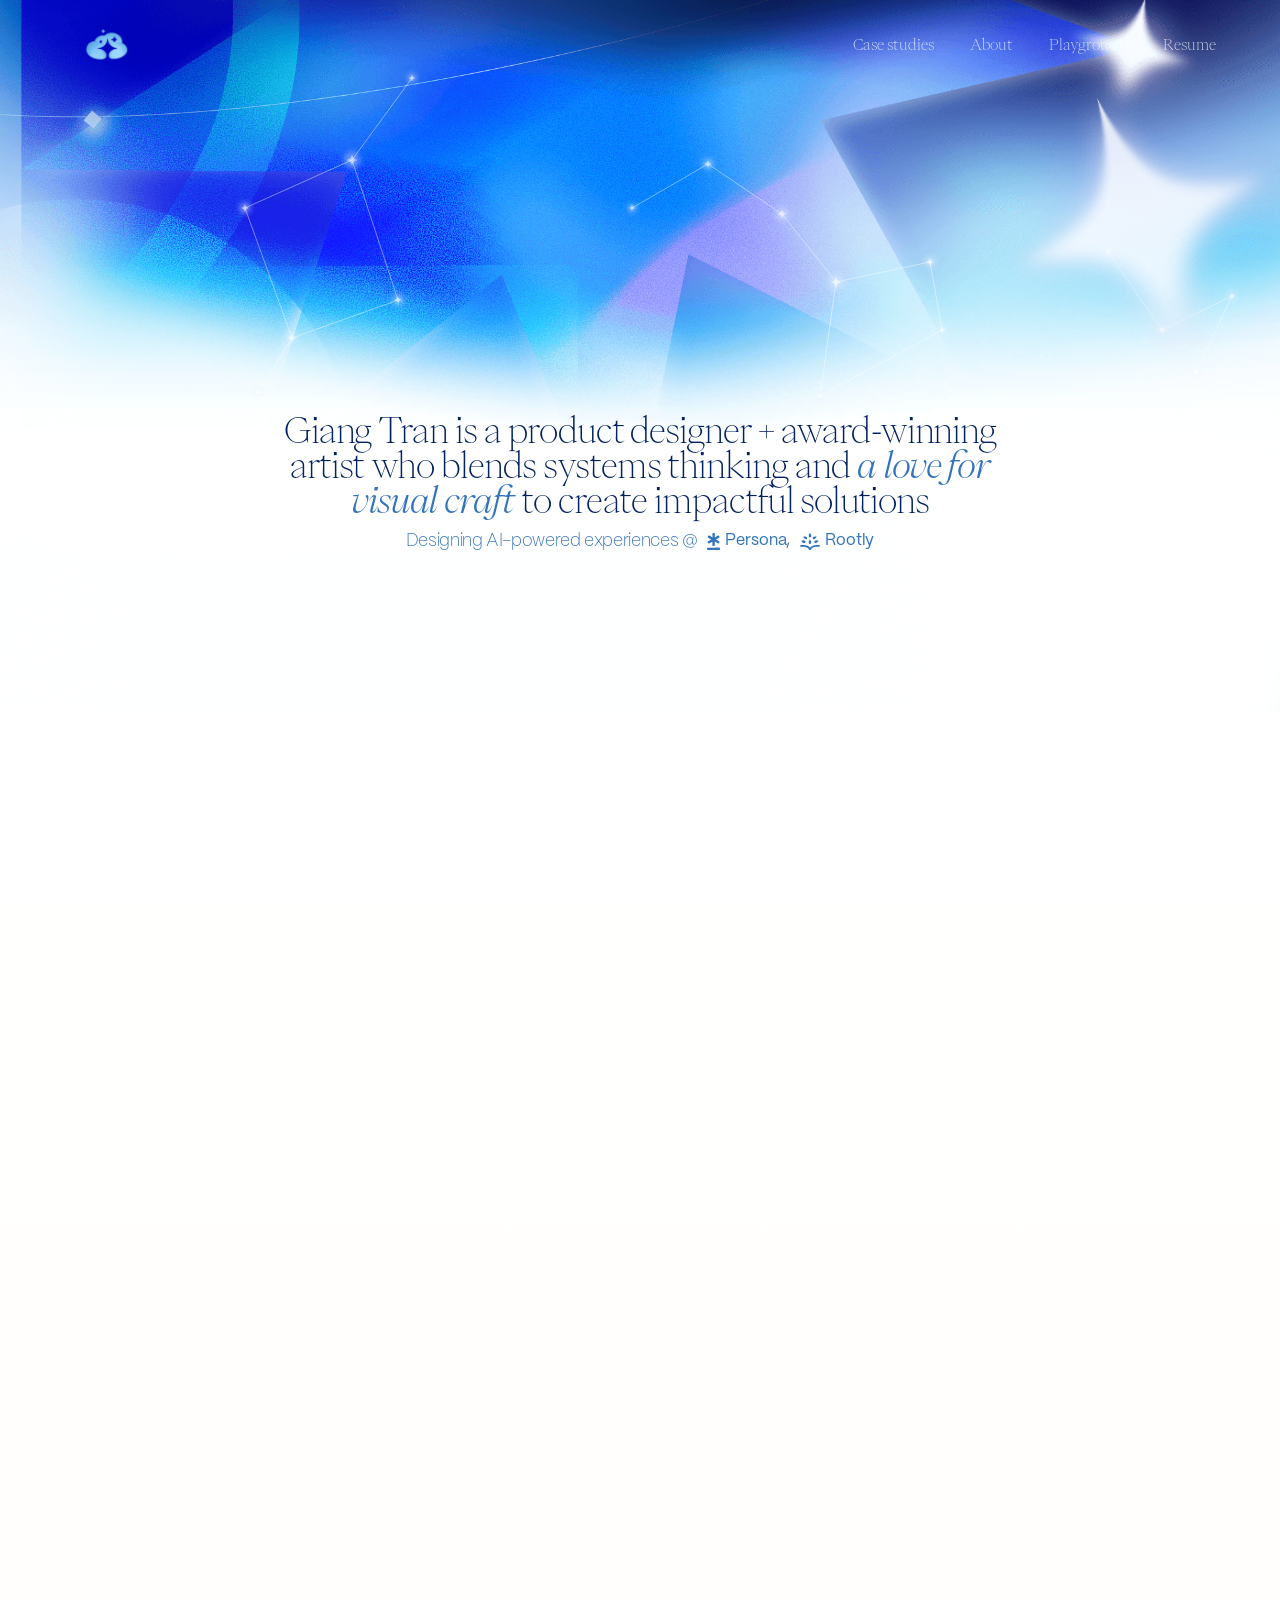
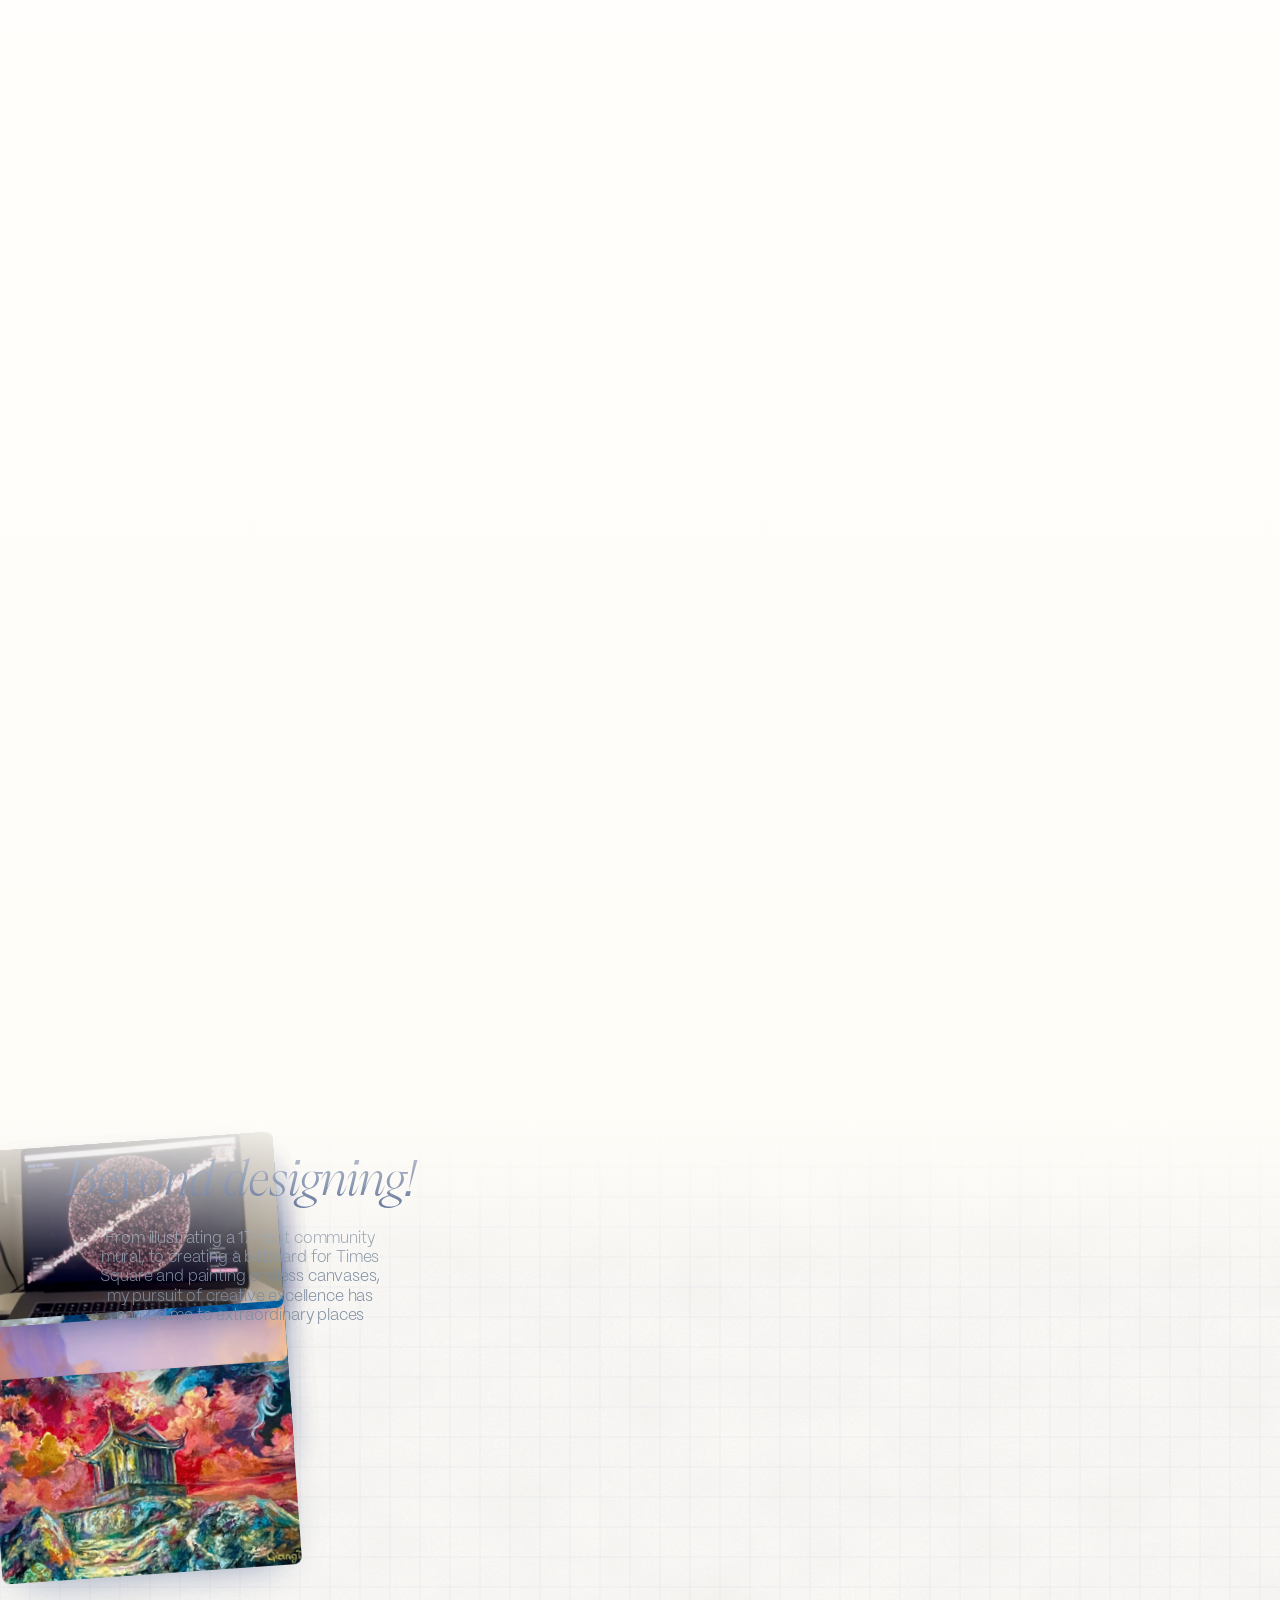
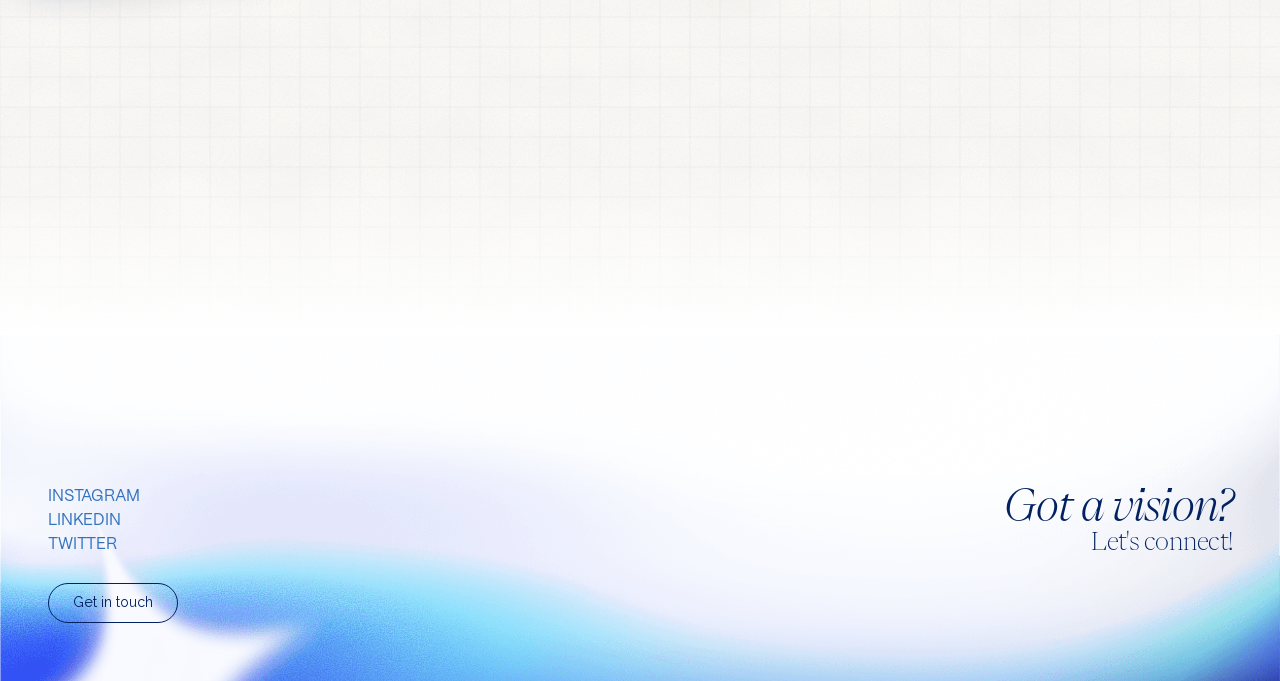
<file: index.html>
<!doctype html>
<html lang="en">
<head>
  <meta charset="utf-8">
  <meta name="viewport" content="width=device-width, initial-scale=1">
  <title>Giang's Portfolio</title>
  <meta name="description" content="Giang Tran is a product designer + award-winning artist who blends systems thinking and a love for visual craft to create impactful solutions.">
  <link rel="icon" type="image/png" href="assets/home/logo.png">
  <meta property="og:title" content="Giang's Portfolio">
  <meta property="og:description" content="Product designer + award-winning artist blending systems thinking and visual craft.">
  <meta property="og:image" content="assets/og-image.png">
  <link rel="preload" href="assets/fonts/PPEiko-Thin.woff2" as="font" type="font/woff2" crossorigin>
  <link rel="preload" href="assets/fonts/PPMori-Regular.woff2" as="font" type="font/woff2" crossorigin>
  <script>
    // Turn on motion only when it can actually run, so content is never left hidden.
    if ('IntersectionObserver' in window && !matchMedia('(prefers-reduced-motion: reduce)').matches) {
      document.documentElement.classList.add('js-motion');
    }
  </script>
  <link rel="stylesheet" href="site.css?v=f18c7867">
  <link rel="stylesheet" href="styles.css?v=7fba7890">
</head>
<body class="home">

<!-- Shared icons -->
<svg width="0" height="0" class="visually-hidden" aria-hidden="true" focusable="false">
  <symbol id="i-arrow" viewBox="0 0 256 256">
    <path d="M200,64V168a8,8,0,0,1-16,0V83.31L69.66,197.66a8,8,0,0,1-11.32-11.32L172.69,72H88a8,8,0,0,1,0-16H192A8,8,0,0,1,200,64Z"/>
  </symbol>
  <symbol id="i-persona" viewBox="0 0 13.018 17.077">
    <path d="M5.986.015c.336-.008 1.171-.058 1.434.083.495.264.38 1.575.377 2.048-.008.76-.006 1.519.006 2.279.658-.322 3.205-2.012 3.723-1.911.183.035.345.161.452.31.213.297.64.962.559 1.326-.037.164-.122.27-.245.379-.682.607-2.402 1.4-3.288 1.959.648.424 3.306 1.712 3.504 2.233.074.194.04.404-.049.585-.16.332-.476 1.006-.847 1.122-.561.175-3.156-1.541-3.809-1.885-.029 1.044.011 2.094 0 3.139-.006.572.022 1-.564 1.257-.492.009-1.528.134-1.741-.455-.237-.651.156-3.339-.161-3.815-.382-.101-3.02 1.933-3.623 1.776-.531-.14-1.528-1.576-.687-2.092C2.09 7.7 3.153 7.114 4.221 6.49 3.638 6.084.865 4.741.709 4.249.57 3.813.931 3.343 1.138 2.978c.121-.213.297-.396.542-.459a.6.6 0 0 1 .372.025c.769.279 2.567 1.434 3.367 1.886.073-.962-.016-1.97.013-2.936C5.453.789 5.265.366 5.986.015ZM.471 14.714c.831-.04 1.874-.013 2.716-.013h4.926c1.363 0 3.126-.047 4.508.064.514.157.379 1.023.385 1.386.008.504-.047.668-.456.899-.809.045-1.84.019-2.663.02l-4.751.003H2.334c-.602 0-1.27.018-1.866-.063-.648-.088-.447-1.416-.409-1.863.018-.204.253-.34.412-.433Z"/>
  </symbol>
  <symbol id="i-rootly" viewBox="0 0 19.749 17.25">
    <path d="M1.105 12.275c.171-.028.613-.014.794-.014 2.517.008 6.45.36 7.998 2.684.363-.68 1.298-1.317 1.978-1.624 2.001-.904 4.296-1.079 6.46-1.042.445.007.978.023 1.414.09-.075.363-.141 1.314-.179 1.723-.482-.039-.994-.077-1.476-.074-2.157-.014-7.174.186-7.214 3.232l-1.999-.001v-.103c-.088-2.958-5.273-3.162-7.36-3.127-.448.007-.898.049-1.346.065A17 17 0 0 0 0 12.335c.368-.018.737-.038 1.105-.06ZM15.99 7.456c.55-.163 2.021.336 2.56.58-.63.811-1.109 1.417-2.034 1.906-.588.278-1.327.372-1.866-.076a1.23 1.23 0 0 1-.438-.844c-.085-1.02.937-1.497 1.778-1.567ZM3.063 7.46c.294-.033.592-.02.882.036.472.092.937.328 1.211.743a1.26 1.26 0 0 1-.354 1.721c-.421.273-.868.244-1.329.142-1.098-.363-1.761-1.171-2.44-2.066.677-.307 1.289-.496 2.03-.576Zm1.044-3.989c2.868-.372 3.982 2.454 1.754 2.894-1.509 0-2.335-1.518-2.958-2.695.396-.096.799-.163 1.204-.2Zm10.655-.004c.385-.098 1.5.104 1.896.203-.459 1.049-1.174 2.119-2.246 2.579-.489.152-1.019.154-1.435-.192a1.18 1.18 0 0 1-.422-.809c-.102-1.2 1.256-1.705 2.207-1.781ZM9.665 0c.014.001.045.006.055.015.58.607 1.135 1.437 1.353 2.256.248.937.039 1.933-1.008 2.203-.822.038-1.308-.468-1.452-1.258C8.408 2.087 9.058.904 9.665 0Zm.052 6.565c.005.003.03.013.033.017.805.973 1.836 2.576 1.145 3.858-.211.39-.608.557-.905.637-.821.024-1.294-.482-1.423-1.272-.192-1.17.513-2.321 1.15-3.24Z"/>
  </symbol>
</svg>

<nav class="nav nav--over" aria-label="Main">
  <a class="nav__logo" href="./" aria-label="Giang Tran, home"><img src="assets/home/logo.png" width="228" height="208" alt=""></a>
  <div class="nav__links" id="nav-links">
    <a href="#works">Case studies</a>
    <a href="about-me/">About</a>
    <a href="playground/">Playground</a>
    <a href="https://drive.google.com/file/d/1SyA3VrIay-27mWClztjOkhmCMgIzXOL6/view?usp=sharing" target="_blank" rel="noopener">Resume</a>
    <a class="nav__mail" href="mailto:giangt.edu@gmail.com">Get in touch</a>
  </div>
  <button class="nav__toggle" type="button" aria-label="Menu" aria-expanded="false" aria-controls="nav-links"><span></span><span></span></button>
</nav>

<header class="hero">
  <div class="hero__art" aria-hidden="true">
    <img class="hero__bg" src="assets/home/hero-bg.png" width="2048" height="1277" alt="">
    <svg class="hero__stars" viewBox="0 0 1440 712" preserveAspectRatio="xMidYMin slice">
      <g class="constellation">
        <polyline points="325,208 432,160 478,300 372,338 325,208"/>
        <polyline points="432,160 492,78"/>
        <polyline points="372,338 338,392"/>
        <g class="star" data-at="325,208"><circle class="star__halo" cx="325" cy="208" r="6"/><path d="M325,204 Q325.6,207.4 329,208 Q325.6,208.6 325,212 Q324.4,208.6 321,208 Q324.4,207.4 325,204Z"/></g><g class="star" data-at="432,160"><circle class="star__halo" cx="432" cy="160" r="8.4"/><path d="M432,154.4 Q432.8,159.2 437.6,160 Q432.8,160.8 432,165.6 Q431.2,160.8 426.4,160 Q431.2,159.2 432,154.4Z"/></g><g class="star" data-at="478,300"><circle class="star__halo" cx="478" cy="300" r="6"/><path d="M478,296 Q478.6,299.4 482,300 Q478.6,300.6 478,304 Q477.4,300.6 474,300 Q477.4,299.4 478,296Z"/></g>
        <g class="star" data-at="372,338"><circle class="star__halo" cx="372" cy="338" r="6"/><path d="M372,334 Q372.6,337.4 376,338 Q372.6,338.6 372,342 Q371.4,338.6 368,338 Q371.4,337.4 372,334Z"/></g><g class="star" data-at="492,78"><circle class="star__halo" cx="492" cy="78" r="4.8"/><path d="M492,74.8 Q492.4,77.6 495.2,78 Q492.4,78.4 492,81.2 Q491.6,78.4 488.8,78 Q491.6,77.6 492,74.8Z"/></g><g class="star" data-at="338,392"><circle class="star__halo" cx="338" cy="392" r="4.8"/><path d="M338,388.8 Q338.4,391.6 341.2,392 Q338.4,392.4 338,395.2 Q337.6,392.4 334.8,392 Q337.6,391.6 338,388.8Z"/></g>
      </g>
      <g class="constellation constellation--b">
        <polyline points="712,208 788,164 862,214 916,282 1010,262 1022,330 900,396"/>
        <polyline points="916,282 900,396"/>
        <g class="star" data-at="712,208"><circle class="star__halo" cx="712" cy="208" r="4.8"/><path d="M712,204.8 Q712.4,207.6 715.2,208 Q712.4,208.4 712,211.2 Q711.6,208.4 708.8,208 Q711.6,207.6 712,204.8Z"/></g><g class="star" data-at="788,164"><circle class="star__halo" cx="788" cy="164" r="6"/><path d="M788,160 Q788.6,163.4 792,164 Q788.6,164.6 788,168 Q787.4,164.6 784,164 Q787.4,163.4 788,160Z"/></g><g class="star" data-at="862,214"><circle class="star__halo" cx="862" cy="214" r="7.2"/><path d="M862,209.2 Q862.7,213.3 866.8,214 Q862.7,214.7 862,218.8 Q861.3,214.7 857.2,214 Q861.3,213.3 862,209.2Z"/></g>
        <g class="star" data-at="916,282"><circle class="star__halo" cx="916" cy="282" r="8.4"/><path d="M916,276.4 Q916.8,281.2 921.6,282 Q916.8,282.8 916,287.6 Q915.2,282.8 910.4,282 Q915.2,281.2 916,276.4Z"/></g><g class="star" data-at="1010,262"><circle class="star__halo" cx="1010" cy="262" r="6"/><path d="M1010,258 Q1010.6,261.4 1014,262 Q1010.6,262.6 1010,266 Q1009.4,262.6 1006,262 Q1009.4,261.4 1010,258Z"/></g><g class="star" data-at="1022,330"><circle class="star__halo" cx="1022" cy="330" r="4.8"/><path d="M1022,326.8 Q1022.4,329.6 1025.2,330 Q1022.4,330.4 1022,333.2 Q1021.6,330.4 1018.8,330 Q1021.6,329.6 1022,326.8Z"/></g><g class="star" data-at="900,396"><circle class="star__halo" cx="900" cy="396" r="4.8"/><path d="M900,392.8 Q900.4,395.6 903.2,396 Q900.4,396.4 900,399.2 Q899.6,396.4 896.8,396 Q899.6,395.6 900,392.8Z"/></g>
      </g>
      <g class="constellation constellation--c">
        <polyline points="1188,252 1242,330 1312,296 1276,372"/>
        <g class="star" data-at="1188,252"><circle class="star__halo" cx="1188" cy="252" r="4.8"/><path d="M1188,248.8 Q1188.4,251.6 1191.2,252 Q1188.4,252.4 1188,255.2 Q1187.6,252.4 1184.8,252 Q1187.6,251.6 1188,248.8Z"/></g><g class="star" data-at="1242,330"><circle class="star__halo" cx="1242" cy="330" r="6"/><path d="M1242,326 Q1242.6,329.4 1246,330 Q1242.6,330.6 1242,334 Q1241.4,330.6 1238,330 Q1241.4,329.4 1242,326Z"/></g><g class="star" data-at="1312,296"><circle class="star__halo" cx="1312" cy="296" r="4.8"/><path d="M1312,292.8 Q1312.4,295.6 1315.2,296 Q1312.4,296.4 1312,299.2 Q1311.6,296.4 1308.8,296 Q1311.6,295.6 1312,292.8Z"/></g><g class="star" data-at="1276,372"><circle class="star__halo" cx="1276" cy="372" r="4.8"/><path d="M1276,368.8 Q1276.4,371.6 1279.2,372 Q1276.4,372.4 1276,375.2 Q1275.6,372.4 1272.8,372 Q1275.6,371.6 1276,368.8Z"/></g>
      </g>
    </svg>
    <img class="hero__sparkle" src="assets/home/sparkle.png" width="945" height="916" alt="">
  </div>

  <div class="hero__copy">
    <h1 class="hero__title" data-words>Giang Tran is a product designer + award-winning artist who blends systems thinking and <em>a love for visual craft</em> to create impactful solutions</h1>
    <p class="hero__now">
      <span>Designing AI-powered experiences @</span>
      <a href="persona/"><svg class="mark mark--persona"><use href="#i-persona"/></svg>Persona,</a>
      <a href="rootly/"><svg class="mark mark--rootly"><use href="#i-rootly"/></svg>Rootly</a>
    </p>
  </div>
</header>

<main>
  <section class="works" id="works" aria-label="Case studies">
    <div class="works__grid">

      <div class="works__row">
        <a class="work" href="persona/">
          <div class="work__media"><video data-autoplay muted loop playsinline preload="metadata" poster="assets/home/cover-persona.png" aria-label="Persona's Flow Editor with the theme panel open"><source src="assets/video/cover-persona.mp4" type="video/mp4"></video></div>
          <h2 class="work__title">Persona <svg><use href="#i-arrow"/></svg></h2>
          <p class="work__desc">Shaping foundational architecture, logic and product patterns for the world's leading identity verification platform</p>
          <ul class="tags"><li>Systems Thinking</li><li>Interaction Design</li><li>Enterprise SaaS</li></ul>
        </a>
        <a class="work" href="rootly/">
          <div class="work__media"><video data-autoplay muted loop playsinline preload="metadata" poster="assets/home/posters/cover-rootly.jpg" aria-label="Rootly AI: where AI and your teams resolve incidents together"><source src="assets/video/cover-rootly.mp4" type="video/mp4"></video></div>
          <h2 class="work__title">Rootly <svg><use href="#i-arrow"/></svg></h2>
          <p class="work__desc">Driving product features, branding, and AI-native workflows for an enterprise on-call platform used by Fortune 500s</p>
          <ul class="tags"><li>Developer Tools</li><li>0-to-1</li><li>AI Workflows</li></ul>
        </a>
      </div>

      <div class="works__row">
        <a class="work" href="purepoker/">
          <div class="work__media"><img src="assets/home/cover-pure.png" width="2048" height="1510" alt="Three custom Pure playing card backs on a navy background" loading="lazy"></div>
          <h2 class="work__title">Pure <svg><use href="#i-arrow"/></svg></h2>
          <p class="work__desc">Bringing structure to the world's first fully compliant, community driven, and rake-free poker network.</p>
          <ul class="tags"><li>Consumer UI</li><li>iOS &amp; Web</li></ul>
        </a>
        <a class="work" href="kinoai/">
          <div class="work__media"><img src="assets/home/cover-kino.png" width="1294" height="844" alt="Kino's multicam editing interface showing four camera angles" loading="lazy"></div>
          <h2 class="work__title">Kino AI <svg><use href="#i-arrow"/></svg></h2>
          <p class="work__desc">Reimagining how editors navigate multicam footage and AI-first metadata</p>
          <ul class="tags"><li>AI-native</li><li>Proof of Concept</li></ul>
        </a>
      </div>

      <div class="works__row">
        <a class="work" href="socratica/">
          <div class="work__media"><img src="assets/home/cover-socratica.png" width="1893" height="1302" alt="Socratica Symposium 2026 poster with painterly characters" loading="lazy"></div>
          <h2 class="work__title">Socratica <svg><use href="#i-arrow"/></svg></h2>
          <p class="work__desc">A dynamic &amp; scalable visual identity for a rapidly expanding, multi-city maker collective</p>
          <ul class="tags"><li>Brand Identity</li><li>Art &amp; Tech</li></ul>
        </a>
        <div class="work work--soon">
          <div class="work__media"><img src="assets/home/cover-totalis.png" width="2048" height="1427" alt="Totalis: a glowing doorway standing in a field of flowers at night" loading="lazy"></div>
          <h2 class="work__title">Totalis <svg><use href="#i-arrow"/></svg></h2>
          <p class="work__desc">Designing the next primitive for prediction markets</p>
          <ul class="tags"><li>Fintech</li><li>UX Strategy</li><li>Emerging Tech</li></ul>
        </div>
      </div>

    </div>
  </section>

  <section class="beyond" id="beyond" data-star-trail>
    <div class="beyond__stage" data-drag-stage>
      <!-- An endless, tilted wall of work. site.js repeats these pieces to fill
           the space, sizes them, and wraps them around as you drag. -->
      <div class="beyond__canvas" data-drag-canvas>
        <figure class="beyond__item" style="--ratio: 977 / 1024">
          <img src="assets/home/b-mural.png" width="977" height="1024" alt="Giang sitting in front of her 17-foot mural at the University of Waterloo" loading="lazy" draggable="false">
          <figcaption>My 17-feet digital art mural on display at the University of Waterloo</figcaption>
        </figure>
        <figure class="beyond__item" style="--ratio: 800 / 456">
          <video muted loop playsinline preload="none" poster="assets/home/posters/b-symposium.jpg" aria-label="Footage from the Socratica Symposium">
            <source src="assets/video/b-symposium.mp4" type="video/mp4">
          </video>
          <figcaption>Leading design for the world's greatest day of making</figcaption>
        </figure>
        <figure class="beyond__item" style="--ratio: 1024 / 576">
          <img src="assets/home/b-happyhour.jpeg" width="1024" height="576" alt="Event graphics for Rootly's KubeCon happy hour" loading="lazy" draggable="false">
        </figure>
        <figure class="beyond__item" style="--ratio: 800 / 444">
          <video muted loop playsinline preload="none" poster="assets/home/posters/b-col1.jpg" aria-label="An isometric illustration of Tokyo with travel photos popping up">
            <source src="assets/video/b-col1.mp4" type="video/mp4">
          </video>
        </figure>
        <figure class="beyond__item" style="--ratio: 720 / 776">
          <video muted loop playsinline preload="none" poster="assets/home/posters/b-billboard.jpg" aria-label="A Rootly billboard playing in Times Square">
            <source src="assets/video/b-billboard.mp4" type="video/mp4">
          </video>
          <figcaption>Designing a billboard for the New York Times Square!</figcaption>
        </figure>
        <figure class="beyond__item" style="--ratio: 1024 / 559">
          <img src="assets/home/b-speaking.png" width="1024" height="559" alt="A stage with a giant collage of Giang's paintings projected behind it" loading="lazy" draggable="false">
          <figcaption>Speaking in front of 3000+ people about my artistic journey</figcaption>
        </figure>
        <figure class="beyond__item" style="--ratio: 710 / 1024">
          <img src="assets/home/b-isometric.png" width="710" height="1024" alt="Isometric painting of a Japanese street and temple" loading="lazy" draggable="false">
        </figure>
        <figure class="beyond__item" style="--ratio: 640 / 352">
          <video muted loop playsinline preload="none" poster="assets/home/posters/b-interview.jpg" aria-label="Giang interviewed as Faculty of Arts Co-op Student of the Year">
            <source src="assets/video/b-interview.mp4" type="video/mp4">
          </video>
        </figure>
        <figure class="beyond__item" style="--ratio: 800 / 611">
          <video muted loop playsinline preload="none" poster="assets/home/posters/b-col3.jpg" aria-label="Animated Rootly event invitations">
            <source src="assets/video/b-col3.mp4" type="video/mp4">
          </video>
        </figure>
        <figure class="beyond__item" style="--ratio: 1024 / 600">
          <img src="assets/home/b-dragon.png" width="1024" height="600" alt="Swirling dragon painting in blues and golds" loading="lazy" draggable="false">
        </figure>
        <figure class="beyond__item" style="--ratio: 640 / 360">
          <video muted loop playsinline preload="none" poster="assets/home/posters/b-handtracking.jpg" aria-label="A particle model reacting to hand movement">
            <source src="assets/video/b-handtracking.mp4" type="video/mp4">
          </video>
          <figcaption>A hand-tracking 3D model, changing with distance and pressure</figcaption>
        </figure>
      </div>

      <div class="beyond__head">
        <h2>Beyond designing!</h2>
        <p>From illustrating a 17-foot community mural, to creating a billboard for Times Square and painting endless canvases, my pursuit of creative excellence has carried me to extraordinary places</p>
      </div>

    </div>
  </section>
</main>

<footer class="site-footer">
  <img class="site-footer__bg" src="assets/home/footer-bg.png" width="2048" height="912" alt="" loading="lazy">
  <div class="site-footer__inner">
    <div>
      <ul class="site-footer__social">
        <li><a href="https://www.instagram.com/giangtran_0901/" target="_blank" rel="noopener">INSTAGRAM</a></li>
        <li><a href="https://www.linkedin.com/in/giang-tran0901/" target="_blank" rel="noopener">LINKEDIN</a></li>
        <li><a href="https://x.com/giangtr0901" target="_blank" rel="noopener">TWITTER</a></li>
      </ul>
      <a class="pill" href="mailto:giangt.edu@gmail.com">Get in touch</a>
    </div>
    <div class="site-footer__cta">
      <p class="site-footer__script">Got a vision?</p>
      <p class="site-footer__connect">Let's connect!</p>
    </div>
  </div>
</footer>

<script src="site.js?v=5f1bb084" defer></script>
</body>
</html>
</file>
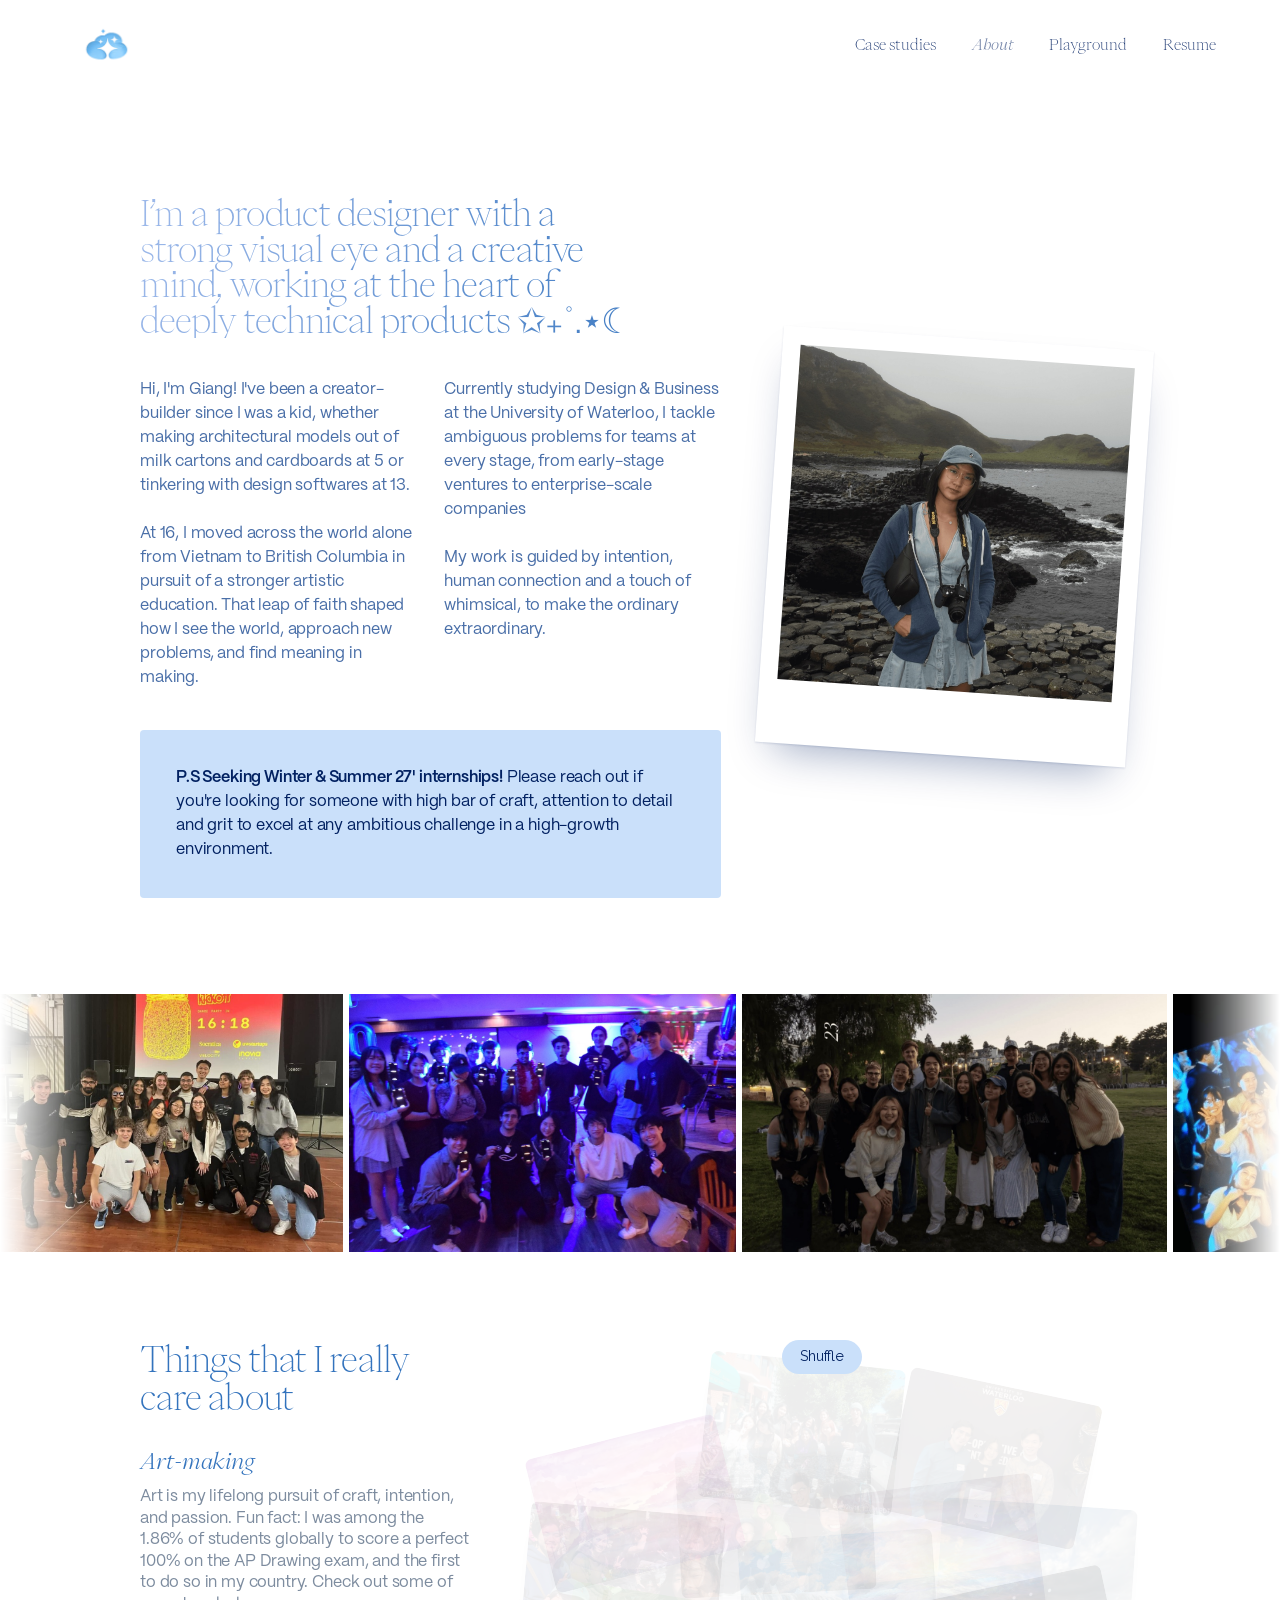
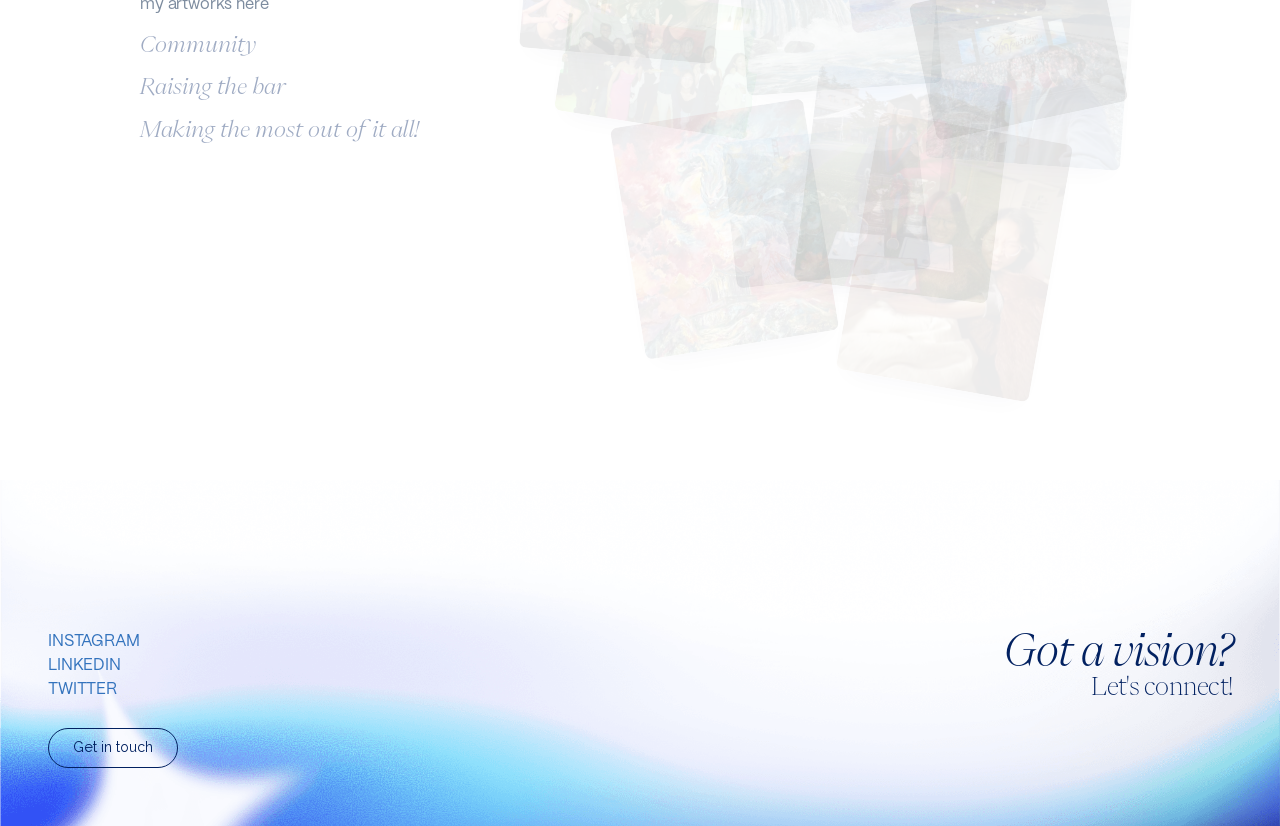
<file: about-me/index.html>
<!doctype html>
<html lang="en">
<head>
  <meta charset="utf-8">
  <meta name="viewport" content="width=device-width, initial-scale=1">
  <title>About · Giang Tran</title>
  <meta name="description" content="Giang Tran is a product designer crafting digital experiences where visual polish matters just as much as the systems underneath.">
  <link rel="icon" type="image/png" href="../assets/home/logo.png">
  <link rel="preload" href="../assets/fonts/PPMori-Regular.woff2" as="font" type="font/woff2" crossorigin>
  <link rel="preload" href="../assets/fonts/PPEiko-Thin.woff2" as="font" type="font/woff2" crossorigin>
  <script>
    // Turn on scroll reveals only when they can actually run, so content is never left hidden.
    if ('IntersectionObserver' in window && !matchMedia('(prefers-reduced-motion: reduce)').matches) {
      document.documentElement.classList.add('js-on');
    }
  </script>
  <link rel="stylesheet" href="../site.css?v=f18c7867">
  <link rel="stylesheet" href="../pages.css?v=8ec52931">
</head>
<body class="page page--about">

<nav class="nav" aria-label="Main">
  <a class="nav__logo" href="../" aria-label="Giang Tran, home"><img src="../assets/home/logo.png" width="228" height="208" alt=""></a>
  <div class="nav__links" id="nav-links">
    <a href="../#works">Case studies</a>
    <a href="../about-me/" aria-current="page">About</a>
    <a href="../playground/">Playground</a>
    <a href="https://drive.google.com/file/d/1SyA3VrIay-27mWClztjOkhmCMgIzXOL6/view?usp=sharing" target="_blank" rel="noopener">Resume</a>
    <a class="nav__mail" href="mailto:giangt.edu@gmail.com">Get in touch</a>
  </div>
  <button class="nav__toggle" type="button" aria-label="Menu" aria-expanded="false" aria-controls="nav-links"><span></span><span></span></button>
</nav>

<main>
  <section class="about-intro wrap">
    <div>
      <h1 class="headline">I’m a product designer with a strong visual eye and a creative mind, working at the heart of deeply technical products ✩₊˚.⋆☾</h1>
      <div class="about-intro__cols">
        <div>
          <p>Hi, I'm Giang! I've been a creator-builder since I was a kid, whether making architectural models out of milk cartons and cardboards at 5 or tinkering with design softwares at 13.</p>
          <p>At 16, I moved across the world alone from Vietnam to British Columbia in pursuit of a stronger artistic education. That leap of faith shaped how I see the world, approach new problems, and find meaning in making.</p>
        </div>
        <div>
          <p>Currently studying Design &amp; Business at the University of Waterloo, I tackle ambiguous problems for teams at every stage, from early-stage ventures to enterprise-scale companies</p>
          <p>My work is guided by intention, human connection and a touch of whimsical, to make the ordinary extraordinary.</p>
        </div>
      </div>
      <p class="note"><strong>P.S Seeking Winter &amp; Summer 27' internships!</strong> Please reach out if you're looking for someone with high bar of craft, attention to detail and grit to excel at any ambitious challenge in a high-growth environment.</p>
    </div>
    <figure class="polaroid">
      <img src="../assets/about/04.jpg" width="1100" height="1062" alt="Giang standing on coastal rocks with a camera">
    </figure>
  </section>

  <div class="ticker" aria-label="Photos with friends and communities">
    <div class="ticker__track">
      <img src="../assets/about/05.jpg" width="1100" height="827" alt="A hackathon team photo">
      <img src="../assets/about/06.jpg" width="1100" height="733" alt="A crowd at a late-night event under purple light">
      <img src="../assets/about/07.jpg" width="1100" height="668" alt="Friends gathered outdoors at dusk">
      <img src="../assets/about/08.jpg" width="1100" height="981" alt="A big group selfie">
      <img src="../assets/about/09.jpg" width="1100" height="834" alt="Giang at a co-working session">
      <img src="../assets/about/10.jpeg" width="1100" height="734" alt="Friends at dinner">
      <img src="../assets/about/11.jpg" width="1100" height="789" alt="A team holding a sign outdoors">
      <img src="../assets/about/12.jpg" width="1100" height="733" alt="A group photo in a park">
      <!-- repeated once so the loop is seamless -->
      <img src="../assets/about/05.jpg" width="1100" height="827" alt="">
      <img src="../assets/about/06.jpg" width="1100" height="733" alt="">
      <img src="../assets/about/07.jpg" width="1100" height="668" alt="">
      <img src="../assets/about/08.jpg" width="1100" height="981" alt="">
      <img src="../assets/about/09.jpg" width="1100" height="834" alt="">
      <img src="../assets/about/10.jpeg" width="1100" height="734" alt="">
      <img src="../assets/about/11.jpg" width="1100" height="789" alt="">
      <img src="../assets/about/12.jpg" width="1100" height="733" alt="">
    </div>
  </div>

  <section class="cares">
    <div class="cares__inner wrap">
      <div>
        <h2>Things that I really care about</h2>
        <ul class="cares__list" data-cares>
          <li class="is-active">
            <button type="button" data-topic="art" aria-expanded="true" aria-controls="care-art">Art-making</button>
            <div class="cares__text" id="care-art"><p>Art is my lifelong pursuit of craft, intention, and passion. Fun fact: I was among the 1.86% of students globally to score a perfect 100% on the AP Drawing exam, and the first to do so in my country. Check out some of my artworks here</p></div>
          </li>
          <li>
            <button type="button" data-topic="community" aria-expanded="false" aria-controls="care-community">Community</button>
            <div class="cares__text" id="care-community"><p>People are the beating heart of everything I build. Hosting Socratica sessions for passion projects and organizing the world’s greatest demo days showed me the unstoppable power of collective momentum and high agency.</p></div>
          </li>
          <li>
            <button type="button" data-topic="growth" aria-expanded="false" aria-controls="care-growth">Raising the bar</button>
            <div class="cares__text" id="care-growth"><p>I’m driven by an obsession with growth. I constantly push beyond my comfort zone, whether that means relocating to 5+ cities on my own or placing myself in rooms where I’m challenged to learn fast without much hand-holding.</p></div>
          </li>
          <li>
            <button type="button" data-topic="life" aria-expanded="false" aria-controls="care-life">Making the most out of it all!</button>
            <div class="cares__text" id="care-life"><p>If there’s one thing I’ve learned, it’s that the journey is just as important as the destination. I’m all about embracing new experiences (especially the ones I’m terrible at!), taking life with a grain of salt, and genuinely treasuring the people I get to share the ride with.</p></div>
          </li>
        </ul>
      </div>
      <div class="pile" data-pile>
        <button class="pill pile__shuffle" type="button">Shuffle</button>
        <img data-topic="art" style="--x:4;--y:14;--r:-14;z-index:1" src="../assets/about/13.jpg" width="1100" height="777" alt="Painting of a pink and purple sunset over a lighthouse" loading="lazy">
        <img data-topic="community" style="--x:30;--y:2;--r:6;z-index:2" src="../assets/about/18.jpg" width="1100" height="825" alt="Friends posing on a city street" loading="lazy">
        <img data-topic="art" style="--x:52;--y:22;--r:-7;z-index:3" src="../assets/about/14.jpg" width="1100" height="782" alt="Painting of a sunset over the sea" loading="lazy">
        <img data-topic="community" style="--x:8;--y:40;--r:9;z-index:4" src="../assets/about/19.jpeg" width="1100" height="733" alt="Friends dressed up at a celebration" loading="lazy">
        <img data-topic="art" style="--x:36;--y:30;--r:-4;z-index:5" src="../assets/about/15.jpg" width="1100" height="871" alt="Painting of waves under a cloudy sky" loading="lazy">
        <img data-topic="growth" style="--x:60;--y:6;--r:12;z-index:6" src="../assets/about/20.jpg" width="1100" height="825" alt="Receiving an award certificate" loading="lazy">
        <img data-topic="art" style="--x:18;--y:58;--r:-9;z-index:7" src="../assets/about/16.jpg" width="918" height="1100" alt="Dragon painting in reds and blues" loading="lazy">
        <img data-topic="growth" style="--x:46;--y:52;--r:7;z-index:8" src="../assets/about/21.jpg" width="985" height="1100" alt="Graduation photo on a lawn" loading="lazy">
        <img data-topic="community" style="--x:64;--y:38;--r:-12;z-index:9" src="../assets/about/17.jpg" width="1100" height="785" alt="Speaking on stage in front of a collage of paintings" loading="lazy">
        <img data-topic="life" style="--x:2;--y:26;--r:5;z-index:10" src="../assets/about/22.jpg" width="1100" height="825" alt="A selfie with a big group of friends" loading="lazy">
        <img data-topic="life" style="--x:26;--y:16;--r:-3;z-index:11" src="../assets/about/24.jpg" width="1100" height="825" alt="Friends on a hilltop overlooking a city" loading="lazy">
        <img data-topic="life" style="--x:54;--y:60;--r:10;z-index:12" src="../assets/about/23.jpg" width="825" height="1100" alt="A hug with family" loading="lazy">
        <img data-topic="life" style="--x:34;--y:62;--r:-6;z-index:13" src="../assets/about/25.jpg" width="1100" height="825" alt="Friends with the Golden Gate Bridge behind them" loading="lazy">
        <img data-topic="life" style="--x:66;--y:24;--r:4;z-index:14" src="../assets/about/26.jpg" width="825" height="1100" alt="Two friends on a beach at sunset" loading="lazy">
      </div>
    </div>
  </section>
</main>

<footer class="site-footer">
  <img class="site-footer__bg" src="../assets/home/footer-bg.png" width="2048" height="912" alt="" loading="lazy">
  <div class="site-footer__inner">
    <div>
      <ul class="site-footer__social">
        <li><a href="https://www.instagram.com/giangtran_0901/" target="_blank" rel="noopener">INSTAGRAM</a></li>
        <li><a href="https://www.linkedin.com/in/giang-tran0901/" target="_blank" rel="noopener">LINKEDIN</a></li>
        <li><a href="https://x.com/giangtr0901" target="_blank" rel="noopener">TWITTER</a></li>
      </ul>
      <a class="pill" href="mailto:giangt.edu@gmail.com">Get in touch</a>
    </div>
    <div class="site-footer__cta">
      <p class="site-footer__script">Got a vision?</p>
      <p class="site-footer__connect">Let's connect!</p>
    </div>
  </div>
</footer>

<script src="../site.js?v=56c943f7" defer></script>
</body>
</html>
</file>
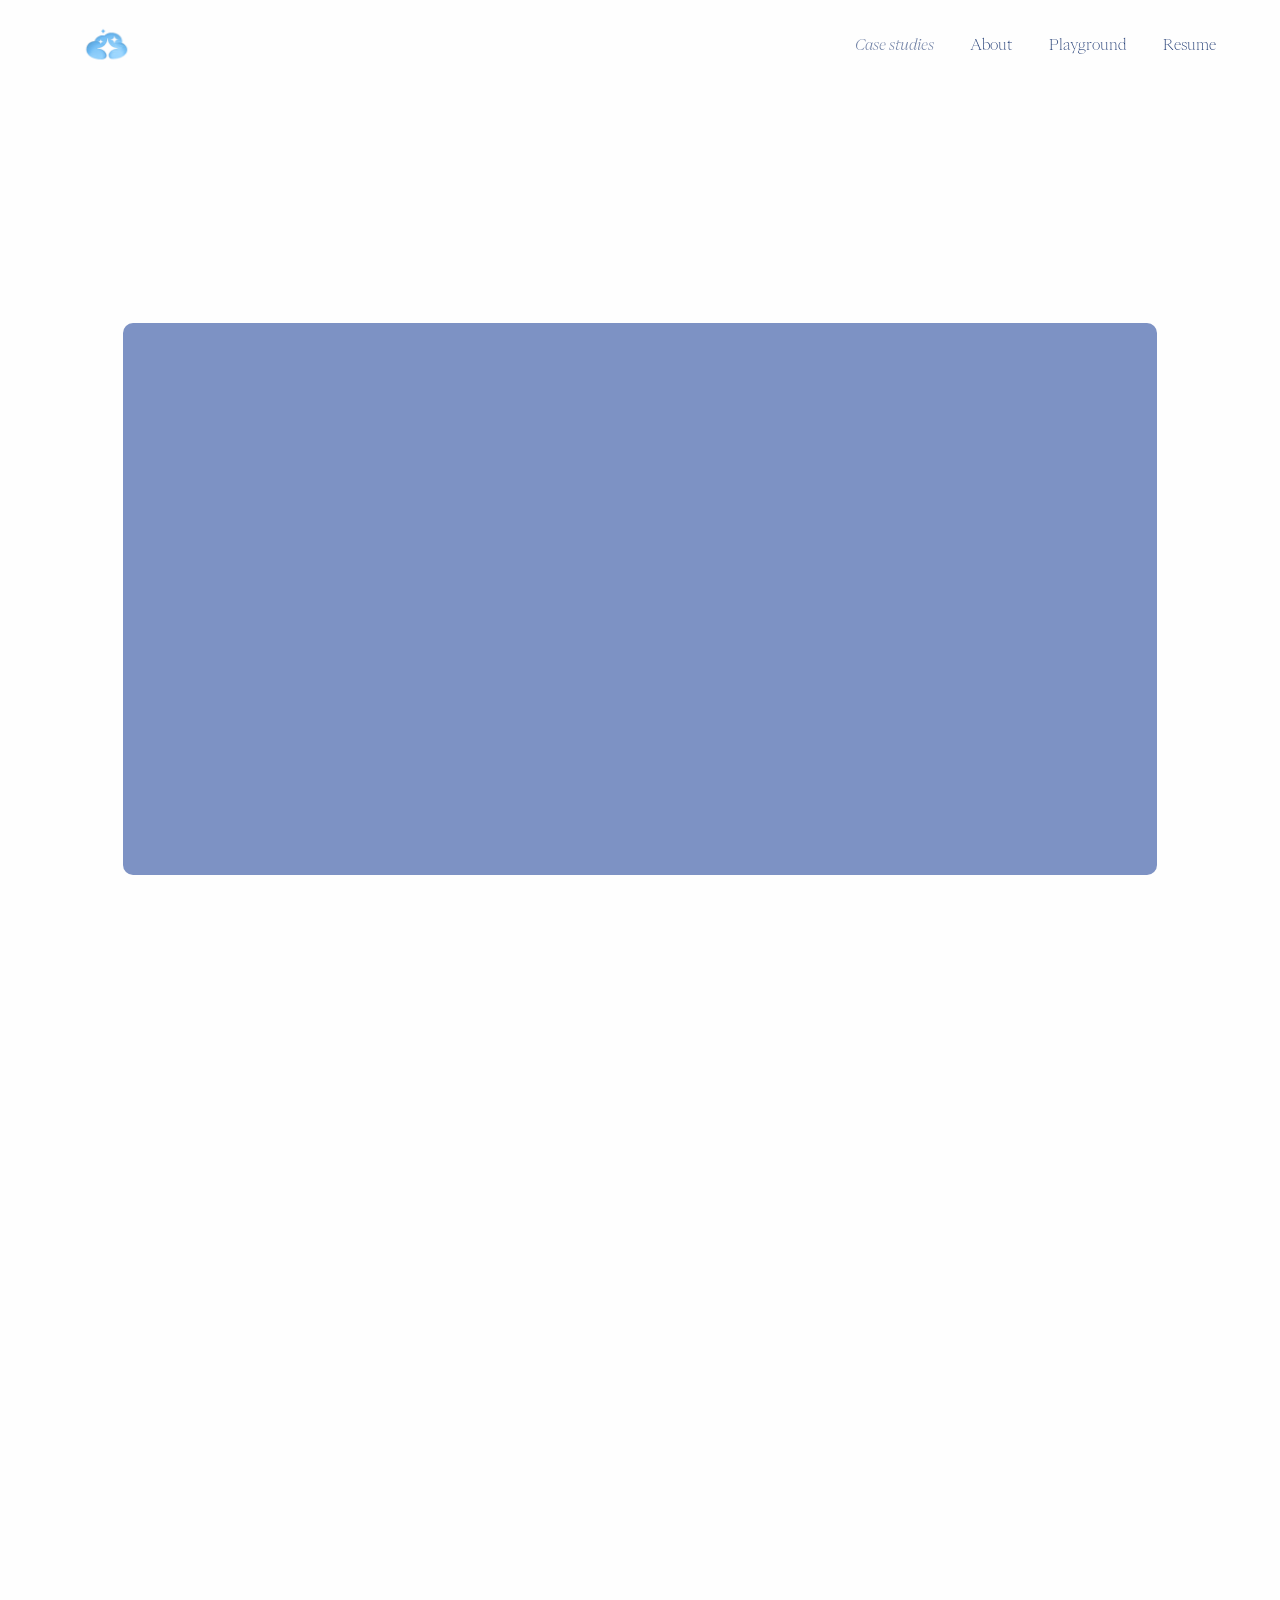
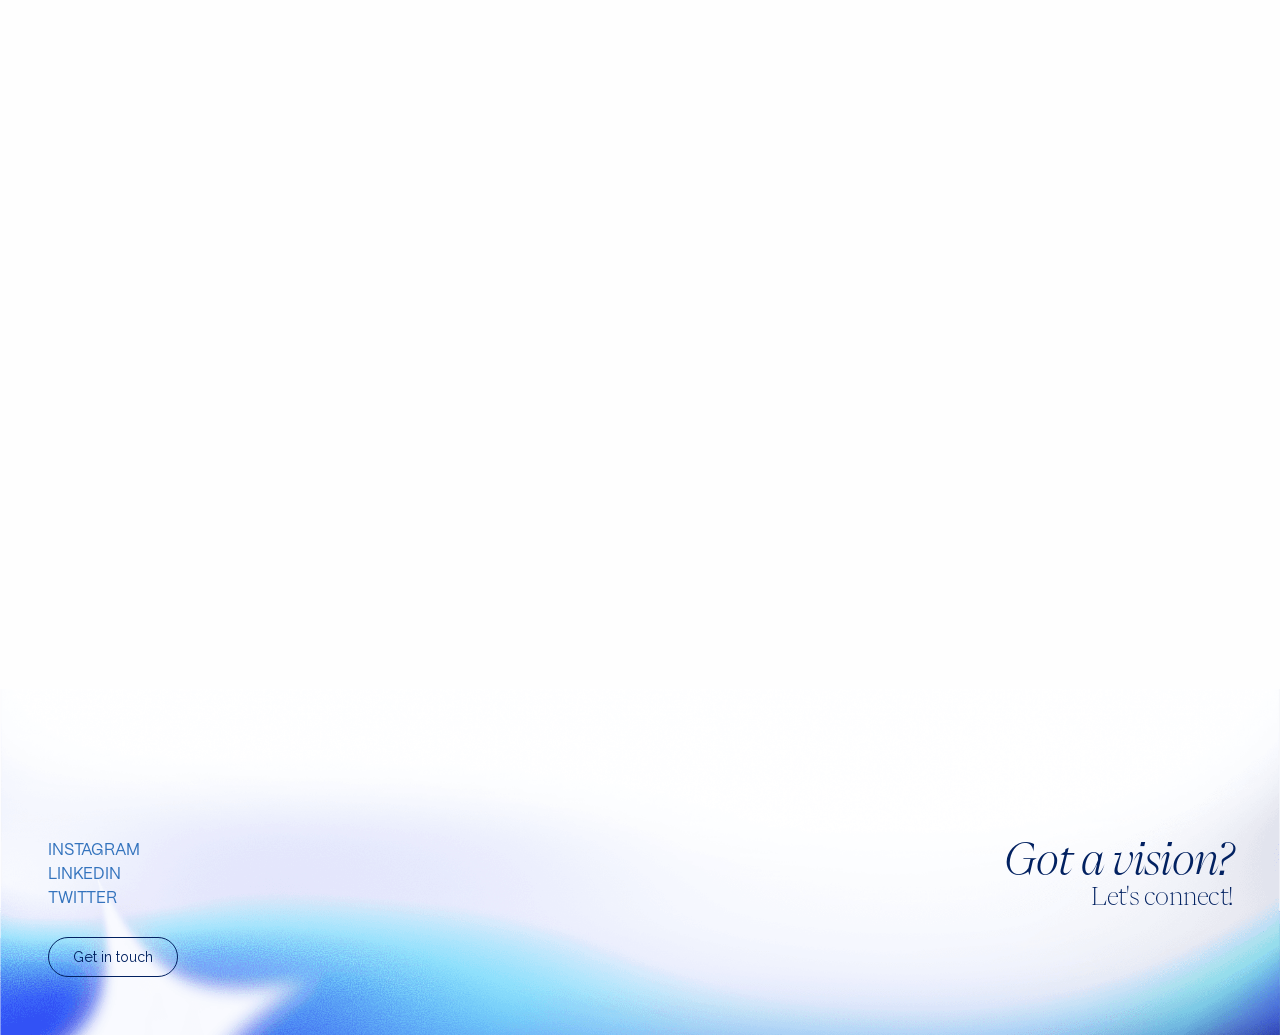
<file: kinoai/index.html>
<!doctype html>
<html lang="en">
<head>
  <meta charset="utf-8">
  <meta name="viewport" content="width=device-width, initial-scale=1">
  <title>Kino AI · Case study</title>
  <meta name="description" content="AI-first metadata view &amp; multicam browsing for filmmakers.">
  <link rel="icon" type="image/png" href="../assets/home/logo.png">
  <link rel="preload" href="../assets/fonts/PPMori-Book.woff2" as="font" type="font/woff2" crossorigin>
  <link rel="preload" href="../assets/fonts/PPMori-Regular.woff2" as="font" type="font/woff2" crossorigin>
  <link rel="preload" href="../assets/fonts/PPEiko-Medium.woff2" as="font" type="font/woff2" crossorigin>
  <script>
    // Turn on scroll reveals only when they can actually run, so content is never left hidden.
    if ('IntersectionObserver' in window && !matchMedia('(prefers-reduced-motion: reduce)').matches) {
      document.documentElement.classList.add('js-reveal');
    }
  </script>
  <link rel="stylesheet" href="../site.css?v=f18c7867">
  <link rel="stylesheet" href="../case.css?v=cf5dae7b">
</head>
<body class="case theme-kino">

<nav class="nav" aria-label="Main">
  <a class="nav__logo" href="../" aria-label="Giang Tran, home"><img src="../assets/home/logo.png" width="228" height="208" alt=""></a>
  <div class="nav__links" id="nav-links">
    <a href="../#works" aria-current="page">Case studies</a>
    <a href="../about-me/">About</a>
    <a href="../playground/">Playground</a>
    <a href="https://drive.google.com/file/d/1SyA3VrIay-27mWClztjOkhmCMgIzXOL6/view?usp=sharing" target="_blank" rel="noopener">Resume</a>
    <a class="nav__mail" href="mailto:giangt.edu@gmail.com">Get in touch</a>
  </div>
  <button class="nav__toggle" type="button" aria-label="Menu" aria-expanded="false" aria-controls="nav-links"><span></span><span></span></button>
</nav>

<header class="masthead container">
  <div class="masthead__title">
    <h1 class="display">Kino AI</h1>
    <p class="lede">AI-First Metadata View &amp; Multicam Browsing for Filmmakers</p>
  </div>
  <dl class="meta">
    <div><dt>Role</dt><dd>Sole Designer</dd></div>
    <div><dt>Timeline</dt><dd>1-week Design Sprint</dd></div>
    <div><dt>Tools</dt><dd>Figma, Figma Make</dd></div>
  </dl>
</header>

<main>

  <div class="hero hero--cover">
    <div class="container">
      <div class="hero__frame">
        <img src="../assets/kino/01.png" width="1294" height="732" alt="Kino multicam view with four camera angles of a guitarist">
      </div>
    </div>
  </div>

  <div class="container">

    <!-- Overview -->
    <section id="overview" data-toc="Overview" class="section">
      <div class="split split--aside">
        <h2 class="heading">Overview</h2>
        <div class="titleblock">
        <p class="eyebrow">At a glance</p>
        <h3 class="title">Kino is the new home for video editors</h3>
      </div>
      </div>
      <p class="body measure">Backed by YCombinator and AI Grant, Kino is an AI video assistant that helps editors search and log footage using natural-language descriptions.</p>

      <figure>
        <div class="panel panel--lilac showcase showcase--snug"><img src="../assets/kino/02.png" width="1461" height="861" alt="Kino’s existing interface: a searchable list of clips with transcripts" loading="lazy"></div>
        <figcaption class="body caption">The look into the product interface</figcaption>
      </figure>
    </section>

    <section id="problem" data-toc="The problem" class="section section--tight">
      <div class="titleblock titleblock--wide">
        <p class="eyebrow">The Problem</p>
        <h3 class="title">Today, traditional multicam editing forces filmmakers to mentally track dozens of disjointed clips &amp; massive file paths</h3>
      </div>
      <p class="body measure">While the platform excelled at precise searches across transcripts and people detection, it faced a critical UX challenge when dealing with complex multicam shoots. My work was a 1-week exploratory design sprint to answer the question:</p>

      <div class="panel panel--midnight hmw hmw--solo">
        <div class="hmw__text">
          <p class="title on-dark-muted">How might we use AI to…</p>
          <h3 class="title title--strong on-dark">create a simplified preview experience that helps filmmakers instantly visualize and connect multiple angles of the same scene?</h3>
        </div>
      </div>
    </section>

    <hr class="rule rule--spaced">

    <!-- Solutions -->
    <section id="solutions" data-toc="Solutions" class="section section--after-rule">
      <div class="split split--half">
        <h2 class="heading">Solutions</h2>
        <h3 class="title">A novel way to navigate through camera footage</h3>
      </div>

      <figure>
        <div class="panel panel--midnight showcase showcase--snug showcase--auto">
          <img src="../assets/kino/03.png" width="2048" height="1231" alt="Node view linking related clips, alternate angles and B-roll" loading="lazy">
        </div>
        <figcaption class="figcap">
          <p class="title">Nodes: Relationship-focused navigation</p>
          <p class="body">Understand how footage relates—story structure, alternate angles, B-roll connections, reaction shots.</p>
        </figcaption>
      </figure>
      <figure>
        <div class="panel panel--midnight showcase showcase--snug showcase--auto">
          <video data-autoplay muted loop playsinline preload="none" poster="../assets/kino/04-poster.jpg" style="aspect-ratio: 1940 / 1274"
               aria-label="Screen recording of the grid view playing several angles at once">
            <source src="../assets/kino/04.mp4" type="video/mp4">
          </video>
        </div>
        <figcaption class="figcap">
          <p class="title">Grid: Comparison-focused navigation</p>
          <p class="body">Direct visual comparison and simultaneous playback</p>
        </figcaption>
      </figure>
      <figure>
        <div class="panel panel--midnight showcase showcase--snug showcase--auto">
          <video data-autoplay muted loop playsinline preload="none" poster="../assets/kino/05-poster.jpg" style="aspect-ratio: 1622 / 1296"
               aria-label="Screen recording of the spatial angle map with cameras around a subject">
            <source src="../assets/kino/05.mp4" type="video/mp4">
          </video>
        </div>
        <figcaption class="figcap">
          <p class="title">Spatial angle map view</p>
          <p class="body">Visualizes the physical setup and spatial relationships of cameras</p>
        </figcaption>
      </figure>
    </section>

    <hr class="rule rule--spaced">

    <!-- Process -->
    <section id="background" data-toc="Back to the start" class="section section--after-rule">
      <h2 class="heading">Let’s go back to the start</h2>

      <div class="titleblock titleblock--wide">
        <h3 class="title">What’s the experience of clicking a video and seeing that there are shots of the same scenes, from different angles?</h3>
      </div>
      <p class="body measure">Videos in Kino should have “exotic” metadata fields, and ones that allow for more interesting, interactive UI than simply displaying a string. Specifically, what does a Multicam View look like? How do we access the full page version of this view?</p>

      <p class="eyebrow eyebrow--soft">Keeping in mind these constraints</p>
      <ul class="body bullets">
        <li>There would be at most 10 shots corresponding to one scene.</li>
        <li>Some version of this view must exist in the Kino Inspector (RHS panel) as well as its own page</li>
        <li>A file’s name and its path can be very long</li>
      </ul>
    </section>

    <section id="research" data-toc="Research" class="section">
      <div class="titleblock">
        <p class="eyebrow">Research</p>
        <h3 class="title">Investigate interaction patterns</h3>
      </div>
      <p class="body measure">I studied how other video/photo editing products handle metadata - collecting standout interaction patterns, common pitfalls to avoid, and “delightful but useful” ideas worth borrowing. I broke down why each pattern works, where it breaks at scale, and how to adapt the best ideas to constraints and user goals.</p>
      <div class="panel panel--grey showcase showcase--snug"><img src="../assets/kino/06.jpg" width="2048" height="1644" alt="A research board of metadata patterns from other editing tools" loading="lazy"></div>
    </section>

    <section id="pain-points" data-toc="Pain points" class="section">
      <div class="titleblock">
        <p class="eyebrow">Pain points</p>
        <h3 class="title">Designing for extreme data density</h3>
      </div>
      <div class="body prose measure">
        <p>Multicam editing produces massive amounts of complex data. We had to support up to 10 simultaneous angles per scene, accommodate incredibly long file paths, and fit the UI seamlessly into both a full-page view and the right-hand Inspector panel.</p>
        <p>As a result, the UI must adapt to the editor’s current task, not just display raw footage. Through user research, I observed 2 main mental models that editors usually think in</p>
      </div>

      <div class="grid grid--2">
        <div class="tile tile--text">
          <p class="eyebrow">When building the stories…</p>
          <h4 class="title">They think in relationships</h4>
          <p class="body">“What B-roll supports this interview?” “Where’s the reaction shot?”</p>
        </div>
        <div class="tile tile--text">
          <p class="eyebrow">When selecting the best take…</p>
          <h4 class="title">They think in comparisons</h4>
          <p class="body">“Which angle has better framing?” “Is camera 2 or 3 better here?”</p>
        </div>
      </div>
    </section>

    <hr class="rule rule--spaced">

    <!-- AI companion -->
    <section id="experience" data-toc="The experience" class="section section--after-rule">
      <div class="titleblock">
        <p class="eyebrow">Augmenting the current experience</p>
        <h3 class="title">AI as an editing companion</h3>
      </div>

      <div class="grid grid--2">
        <figure class="tile">
          <div class="tile__media tile__media--dark"><img src="../assets/kino/07.png" width="2048" height="1539" alt="Inspector panel scoring each angle for audio and stability" loading="lazy"></div>
          <figcaption><strong>Automated Triage</strong>The RHS turns AI into a practical editing assistant—auto-scoring each angle (overall, audio, stabilization) so you can triage footage fast and pick the strongest shots before editing.</figcaption>
        </figure>
        <figure class="tile">
          <div class="tile__media tile__media--dark"><img src="../assets/kino/08.png" width="2048" height="1539" alt="AI labels describing subjects and scene details" loading="lazy"></div>
          <figcaption><strong>Search by semantics</strong>AI labels scene details and subjects across angles, so you can jump to the right moment, verify context, and build selects without scrubbing.</figcaption>
        </figure>
        <figure class="tile">
          <div class="tile__media tile__media--dark"><img src="../assets/kino/09.jpg" width="2048" height="1539" alt="A monitor wall of angles with metadata overlays" loading="lazy"></div>
          <figcaption><strong>Enhanced monitoring</strong>Mirrors how professional multicam monitors work in live production, enhanced with AI metadata overlays that would be impossible in hardware.</figcaption>
        </figure>
        <figure class="tile">
          <div class="tile__media tile__media--dark"><img src="../assets/kino/10.jpg" width="2048" height="1539" alt="Clips connected as a map of narrative relationships" loading="lazy"></div>
          <figcaption><strong>Building narratives through mapping</strong>Makes the invisible visible. Instead of editors mentally tracking relationships across dozens of clips, the system visualizes them</figcaption>
        </figure>
      </div>
    </section>

    <hr class="rule rule--spaced">

    <!-- Takeaways -->
    <section id="takeaways" data-toc="Takeaways" class="section section--after-rule">
      <p class="eyebrow eyebrow--soft">Key Takeaways</p>
      <ul class="learned learned--rows">
        <li>
          <h4>AI should anticipate, not just organize</h4>
          <p class="body">Having rich metadata (composition, emotion, audio quality) is only the baseline. I learned that the true value of AI in creative tools is moving the system from a passive database to an active collaborator - one that can eventually understand editorial intent and proactively suggest the right angle for the moment.</p>
        </li>
        <li>
          <h4>Personalization is the next frontier of pro tools</h4>
          <p class="body">Watching how editors repeatedly make the same types of selections taught me that scalable AI shouldn’t force a universal standard. The ultimate goal of a smart system is to learn an editor’s unique style and silently adapt the UI to surface those preferences in future projects.</p>
        </li>
        <li>
          <h4>Balance between depth and delivery</h4>
          <p class="body">A 1-week exploratory sprint forced me to be ruthless with prioritization. By strategically relying on AI-generated blueprints and rapid prototyping tools, I learned how to balance extreme product complexity with strict delivery timelines</p>
        </li>
      </ul>
    </section>


  </div>
</main>

<footer class="site-footer">
  <img class="site-footer__bg" src="../assets/home/footer-bg.png" width="2048" height="912" alt="" loading="lazy">
  <div class="site-footer__inner">
    <div>
      <ul class="site-footer__social">
        <li><a href="https://www.instagram.com/giangtran_0901/" target="_blank" rel="noopener">INSTAGRAM</a></li>
        <li><a href="https://www.linkedin.com/in/giang-tran0901/" target="_blank" rel="noopener">LINKEDIN</a></li>
        <li><a href="https://x.com/giangtr0901" target="_blank" rel="noopener">TWITTER</a></li>
      </ul>
      <a class="pill" href="mailto:giangt.edu@gmail.com">Get in touch</a>
    </div>
    <div class="site-footer__cta">
      <p class="site-footer__script">Got a vision?</p>
      <p class="site-footer__connect">Let's connect!</p>
    </div>
  </div>
</footer>

<script src="../site.js?v=56c943f7" defer></script>
</body>
</html>
</file>
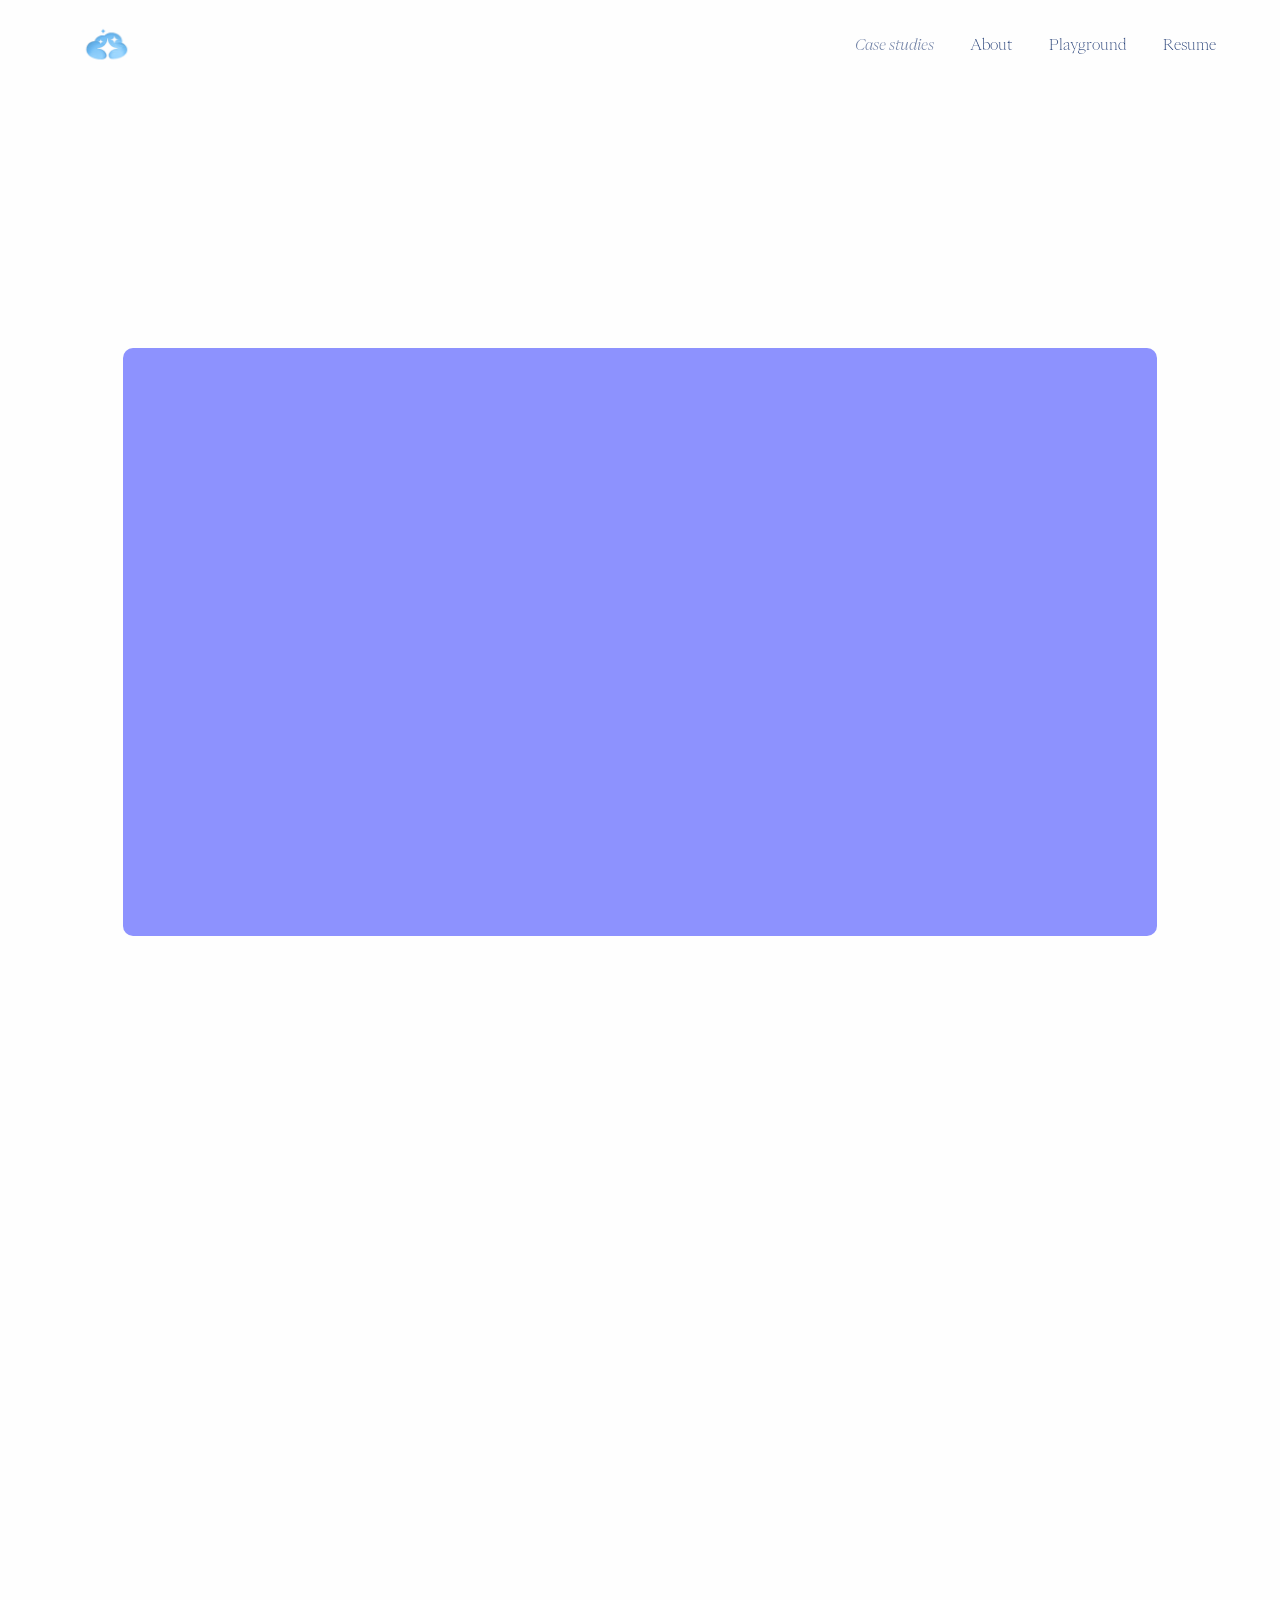
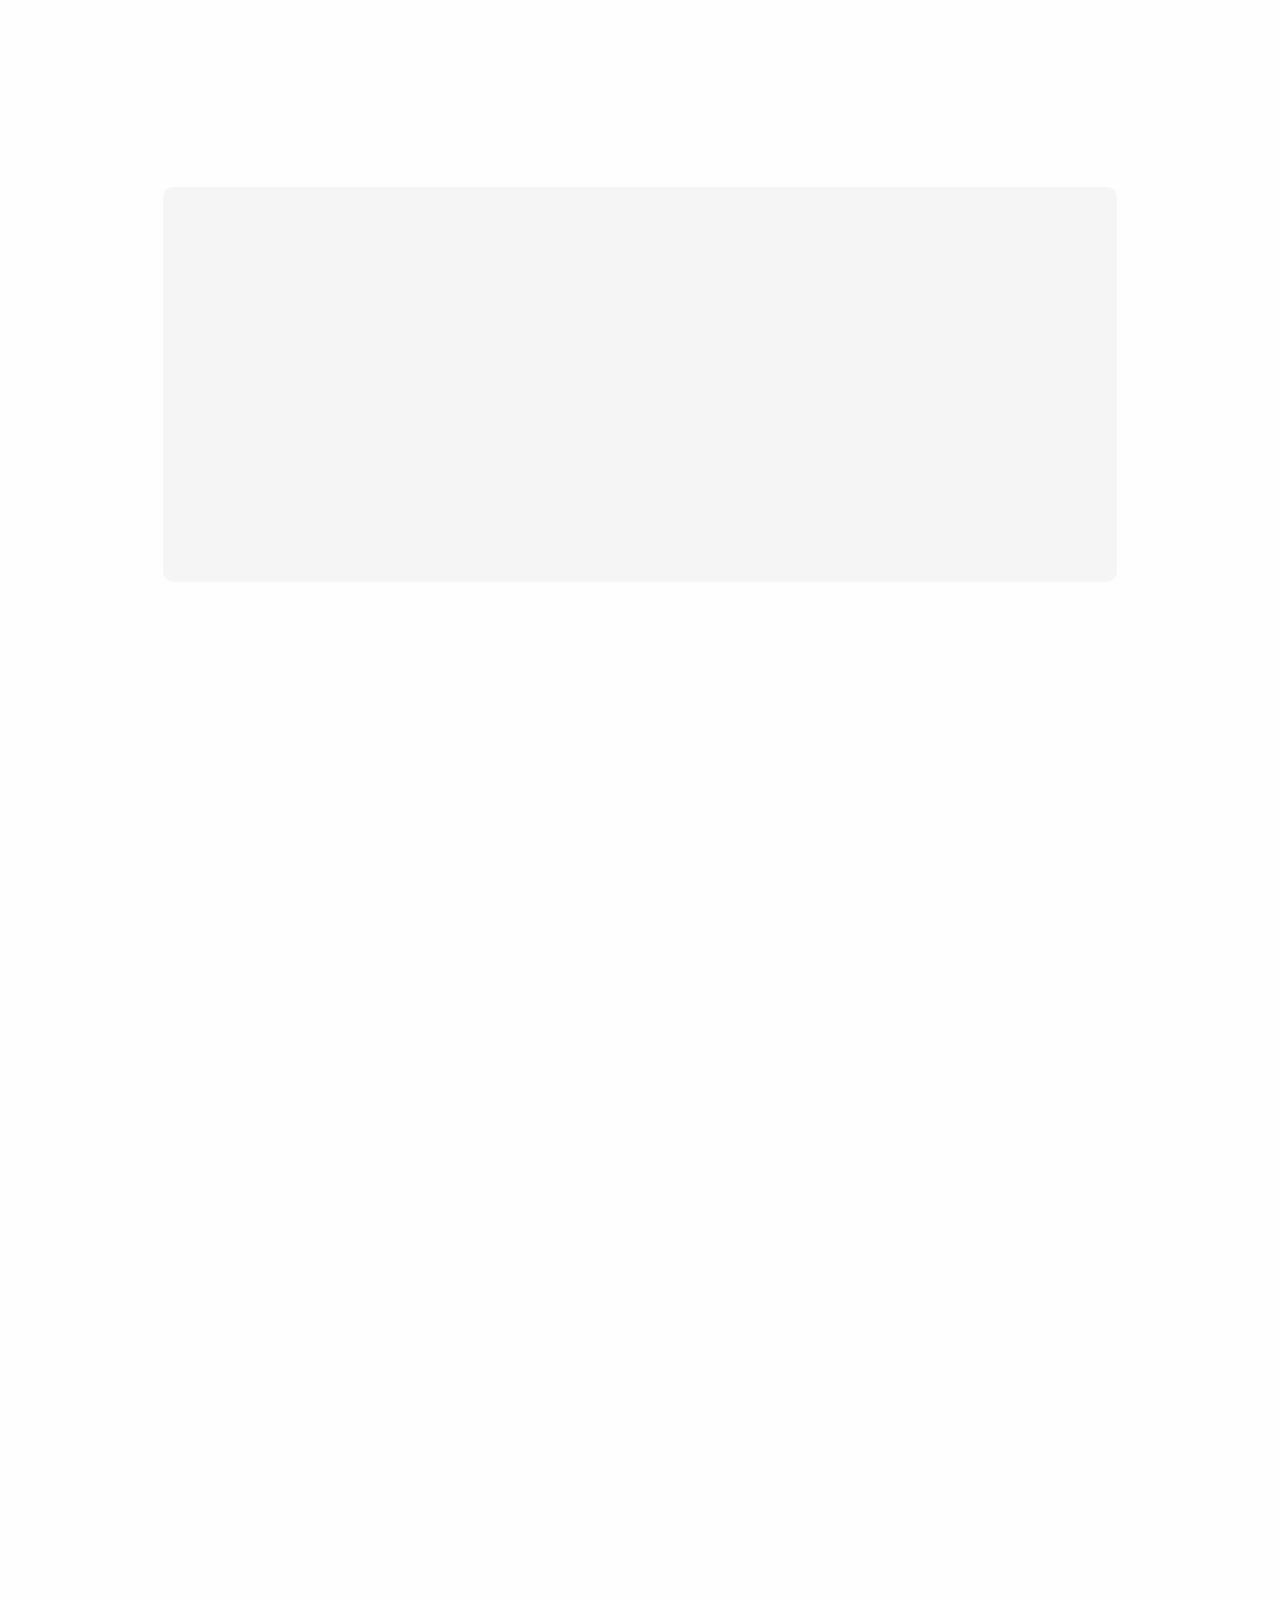
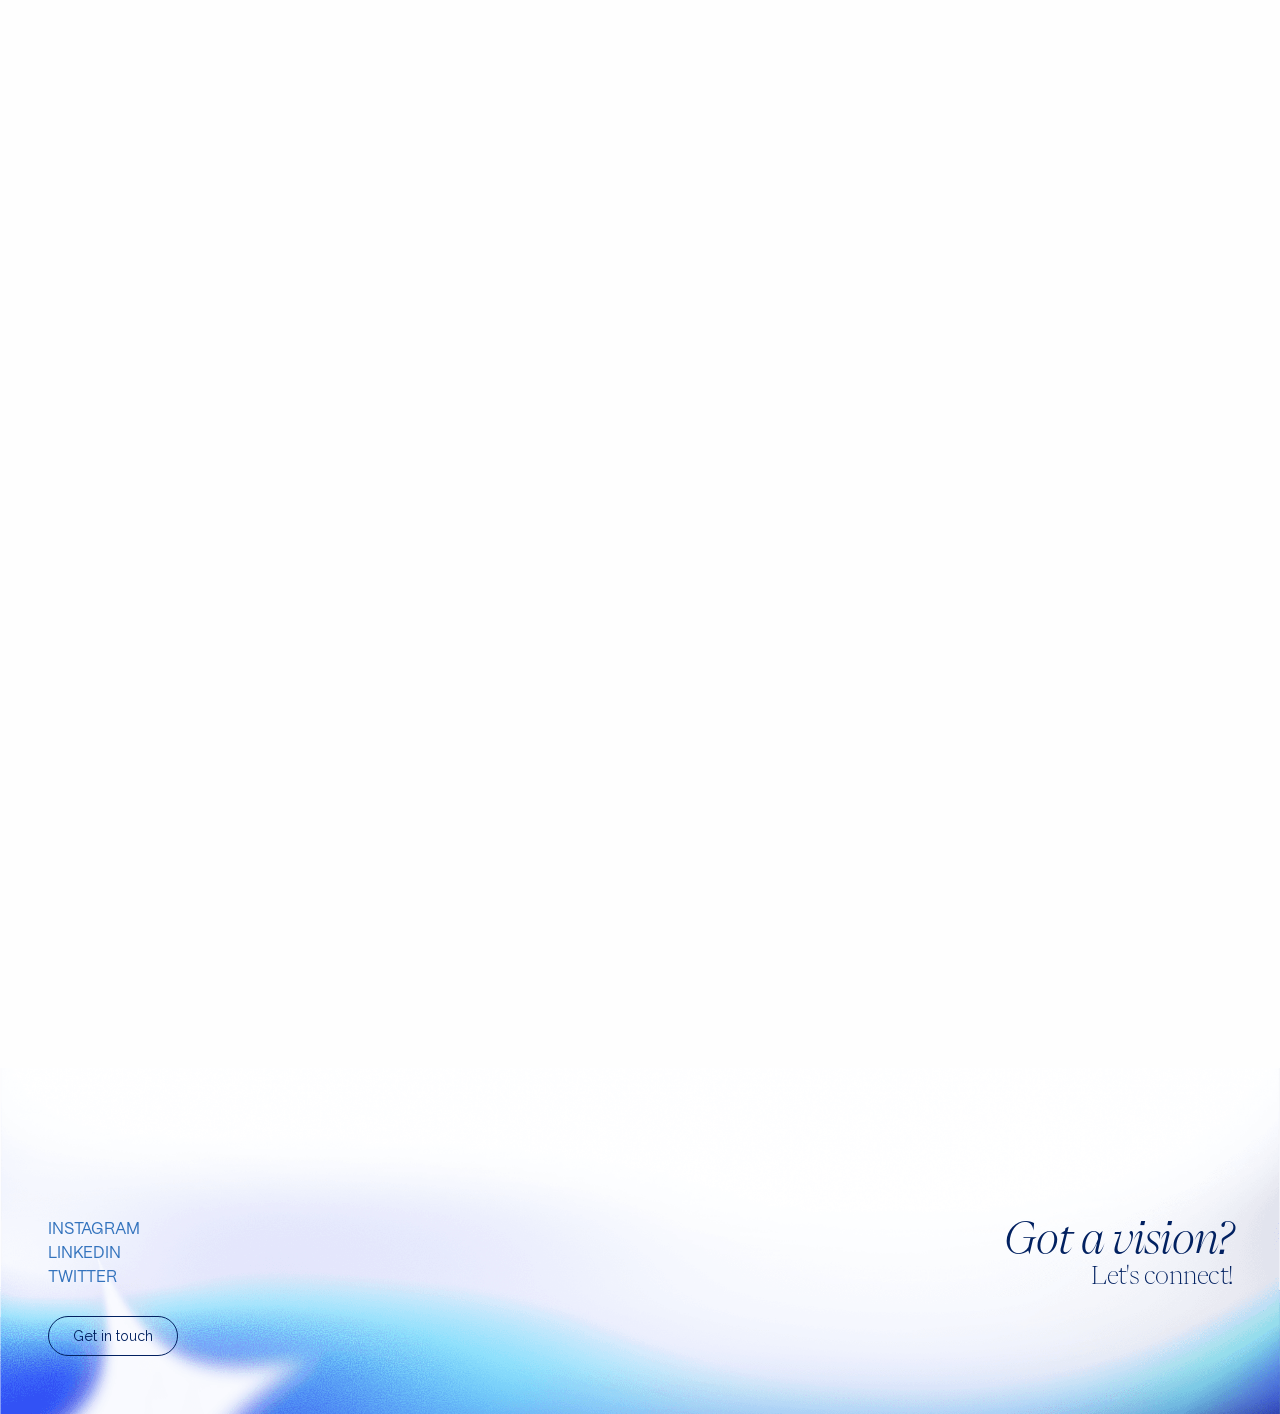
<file: persona/index.html>
<!doctype html>
<html lang="en">
<head>
  <meta charset="utf-8">
  <meta name="viewport" content="width=device-width, initial-scale=1">
  <title>Design Variables · Persona case study</title>
  <meta name="description" content="Building the architecture for how complex organizations manage, preview, and scale for their multi-brand customers.">
  <link rel="preload" href="../assets/fonts/PPMori-Book.woff2" as="font" type="font/woff2" crossorigin>
  <link rel="preload" href="../assets/fonts/PPMori-Regular.woff2" as="font" type="font/woff2" crossorigin>
  <link rel="preload" href="../assets/fonts/PPEiko-Medium.woff2" as="font" type="font/woff2" crossorigin>
  <script>
    // Turn on scroll reveals only when they can actually run, so content is never left hidden.
    if ('IntersectionObserver' in window && !matchMedia('(prefers-reduced-motion: reduce)').matches) {
      document.documentElement.classList.add('js-reveal');
    }
  </script>
  <link rel="icon" type="image/png" href="../assets/home/logo.png">
  <link rel="stylesheet" href="../site.css?v=f18c7867">
  <link rel="stylesheet" href="../case.css?v=cf5dae7b">
</head>
<body class="case theme-persona">

<nav class="nav" aria-label="Main">
  <a class="nav__logo" href="../" aria-label="Giang Tran, home"><img src="../assets/home/logo.png" width="228" height="208" alt=""></a>
  <div class="nav__links" id="nav-links">
    <a href="../#works" aria-current="page">Case studies</a>
    <a href="../about-me/">About</a>
    <a href="../playground/">Playground</a>
    <a href="https://drive.google.com/file/d/1SyA3VrIay-27mWClztjOkhmCMgIzXOL6/view?usp=sharing" target="_blank" rel="noopener">Resume</a>
    <a class="nav__mail" href="mailto:giangt.edu@gmail.com">Get in touch</a>
  </div>
  <button class="nav__toggle" type="button" aria-label="Menu" aria-expanded="false" aria-controls="nav-links"><span></span><span></span></button>
</nav>

<!-- Shared icons -->
<svg width="0" height="0" class="visually-hidden" aria-hidden="true" focusable="false">
  <symbol id="i-check" viewBox="0 0 10 10">
    <rect width="9.4" height="9.4" x=".3" y=".3" rx="2" fill="#2483E2"/>
    <path d="M2.5 4.9l1.67 2c.09.12.27.1.35-.02L7.25 2.7" fill="none" stroke="#fff" stroke-width=".87" stroke-linecap="round"/>
  </symbol>
  <symbol id="i-cross" viewBox="0 0 10 10">
    <rect width="8.9" height="8.9" x=".55" y=".55" rx="1.73" fill="none" stroke="currentColor" stroke-width=".5"/>
    <path d="M3.4 5h3.2" fill="none" stroke="currentColor" stroke-width=".78" stroke-linecap="round"/>
  </symbol>
</svg>

<header class="masthead container">
  <div class="masthead__title">
    <h1 class="display">Design Variables</h1>
    <p class="lede">Building the architecture for how complex organizations manage, preview, and scale for their multi-brand customers.</p>
  </div>
  <img class="masthead__logo" src="../assets/persona/img/persona-logo.svg" width="168" height="41" alt="Persona">
</header>

<main>

  <!-- Hero -->
  <div class="hero">
    <div class="container">
      <div class="hero__frame">
        <video data-autoplay muted loop playsinline preload="none" poster="../assets/persona/img/poster-apply-variable.jpg"
               aria-label="Theme Set editor: a raw color value is swapped for a design variable">
          <source src="../assets/persona/video/apply-variable.mp4" type="video/mp4">
        </video>
      </div>
    </div>
  </div>

  <div class="container">

    <div class="before-after">
      <img src="../assets/persona/img/before.png" width="946" height="863" alt="Before: the theme editor with raw hex values typed into each field">
      <img src="../assets/persona/img/after.png" width="951" height="863" alt="After: the theme editor with a Design tokens tab for shared values">
    </div>

    <!-- Overview -->
    <section id="overview" data-toc="Overview" class="section">
      <div class="split split--aside">
        <h2 class="heading">Overview</h2>
        <div class="titleblock">
          <p class="eyebrow">What is Persona?</p>
          <h3 class="title">Persona helps businesses create identity verification experiences for their users</h3>
        </div>
      </div>

      <div class="duo">
        <figure class="duo__phone">
          <video data-autoplay muted loop playsinline preload="none" poster="../assets/persona/img/poster-user-flow.jpg"
                 aria-label="Phone recording of a Persona identity verification flow">
            <source src="../assets/persona/video/user-flow.mp4" type="video/mp4">
          </video>
          <figcaption>What users see</figcaption>
        </figure>
        <figure class="duo__editor">
          <video data-autoplay muted loop playsinline preload="none" poster="../assets/persona/img/poster-flow-editor.jpg"
                 aria-label="Screen recording of Persona's Flow Editor">
            <source src="../assets/persona/video/flow-editor.mp4" type="video/mp4">
          </video>
          <figcaption>Flow Editor: What the builder uses to build the identity flows</figcaption>
        </figure>
      </div>

      <div class="panel panel--lilac feature">
        <div class="feature__text">
          <img src="../assets/persona/img/icon-theme.svg" width="32" height="32" alt="">
          <div>
            <h3 class="title on-dark">Theme Sets is where builders can customize bespoke flows!</h3>
            <p class="body">Within Flow Editor, Theme Sets acts like brand kits that make these flows feel like a part of the business’ own products</p>
          </div>
        </div>
        <div class="feature__media">
          <video data-autoplay muted loop playsinline preload="none" poster="../assets/persona/img/poster-theme-sets.jpg"
                 aria-label="Screen recording of applying a Theme Set inside the Flow Editor">
            <source src="../assets/persona/video/theme-sets.mp4" type="video/mp4">
          </video>
        </div>
      </div>
    </section>

    <!-- The problem -->
    <section id="problem" data-toc="The problem" class="section section--tight">
      <div class="titleblock titleblock--wide">
        <p class="eyebrow">The Problem</p>
        <h3 class="title">Keeping many brands consistent meant the builder’s updating the same values over and over, by hand</h3>
      </div>

      <div class="panel panel--outline problem">
        <div class="problem__text">
          <p>For our customer Twilio, the color <span class="nowrap"><span class="swatch" aria-hidden="true"></span><span class="chip">#0263E0</span></span> was repeated in</p>
          <ul>
            <li>425x primary.color</li>
            <li>441x primary.button</li>
            <li>30 Theme Sets</li>
          </ul>
        </div>
        <div class="problem__stage">
          <img class="problem__grid" src="../assets/persona/img/repeat.png" width="1068" height="588" alt="Grid of Twilio themes that all repeat the same blue">
          <img class="problem__side" src="../assets/persona/img/repetition-panel.png" width="398" height="534" alt="Theme panel listing the same hex value in every color field">
        </div>
      </div>

      <figure class="quote">
        <blockquote>“We have multiple different sub-businesses, each with different colors, fonts, etc. They want to have specific custom assets store on the theme set, which would each be assigned a screen within the flow, and would be dynamically replaced at inquiry level”</blockquote>
        <figcaption class="body">User research from Kraken and 10+ customers</figcaption>
      </figure>

      <div class="panel panel--midnight hmw">
        <div class="hmw__text">
          <p class="title on-dark-muted">How might we</p>
          <h3 class="title title--strong on-dark">Help builders define a value once and reuse it across Persona?</h3>
        </div>
        <img class="hmw__diagram" src="../assets/persona/img/hmw-diagram.svg" width="429" height="122" alt="A hex value becomes the token blue.primary, which then feeds many places">
      </div>
    </section>

    <!-- Positioning -->
    <section class="section">
      <div class="titleblock titleblock--narrow">
        <p class="eyebrow">An uniquely position project</p>
        <h3 class="title">A brand configuration and scaling layer for the entire platform</h3>
      </div>

      <ul class="cards">
        <li class="card">
          <img src="../assets/persona/img/icon-maintenance.svg" width="32" height="32" alt="">
          <div>
            <h4>Reduce maintenance overhead</h4>
            <p>Update shared values once instead of manually editing every template</p>
          </div>
        </li>
        <li class="card">
          <img src="../assets/persona/img/icon-scale.svg" width="32" height="32" alt="">
          <div>
            <h4>Enable multi-brand scale</h4>
            <p>Support parent &amp; child businesses with independent branding on shared infrastructure.</p>
          </div>
        </li>
        <li class="card">
          <img src="../assets/persona/img/icon-consistency.svg" width="32" height="32" alt="">
          <div>
            <h4>Preserve consistency &amp; reliability</h4>
            <p>Keeps themes compatible while allowing each brand to maintain its own values.</p>
          </div>
        </li>
      </ul>
    </section>

    <!-- Initial proposal -->
    <section id="proposal" data-toc="Initial proposal" class="section section--tight">
      <div class="titleblock">
        <p class="eyebrow">The initial proposal</p>
        <h3 class="title">Resources: A new layer for reusable values</h3>
      </div>
      <p class="body measure">During scoping, the PM and I saw a need a central location in the Dashboard to define and manage these resources, with the ability to update them via API.</p>

      <div class="panel panel--lilac showcase">
        <video data-autoplay muted loop playsinline preload="none" poster="../assets/persona/img/poster-resources.png"
               aria-label="The proposed Resources page in the Persona dashboard">
          <source src="../assets/persona/video/resources.mp4" type="video/mp4">
        </video>
      </div>

      <h3 class="title title--strong subhead">...but it fell apart</h3>
      <p class="body measure">During scoping, the PM and I saw a need a central location in the Dashboard to define and manage these resources, with the ability to update them via API.</p>

      <div class="panel panel--grey flaws">
        <figure>
          <img src="../assets/persona/img/illo-uncentralized.png" width="634" height="609" alt="Variables scattered across different menus">
          <figcaption><strong>Uncentralized</strong>Variables are drastically different in usage &amp; locations</figcaption>
        </figure>
        <figure>
          <img src="../assets/persona/img/illo-bloat.png" width="618" height="612" alt="One resource set stacked with strings, colors, cases and assets">
          <figcaption><strong>Bloat</strong>One set was expected to contain many unrelated resource types.</figcaption>
        </figure>
        <figure>
          <img src="../assets/persona/img/illo-ambiguity.png" width="624" height="606" alt="A resource, a collection and overrides competing for one value">
          <figcaption><strong>Ambiguity</strong>Resolve a value could require inspecting many places.</figcaption>
        </figure>
      </div>

      <div class="panel panel--blue redirect">
        <div>
          <p class="label on-dark-muted">A redirection</p>
          <h3 class="title on-dark">Design variables sit within Theme Sets</h3>
          <p class="body on-dark-soft">Resource Sets and Theme Sets were the same shape. Instead of building a parallel system, we expanded Theme Sets to cover the full inquiry experience.</p>
        </div>
        <img src="../assets/persona/img/venn.svg" width="152" height="101" alt="">
      </div>
    </section>

    <hr class="rule">

    <!-- Considerations -->
    <section id="considerations" data-toc="Considerations" class="section section--after-rule">
      <h2 class="heading">Considerations</h2>

      <div class="titleblock">
        <p class="eyebrow">Information Architecture</p>
        <h3 class="title">Where does variables live?</h3>
      </div>
      <p class="body measure measure--narrow">After dozens of diagrams and mental models, we narrowed it to three options and chose scoped: it serves B2B2C directly and is the easiest for builders to learn.</p>

      <div class="carousel" tabindex="0" role="group" aria-label="Three mental models for where variables live">
        <article class="model-card">
          <div class="model" aria-hidden="true">
            <span class="model__pill">SCOPED + GLOBAL</span>
            <div class="model__stack">
              <div class="model__box model__box--bar">Global variables</div>
              <div class="model__row">
                <div class="model__box">Theme Set<div class="model__inner">Scoped variables</div></div>
                <div class="model__box">Theme Set<div class="model__inner">Scoped variables</div></div>
              </div>
            </div>
          </div>
          <ul class="checklist">
            <li><svg><title>Pro</title><use href="#i-check"/></svg>Greatest flexibility for shared &amp; localized variables</li>
            <li><svg><title>Pro</title><use href="#i-check"/></svg>Scale cleanly as more Theme Sets are added</li>
            <li><svg><title>Con</title><use href="#i-cross"/></svg>Most complex to onborad</li>
            <li><svg><title>Con</title><use href="#i-cross"/></svg>2 places to check when debugging a style value</li>
          </ul>
        </article>

        <article class="model-card">
          <div class="model" aria-hidden="true">
            <span class="model__pill">GLOBAL</span>
            <div class="model__stack">
              <div class="model__box model__box--bar">Global variables</div>
              <div class="model__row">
                <div class="model__box model__box--empty">Theme Set</div>
                <div class="model__box model__box--empty">Theme Set</div>
              </div>
            </div>
          </div>
          <ul class="checklist">
            <li><svg><title>Pro</title><use href="#i-check"/></svg>Global consistency without extra maintenance</li>
            <li><svg><title>Con</title><use href="#i-cross"/></svg>Can’t build reusable, specific B2B2C variables</li>
            <li><svg><title>Con</title><use href="#i-cross"/></svg>Bloating, as there’s no scoped tokens to absorb one-off needs</li>
          </ul>
        </article>

        <article class="model-card model-card--chosen">
          <div class="model model--chosen" aria-hidden="true">
            <span class="model__pill">SCOPED</span>
            <div class="model__stack">
              <div class="model__row">
                <div class="model__box">Theme Set<div class="model__inner">Scoped variables</div></div>
                <div class="model__box">Theme Set<div class="model__inner">Scoped variables</div></div>
              </div>
            </div>
          </div>
          <ul class="checklist">
            <li><svg><title>Pro</title><use href="#i-check"/></svg>Simplest mental model</li>
            <li><svg><title>Pro</title><use href="#i-check"/></svg>Serves core B2B2C use case</li>
            <li><svg><title>Con</title><use href="#i-cross"/></svg>Values across Theme Sets can’t be managed centrally</li>
          </ul>
        </article>
      </div>

      <div class="pairs">
        <div class="pair">
          <div class="panel panel--blue pair__media themes" aria-hidden="true">
            <div class="themes__row">
              <div class="theme-chip"><span>Twilio Dark</span><code><i class="c-primary">color_primary</i><i>color_secondary</i></code></div>
              <div class="theme-chip"><span>Twilio Light</span><code><i class="c-primary">color_primary</i><i>color_secondary</i></code></div>
              <div class="theme-chip"><span>Kraken Dark</span><code><i>color_black</i><i class="c-primary">color_primary</i><i class="c-new">kraken_purple</i></code></div>
            </div>
          </div>
          <div class="pair__text">
            <div class="titleblock">
              <p class="eyebrow eyebrow--soft">Swappability</p>
              <h3 class="title">What happens when Theme Sets have different variables?</h3>
            </div>
            <p class="body">Add a variable to one theme, every theme gets the key. Themes can have completely different visual values, but they will never have different structural shapes, ensuring seamless runtime handoffs.</p>
          </div>
        </div>

        <div class="pair">
          <figure class="panel panel--grey pair__media nulls">
            <video data-autoplay muted loop playsinline preload="none" poster="../assets/persona/img/poster-null-values.png"
                   aria-label="Compare view where new tokens start empty across every Theme Set">
              <source src="../assets/persona/video/null-values.mp4" type="video/mp4">
            </video>
            <figcaption class="small">Null, autofill or a mix?</figcaption>
          </figure>
          <div class="pair__text">
            <div class="titleblock">
              <p class="eyebrow eyebrow--soft">Scalability</p>
              <h3 class="title">What does it look like when Theme Sets grow larger through time?</h3>
            </div>
            <p class="body">A new token is added to every Theme Set at once, so creating one had to be fast and still safe across every brand</p>
          </div>
        </div>
      </div>

      <div class="titleblock iterations-title">
        <p class="eyebrow">Iterations</p>
        <h3 class="title">Microinteractions &amp; user journeys</h3>
      </div>

      <div class="iterations">
        <article class="panel panel--lilac iteration">
          <div class="iteration__text">
            <h4>Search functionality</h4>
            <p class="body">Smart inputs let builders enter a value or reference a resource in one field given the multi-dimensionality of Theme Sets.</p>
          </div>
          <img src="../assets/persona/img/search.png" width="852" height="576" alt="Four explorations of a combined value and variable search input">
        </article>
        <article class="panel panel--lilac iteration">
          <div class="iteration__text">
            <h4>Order of operations</h4>
            <p class="body">The goal is to account for every touchpoint in the customer’s journey as they create, save and publish variables</p>
          </div>
          <img src="../assets/persona/img/order-of-operations.png" width="856" height="576" alt="A board of flows covering creating, reviewing and publishing tokens">
        </article>
      </div>
    </section>

    <hr class="rule rule--soft">

    <!-- Final solutions -->
    <section id="solutions" data-toc="Final solutions" class="section section--after-rule">
      <div class="split split--half">
        <h2 class="heading">The Final Solutions</h2>
        <div class="body prose">
          <p>Previously, builders typed the same hex values into every theme by hand, so one brand color lived in hundreds of places.</p>
          <p>My design let builders create typed tokens inside a Theme Set, so each value is defined once and referenced everywhere.</p>
        </div>
      </div>

      <div class="panel panel--navy bleed solution">
        <div class="step step--on-dark">
          <span class="step__num">1</span>
          <div>
            <h3 class="title title--strong">Create and configure design variables</h3>
            <p class="step__where">In Theme Set Editor</p>
          </div>
        </div>

        <video class="solution__video" data-autoplay muted loop playsinline preload="none" poster="../assets/persona/img/poster-create-token.jpg"
               aria-label="Screen recording of creating a new color token in the Theme Set editor">
          <source src="../assets/persona/video/create-token.mp4" type="video/mp4">
        </video>

        <div class="subpanel subpanel--stack">
          <div class="subpanel__text">
            <p class="label">Apply a variable</p>
            <h4 class="title on-dark">Swap a raw value for a variable in one click</h4>
          </div>
          <video data-autoplay muted loop playsinline preload="none" poster="../assets/persona/img/poster-apply-variable.jpg"
                 aria-label="Screen recording of swapping a raw color value for a variable">
            <source src="../assets/persona/video/apply-variable.mp4" type="video/mp4">
          </video>
        </div>

        <div class="subpanel subpanel--split">
          <div class="subpanel__text">
            <p class="label">Edit custom variables</p>
            <h4 class="title on-dark">See &amp; edit variables in the left hand side menu, among other granular controls</h4>
          </div>
          <img src="../assets/persona/img/edit-variables.png" width="1252" height="916" alt="Design tokens list in the Theme Set editor's left-hand menu">
        </div>
      </div>
    </section>

    <section class="section section--step">
      <div class="step">
        <span class="step__num">2</span>
        <div>
          <h3 class="title title--strong">Apply variables anywhere while building an Inquiry Flow</h3>
          <p class="step__where">In Flow Editor</p>
        </div>
      </div>

      <div class="trio">
        <figure>
          <div class="trio__card">
            <div class="trio__clip">
              <video data-autoplay muted loop playsinline preload="none" poster="../assets/persona/img/poster-colors.jpg"
                     aria-label="Screen recording of picking a color variable inside the Flow Editor">
                <source src="../assets/persona/video/colors.mp4" type="video/mp4">
              </video>
            </div>
          </div>
          <figcaption>Colors</figcaption>
        </figure>
        <figure>
          <div class="trio__card"><img src="../assets/persona/img/assets-images.png" width="553" height="499" alt="Create asset resource dialog with an image preview"></div>
          <figcaption>Assets &amp; Images</figcaption>
        </figure>
        <figure>
          <div class="trio__card"><img src="../assets/persona/img/fonts.png" width="566" height="497" alt="Typography dropdown offering account fonts and reusable font resources"></div>
          <figcaption>Fonts &amp; typography</figcaption>
        </figure>
      </div>
    </section>

    <section class="section section--step">
      <div class="split split--step">
        <div class="step">
          <span class="step__num">3</span>
          <div>
            <h3 class="title title--strong">Compare and manage variables cross-themes</h3>
            <p class="step__where">In Variable Management</p>
          </div>
        </div>
        <p class="body">Inspired by the industry standard of design systems, I also proposed a separate view that supports a more advanced job for our power users: auditing several brands side by side, reviewing copied values, spotting raw overrides, or performing bulk edits.</p>
      </div>

      <div class="panel panel--grey bleed compare-before">
        <p class="title compare-before__label">Before</p>
        <img src="../assets/persona/img/before-panel.png" width="510" height="668" alt="The old theme panel showing a single theme's values">
        <ul class="checklist checklist--muted">
          <li><svg><title>Con</title><use href="#i-cross"/></svg>Builders could only see one theme at a time</li>
          <li><svg><title>Con</title><use href="#i-cross"/></svg>Checking a value across brands meant opening every theme</li>
          <li><svg><title>Con</title><use href="#i-cross"/></svg>Missing/mismatched values were easy to miss</li>
        </ul>
      </div>

      <figure class="compare-after bleed">
        <div class="panel panel--periwinkle">
          <img src="../assets/persona/img/compare-themes.png" width="1526" height="1056" alt="Compare Themes view listing each token as a row and each theme as a column">
        </div>
        <figcaption class="body">After: Lets builders see all their brands side by side and fill or fix values in one place, instead of opening each theme one by one</figcaption>
      </figure>

      <figure class="panel panel--mist bleed compare-review">
        <video data-autoplay muted loop playsinline preload="none" poster="../assets/persona/img/poster-compare-review.jpg"
               aria-label="Screen recording of reviewing a new token's value across every Theme Set">
          <source src="../assets/persona/video/compare-review.mp4" type="video/mp4">
        </video>
        <figcaption class="body">Initializing a value, and fallback with guardrails</figcaption>
      </figure>
    </section>

    <hr class="rule rule--spaced">

    <!-- Impact -->
    <section id="impact" data-toc="Impact" class="section section--after-rule">
      <div class="titleblock">
        <p class="eyebrow">On impact</p>
        <h3 class="title title--strong">Built for a thousand brands</h3>
      </div>
      <p class="body measure measure--narrow">Design tokens are the foundation every brand on Persona will be built on, deciding how the world’s largest platforms keep their brands true across everything they ship.</p>

      <ul class="outcomes">
        <li class="outcome">
          <p class="title on-dark-muted">Metrics</p>
          <p class="title title--strong on-dark">Reduce 30% of time to set up a new sub-business. <br>1283 color edits become just 1.</p>
        </li>
        <li class="outcome">
          <p class="title on-dark-muted">Research</p>
          <p class="title title--strong on-dark">Shaped with research from Twilio, DoorDash, Meta. Projected to reach 3000+ customers</p>
        </li>
        <li class="outcome outcome--outline">
          <p class="title">Next steps</p>
          <p class="title">Allowing any organizations to import in variables using their current setup in code, and create a freeform experience!</p>
        </li>
      </ul>

      <p class="eyebrow eyebrow--soft learned-title">What I learned?</p>
      <ul class="learned">
        <li>
          <img src="../assets/persona/img/learned-1.svg" width="70" height="67" alt="">
          <h4>Diagrams and prototypes are not only communication artifacts</h4>
          <p class="body">They exposed trade-offs, and each discarded model informed the next.</p>
        </li>
        <li>
          <img src="../assets/persona/img/learned-2.svg" width="85" height="70" alt="">
          <h4>It’s never a simple interface problem</h4>
          <p class="body">Changes to the relationship between Resources, Theme Sets, tokens, and variants change what the design needed to be</p>
        </li>
        <li>
          <img class="learned__cursor" src="../assets/persona/img/learned-3.svg" width="116" height="112" alt="">
          <h4>Prototyping with Cursor &amp; choosing the right fidelity</h4>
          <p class="body">When to keep building in Cursor and when to step back into lower-fidelity explorations</p>
        </li>
      </ul>
    </section>

    <hr class="rule">

    <section id="footnote" data-toc="Footnote" class="section section--after-rule">
      <p class="eyebrow">A personal footnote</p>
      <p class="body measure">Design tokens are the foundation every brand on Persona will be built on, deciding how the world’s largest platforms keep their brands true across everything they ship. What began as a six-week project became the most layered problem I’ve worked on, cascading into almost every corner of the product. It isn’t live yet, but watching our diagrams turn into engineering plans made me realize I’d already started designing for systems and its scale.</p>
    </section>


  </div>
</main>

<footer class="site-footer">
  <img class="site-footer__bg" src="../assets/home/footer-bg.png" width="2048" height="912" alt="" loading="lazy">
  <div class="site-footer__inner">
    <div>
      <ul class="site-footer__social">
        <li><a href="https://www.instagram.com/giangtran_0901/" target="_blank" rel="noopener">INSTAGRAM</a></li>
        <li><a href="https://www.linkedin.com/in/giang-tran0901/" target="_blank" rel="noopener">LINKEDIN</a></li>
        <li><a href="https://x.com/giangtr0901" target="_blank" rel="noopener">TWITTER</a></li>
      </ul>
      <a class="pill" href="mailto:giangt.edu@gmail.com">Get in touch</a>
    </div>
    <div class="site-footer__cta">
      <p class="site-footer__script">Got a vision?</p>
      <p class="site-footer__connect">Let's connect!</p>
    </div>
  </div>
</footer>

<script src="../site.js?v=56c943f7" defer></script>
</body>
</html>
</file>
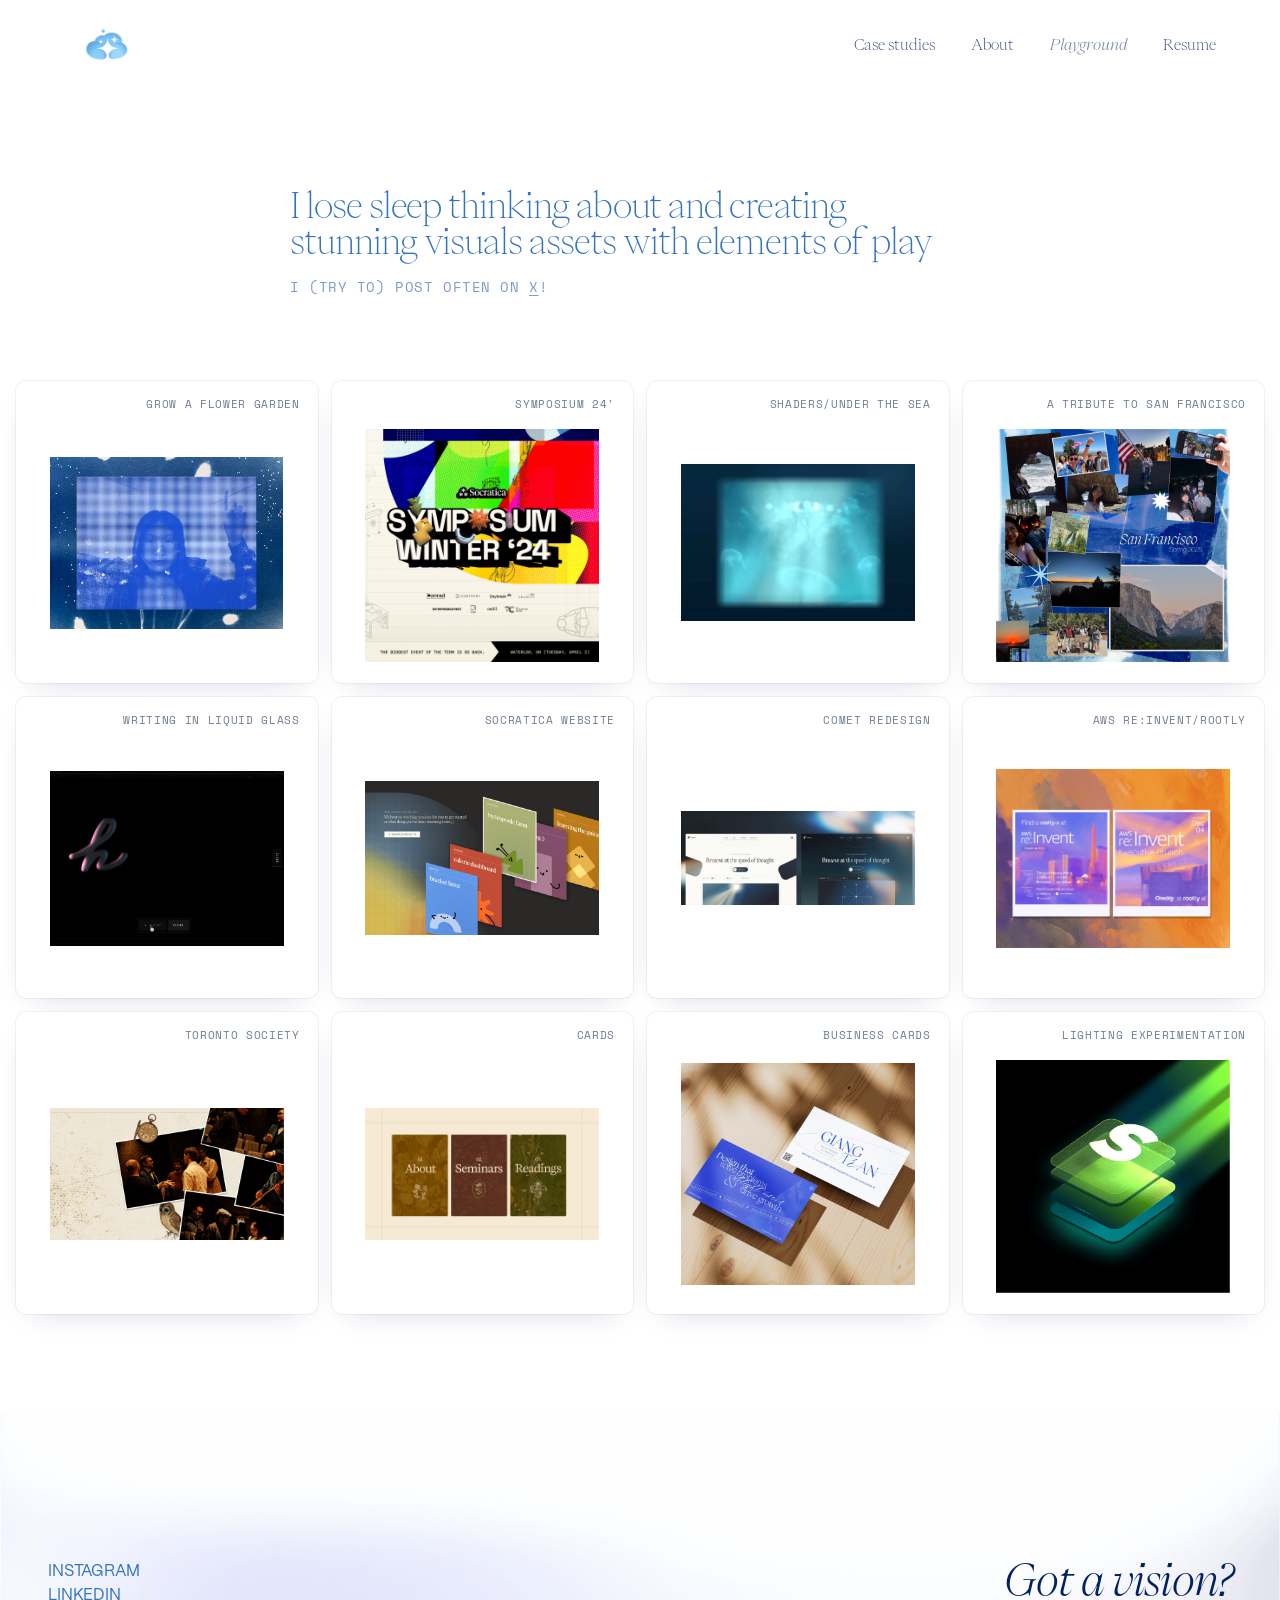
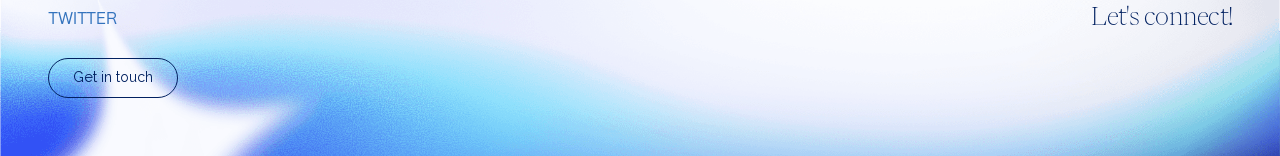
<file: playground/index.html>
<!doctype html>
<html lang="en">
<head>
  <meta charset="utf-8">
  <meta name="viewport" content="width=device-width, initial-scale=1">
  <title>Playground · Giang Tran</title>
  <meta name="description" content="Visual experiments, illustrations and side projects by Giang Tran.">
  <link rel="icon" type="image/png" href="../assets/home/logo.png">
  <link rel="preload" href="../assets/fonts/PPMori-Regular.woff2" as="font" type="font/woff2" crossorigin>
  <link rel="preload" href="../assets/fonts/PPEiko-Thin.woff2" as="font" type="font/woff2" crossorigin>
  <script>
    // Turn on scroll reveals only when they can actually run, so content is never left hidden.
    if ('IntersectionObserver' in window && !matchMedia('(prefers-reduced-motion: reduce)').matches) {
      document.documentElement.classList.add('js-on');
    }
  </script>
  <link rel="stylesheet" href="../site.css?v=f18c7867">
  <link rel="stylesheet" href="../pages.css?v=8ec52931">
</head>
<body class="page page--playground">

<nav class="nav" aria-label="Main">
  <a class="nav__logo" href="../" aria-label="Giang Tran, home"><img src="../assets/home/logo.png" width="228" height="208" alt=""></a>
  <div class="nav__links" id="nav-links">
    <a href="../#works">Case studies</a>
    <a href="../about-me/">About</a>
    <a href="../playground/" aria-current="page">Playground</a>
    <a href="https://drive.google.com/file/d/1SyA3VrIay-27mWClztjOkhmCMgIzXOL6/view?usp=sharing" target="_blank" rel="noopener">Resume</a>
    <a class="nav__mail" href="mailto:giangt.edu@gmail.com">Get in touch</a>
  </div>
  <button class="nav__toggle" type="button" aria-label="Menu" aria-expanded="false" aria-controls="nav-links"><span></span><span></span></button>
</nav>

<main>
  <section class="play-intro wrap">
    <div class="play-intro__copy">
      <h1 class="headline">I lose sleep thinking about and creating stunning visuals assets with elements of play</h1>
      <p>I (TRY TO) POST OFTEN ON <a href="https://x.com/giangtr0901" target="_blank" rel="noopener">X</a>!</p>
    </div>
  </section>

  <div class="play-grid">
    <figure class="play-tile">
      <figcaption>Grow a flower garden</figcaption>
      <div class="play-tile__media"><video data-autoplay muted loop playsinline preload="none" poster="../assets/playground/01-poster.jpg" style="aspect-ratio: 640 / 472" aria-label="Grow a flower garden"><source src="../assets/playground/01.mp4" type="video/mp4"></video></div>
    </figure>
    <figure class="play-tile">
      <figcaption>Symposium 24'</figcaption>
      <div class="play-tile__media"><img src="../assets/playground/02.png" width="1080" height="1080" alt="Symposium 24'" loading="lazy"></div>
    </figure>
    <figure class="play-tile">
      <figcaption>Shaders/Under the sea</figcaption>
      <div class="play-tile__media"><video data-autoplay muted loop playsinline preload="none" poster="../assets/playground/03-poster.jpg" style="aspect-ratio: 2136 / 1440" aria-label="Shaders/Under the sea"><source src="../assets/playground/03.mp4" type="video/mp4"></video></div>
    </figure>
    <figure class="play-tile">
      <figcaption>A tribute to San Francisco</figcaption>
      <div class="play-tile__media"><img src="../assets/playground/04.jpeg" width="1400" height="1400" alt="A tribute to San Francisco" loading="lazy"></div>
    </figure>
    <figure class="play-tile">
      <figcaption>Writing in liquid glass</figcaption>
      <div class="play-tile__media"><video data-autoplay muted loop playsinline preload="none" poster="../assets/playground/05-poster.jpg" style="aspect-ratio: 1440 / 1080" aria-label="Writing in liquid glass"><source src="../assets/playground/05.mp4" type="video/mp4"></video></div>
    </figure>
    <figure class="play-tile">
      <figcaption>Socratica website</figcaption>
      <div class="play-tile__media"><img src="../assets/playground/06.png" width="1440" height="949" alt="Socratica website" loading="lazy"></div>
    </figure>
    <figure class="play-tile">
      <figcaption>Comet Redesign</figcaption>
      <div class="play-tile__media"><img src="../assets/playground/07.jpeg" width="1400" height="564" alt="Comet Redesign" loading="lazy"></div>
    </figure>
    <figure class="play-tile">
      <figcaption>AWS re:Invent/Rootly</figcaption>
      <div class="play-tile__media"><img src="../assets/playground/08.png" width="2048" height="1566" alt="AWS re:Invent/Rootly" loading="lazy"></div>
    </figure>
    <figure class="play-tile">
      <figcaption>Toronto Society</figcaption>
      <div class="play-tile__media"><img src="../assets/playground/09.png" width="1316" height="740" alt="Toronto Society" loading="lazy"></div>
    </figure>
    <figure class="play-tile">
      <figcaption>Cards</figcaption>
      <div class="play-tile__media"><img src="../assets/playground/10.png" width="2048" height="1152" alt="Cards" loading="lazy"></div>
    </figure>
    <figure class="play-tile">
      <figcaption>Business cards</figcaption>
      <div class="play-tile__media"><img src="../assets/playground/11.jpeg" width="1400" height="1330" alt="Business cards" loading="lazy"></div>
    </figure>
    <figure class="play-tile">
      <figcaption>Lighting experimentation</figcaption>
      <div class="play-tile__media"><img src="../assets/playground/12.png" width="709" height="709" alt="Lighting experimentation" loading="lazy"></div>
    </figure>
  </div>
</main>

<footer class="site-footer">
  <img class="site-footer__bg" src="../assets/home/footer-bg.png" width="2048" height="912" alt="" loading="lazy">
  <div class="site-footer__inner">
    <div>
      <ul class="site-footer__social">
        <li><a href="https://www.instagram.com/giangtran_0901/" target="_blank" rel="noopener">INSTAGRAM</a></li>
        <li><a href="https://www.linkedin.com/in/giang-tran0901/" target="_blank" rel="noopener">LINKEDIN</a></li>
        <li><a href="https://x.com/giangtr0901" target="_blank" rel="noopener">TWITTER</a></li>
      </ul>
      <a class="pill" href="mailto:giangt.edu@gmail.com">Get in touch</a>
    </div>
    <div class="site-footer__cta">
      <p class="site-footer__script">Got a vision?</p>
      <p class="site-footer__connect">Let's connect!</p>
    </div>
  </div>
</footer>

<script src="../site.js?v=56c943f7" defer></script>
</body>
</html>
</file>
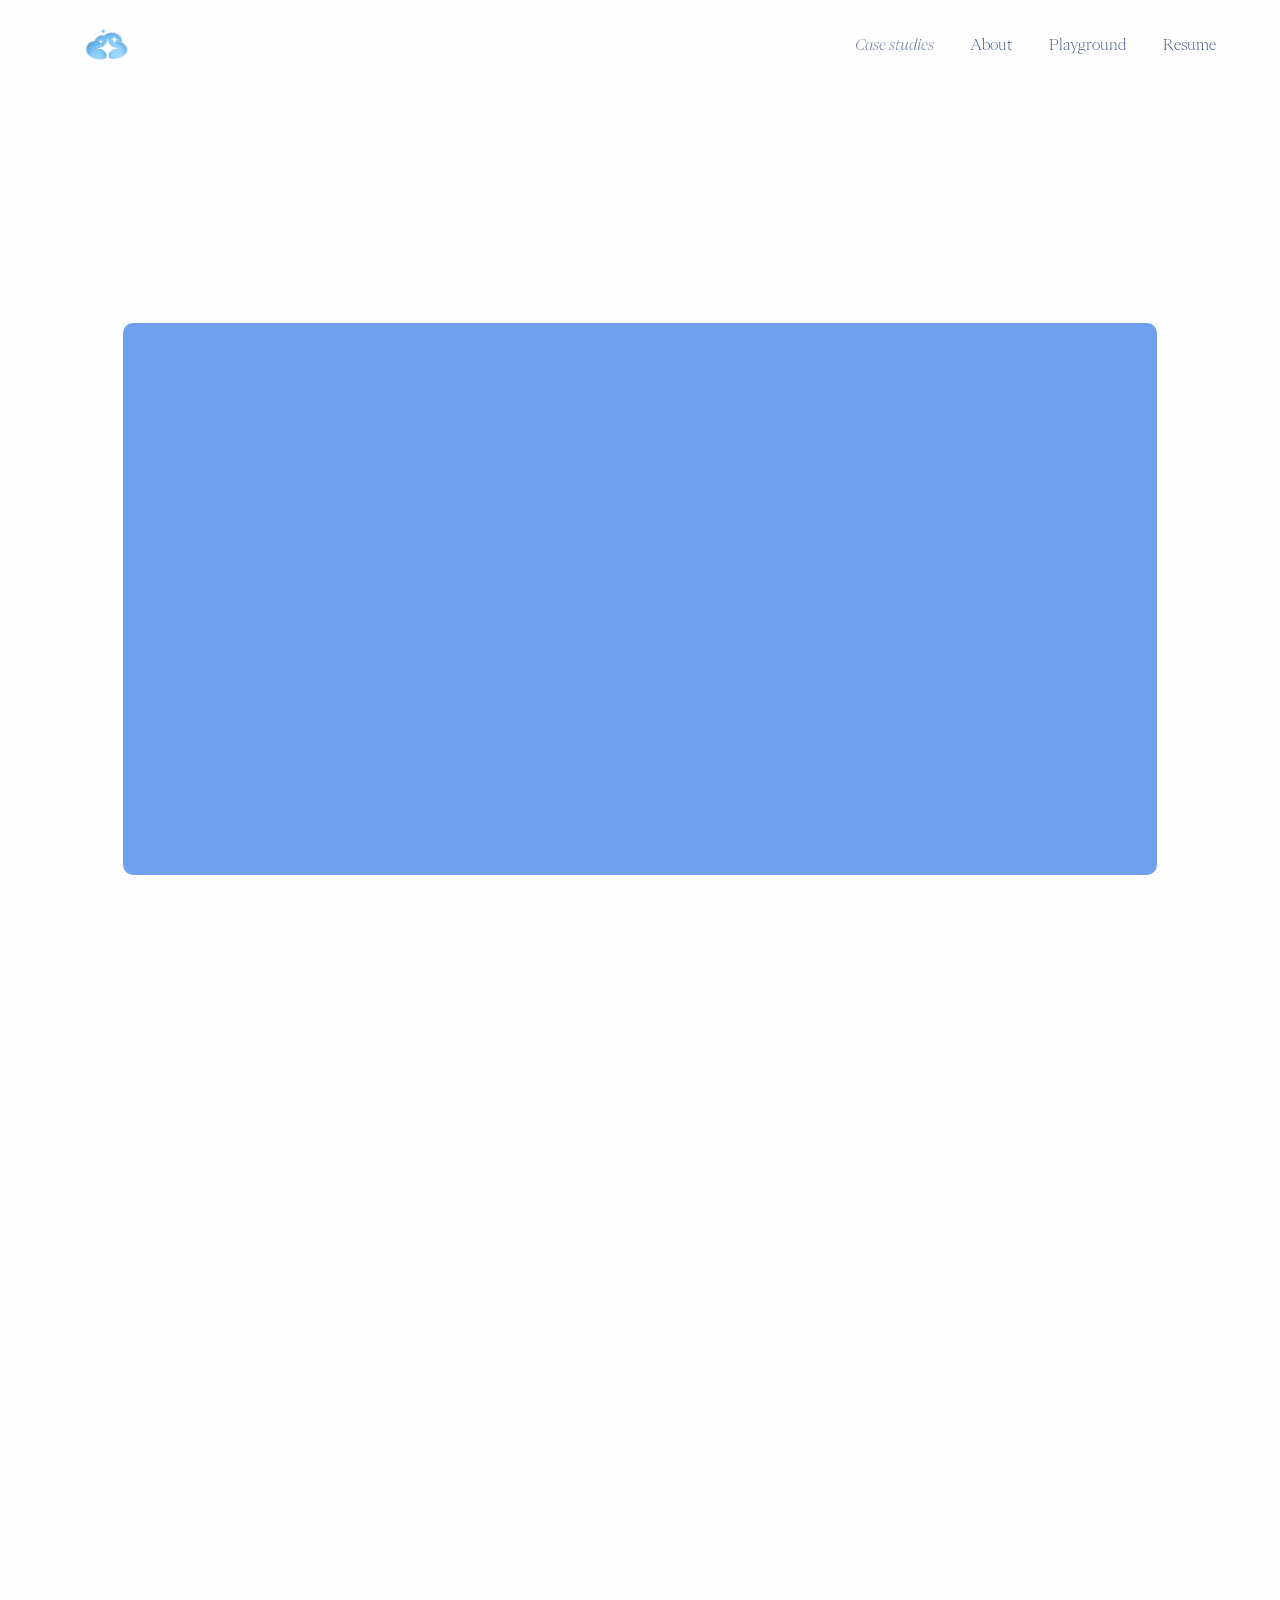
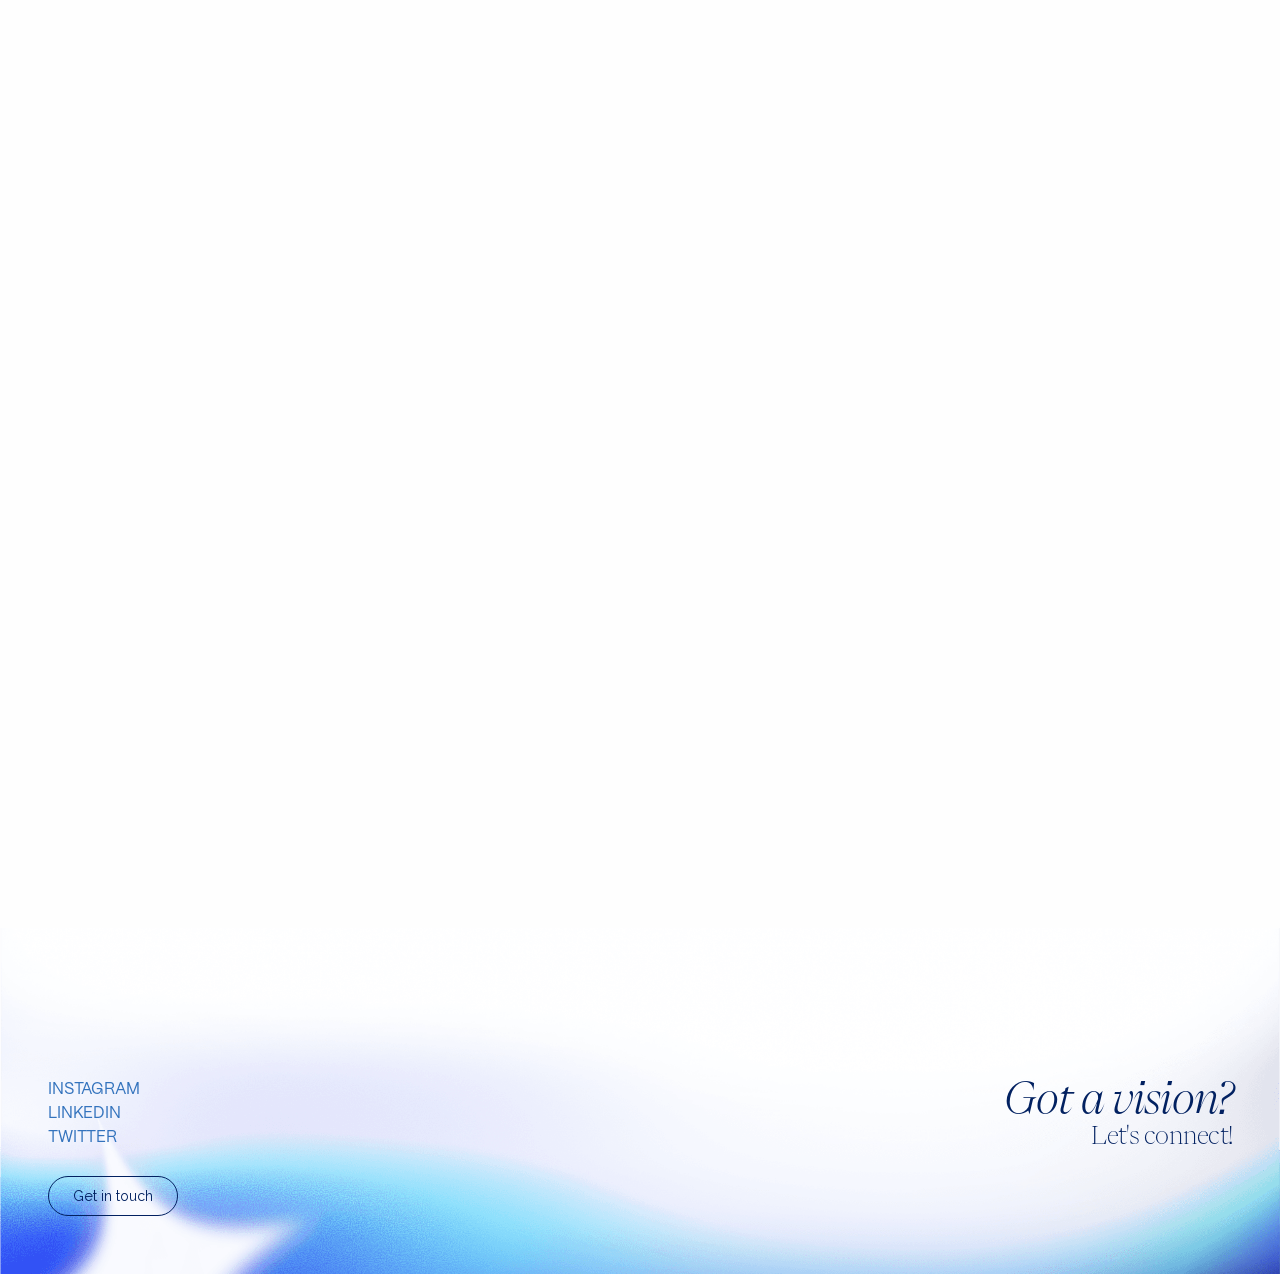
<file: purepoker/index.html>
<!doctype html>
<html lang="en">
<head>
  <meta charset="utf-8">
  <meta name="viewport" content="width=device-width, initial-scale=1">
  <title>Pure · Case study</title>
  <meta name="description" content="Crafting an immersive zero-to-one consumer experience for peer-to-peer games.">
  <link rel="icon" type="image/png" href="../assets/home/logo.png">
  <link rel="preload" href="../assets/fonts/PPMori-Book.woff2" as="font" type="font/woff2" crossorigin>
  <link rel="preload" href="../assets/fonts/PPMori-Regular.woff2" as="font" type="font/woff2" crossorigin>
  <link rel="preload" href="../assets/fonts/PPEiko-Medium.woff2" as="font" type="font/woff2" crossorigin>
  <script>
    // Turn on scroll reveals only when they can actually run, so content is never left hidden.
    if ('IntersectionObserver' in window && !matchMedia('(prefers-reduced-motion: reduce)').matches) {
      document.documentElement.classList.add('js-reveal');
    }
  </script>
  <link rel="stylesheet" href="../site.css?v=f18c7867">
  <link rel="stylesheet" href="../case.css?v=cf5dae7b">
</head>
<body class="case theme-pure">

<nav class="nav" aria-label="Main">
  <a class="nav__logo" href="../" aria-label="Giang Tran, home"><img src="../assets/home/logo.png" width="228" height="208" alt=""></a>
  <div class="nav__links" id="nav-links">
    <a href="../#works" aria-current="page">Case studies</a>
    <a href="../about-me/">About</a>
    <a href="../playground/">Playground</a>
    <a href="https://drive.google.com/file/d/1SyA3VrIay-27mWClztjOkhmCMgIzXOL6/view?usp=sharing" target="_blank" rel="noopener">Resume</a>
    <a class="nav__mail" href="mailto:giangt.edu@gmail.com">Get in touch</a>
  </div>
  <button class="nav__toggle" type="button" aria-label="Menu" aria-expanded="false" aria-controls="nav-links"><span></span><span></span></button>
</nav>

<header class="masthead container">
  <div class="masthead__title">
    <h1 class="display">Pure</h1>
    <p class="lede">Crafting an immersive zero-to-one consumer experience for peer-to-peer games</p>
  </div>
  <dl class="meta">
    <div><dt>Role</dt><dd>Founding Designer</dd></div>
    <div><dt>Timeline</dt><dd>Sept – Nov 2025</dd></div>
    <div><dt>Members</dt><dd>Lead Designer, Founders, 2 Engineers</dd></div>
  </dl>
</header>

<main>

  <div class="hero hero--cover">
    <div class="container">
      <div class="hero__frame">
        <img src="../assets/pure/01.png" width="2048" height="1510" alt="Three custom Pure playing card backs floating on navy">
      </div>
    </div>
  </div>

  <div class="container">

    <!-- Overview -->
    <section id="overview" data-toc="Overview" class="section">
      <div class="split split--aside">
        <h2 class="heading">Overview</h2>
        <div class="titleblock titleblock--fill">
        <p class="eyebrow">The Mission</p>
        <h3 class="title">PurePoker set out to be the most trustworthy, modern, and social networking product for games in the world</h3>
      </div>
      </div>
      <p class="body">Millions of Americans play on offshore or illegal poker apps with predatory fees, no oversight, and outdated software. Pure will replace the house with a social network that enables anyone to wager on anything they want, against whoever they want—legal and rake-free—by pairing rigorous compliance with delightful UX.</p>

      <div class="panel panel--midnight hmw hmw--solo">
        <div class="hmw__text">
          <p class="title on-dark-muted">The Challenge</p>
          <h3 class="title on-dark">As the founding designer, I needed to establish a trusted, fintech-grade design system while solving two core product problems: isolated online gameplay and high-friction deposit flows.</h3>
        </div>
        <img class="hmw__art" src="../assets/pure/challenge-cards.png" width="373" height="110" alt="" loading="lazy">
      </div>
    </section>

    <section class="section section--tight">
      <div class="titleblock titleblock--fill">
        <p class="eyebrow">My impact</p>
        <h3 class="title">My end-to-end design work helped PurePoker scale from zero to thousands of active beta players</h3>
      </div>
      <ul class="stats">
        <li class="stat"><p class="stat__num">$1M</p><p>Secured in pre-seed funding</p></li>
        <li class="stat"><p class="stat__num">$3,000,000+</p><p>Wagered by thousands of active beta players</p></li>
        <li class="stat"><p class="stat__num">$100,000+</p><p>Saved for players in rake fees</p></li>
      </ul>
    </section>

    <hr class="rule rule--spaced">

    <!-- Solutions -->
    <section id="solutions" data-toc="The solutions" class="section section--after-rule">
      <h2 class="heading">The Solutions</h2>

      <div class="titleblock titleblock--wide">
        <p class="eyebrow">A social feed for gameplay</p>
        <h3 class="title">Turning raw histories into scannable, attractive highlights</h3>
      </div>

      <div class="split split--half split--mosaic">
        <div class="panel panel--lilac"><img src="../assets/pure/02.png" width="1219" height="1307" alt="The Pure social feed on a phone, showing a shared hand" loading="lazy"></div>
        <div class="stack">
          <div class="panel panel--navy"><img src="../assets/pure/03.png" width="1166" height="570" alt="Achievement badges for memorable hands" loading="lazy"></div>
          <div class="panel panel--navy"><img src="../assets/pure/04.png" width="1166" height="713" alt="A hand replay ready to share" loading="lazy"></div>
        </div>
      </div>
    </section>

    <section class="section section--step">
      <div class="titleblock">
        <p class="eyebrow">Core flows</p>
        <h3 class="title">Fintech polish for gaming momentum</h3>
      </div>
      <p class="body measure">Inspired by polished banking flows and markets like Kalshi and Robinhood, I used gameplay-forward language, clarified options, elevated primary actions, and added subtle micro-animations for transitions and confirmations. The result feels fast, transparent, and safe.</p>

      <div class="panel panel--navy bleed phones" data-sequence>
        <figure>
          <video muted playsinline preload="metadata" poster="../assets/pure/06-poster.jpg" style="aspect-ratio: 1080 / 2166; clip-path: inset(0 2% 0 2.4% round 13% / 6.6%)"
               aria-label="Phone recording of entering a deposit amount with a custom number pad">
            <source src="../assets/pure/06.mp4" type="video/mp4">
          </video>
          <figcaption>Larger, tap-friendly amount controls for mobile ergonomics</figcaption>
        </figure>
        <figure>
          <video muted playsinline preload="metadata" poster="../assets/pure/08-poster.jpg" style="aspect-ratio: 1080 / 2166; clip-path: inset(0 2% 0 2% round 13% / 6.6%)"
               aria-label="Phone recording of switching between payment methods">
            <source src="../assets/pure/08.mp4" type="video/mp4">
          </video>
          <figcaption>Seamlessly switch between payment methods</figcaption>
        </figure>
        <figure>
          <video muted playsinline preload="metadata" poster="../assets/pure/09-poster.jpg" style="aspect-ratio: 1080 / 2166; clip-path: inset(0 2% 0 2.4% round 13% / 6.6%)"
               aria-label="Phone recording of a withdrawal showing timing and fees">
            <source src="../assets/pure/09.mp4" type="video/mp4">
          </video>
          <figcaption>Added clarity: instant vs. free, processing time, fees</figcaption>
        </figure>
      </div>
    </section>

    <hr class="rule rule--spaced">

    <!-- Process -->
    <section id="process" data-toc="The process" class="section section--after-rule">
      <h2 class="heading">The Process</h2>

      <div class="titleblock">
        <p class="eyebrow">An observation</p>
        <h3 class="title">Poker is social in real life. Online, the social layer disappears</h3>
      </div>
      <div class="body prose measure">
        <p>Pure set out to build a legal and compliant peers-to-peers game platform. But the product challenge wasn’t about making poker easier to play. Poker players already have a strong social behavior around the games: They celebrate huge wins, argue about bad beats, share crazy hands, talk strategy and relive memorable moments.</p>
        <p>Most online poker prospects stop at the table.</p>
      </div>
      <img class="plate" src="../assets/pure/10.png" width="1556" height="813" alt="Photos of friends playing poker beside screenshots of online poker tables" loading="lazy">
    </section>

    <section class="section">
      <div class="titleblock">
        <p class="eyebrow">The opportunity</p>
        <h3 class="title">Rethinking two critical journeys legacy platforms fail at</h3>
      </div>
      <p class="body measure">To build the most trustworthy and modern poker product in the world, we had to rethink the most common user journeys. These findings highlighted an opportunity to make the feed not just functional, but celebratory and contagious—something players want to interact with and share.</p>

      <div class="grid grid--2">
        <div class="tile tile--logos">
          <div class="logo-stack" aria-hidden="true">
            <img src="../assets/pure/logo-kalshi.png" width="96" height="96" alt="" style="--i: 0; --r: -9deg; --y: 14px" loading="lazy">
            <img src="../assets/pure/logo-robinhood.png" width="96" height="96" alt="" style="--i: 1; --r: -2deg; --y: -8px" loading="lazy">
            <img src="../assets/pure/logo-coinbase.png" width="96" height="96" alt="" style="--i: 2; --r: 7deg; --y: 6px" loading="lazy">
          </div>
          <div class="tile--text">
            <p class="eyebrow">The Trust Friction</p>
            <h4 class="title">How might we bring high-grade fintech polish to our mobile cashier?</h4>
            <p class="body">Moving money on gaming apps feels sketchy and tedious, especially on small screens</p>
          </div>
        </div>
        <div class="tile tile--logos">
          <div class="logo-stack" aria-hidden="true">
            <img src="../assets/pure/logo-instagram.png" width="96" height="96" alt="" style="--i: 0; --r: -8deg; --y: 10px" loading="lazy">
            <img src="../assets/pure/logo-reddit.png" width="96" height="96" alt="" style="--i: 1; --r: 3deg; --y: -8px" loading="lazy">
            <img src="../assets/pure/logo-strava.png" width="96" height="96" alt="" style="--i: 2; --r: 9deg; --y: 8px" loading="lazy">
          </div>
          <div class="tile--text">
            <p class="eyebrow">The Social Void</p>
            <h4 class="title">How might we turn raw gameplay into shareable, contagious content?</h4>
            <p class="body">Offline poker is highly social, but online poker feels isolated</p>
          </div>
        </div>
      </div>
    </section>

    <section class="section">
      <div class="titleblock">
        <p class="eyebrow">Defining the MVP</p>
        <h3 class="title">Narrowing down the behaviors</h3>
      </div>
      <p class="body measure measure--narrow">Keeping this in mind, with the founders I defined the P0 scoped around 3 goals:</p>

      <ul class="cards">
        <li class="card">
          <img src="../assets/pure/icon-engagement.svg" width="32" height="32" alt="">
          <div>
            <h4>Increase engagement</h4>
            <p>Create reasons to return to highlights, social interactions and leaderboards</p>
          </div>
        </li>
        <li class="card">
          <img src="../assets/pure/icon-share.svg" width="32" height="32" alt="">
          <div>
            <h4>Create sharable moments</h4>
            <p>Turn memorable hands to content players want to show other people</p>
          </div>
        </li>
        <li class="card">
          <img src="../assets/pure/icon-acquisition.svg" width="32" height="32" alt="">
          <div>
            <h4>Drive acquisition</h4>
            <p>Make it easy to invite friends and new players into the community</p>
          </div>
        </li>
      </ul>

      <figure class="carousel-figure">
        <div class="carousel" tabindex="0" role="group" aria-label="Early prototypes">
          <div class="panel panel--grey proto-slide"><img src="../assets/pure/11.png" width="1728" height="1024" alt="Early web prototype of the poker table and feed" loading="lazy" draggable="false"></div>
          <div class="panel panel--grey proto-slide"><img src="../assets/pure/12.png" width="2048" height="1340" alt="Early mobile prototypes of the deposit and withdrawal flows" loading="lazy" draggable="false"></div>
        </div>
        <figcaption class="body caption">Initial prototype for social feed design &amp; deposit/withdrawal flows</figcaption>
      </figure>
    </section>

    <hr class="rule rule--spaced">

    <!-- Details -->
    <section id="details" data-toc="Into the details" class="section section--after-rule">
      <div class="titleblock">
        <p class="eyebrow">Into the details</p>
        <h3 class="title">Landing on the final solutions</h3>
      </div>

      <div class="grid grid--2">
        <figure class="tile">
          <div class="tile__media"><img src="../assets/pure/13.png" width="2048" height="2048" alt="A deposit screen with a custom number pad" loading="lazy"></div>
          <figcaption><strong>Instant Transactions</strong>Bypassing native keyboards with custom number pads for zero-friction, mobile-first ergonomics.</figcaption>
        </figure>
        <figure class="tile">
          <div class="tile__media"><img src="../assets/pure/14.png" width="2048" height="2048" alt="Player stats cards showing savings and milestones" loading="lazy"></div>
          <figcaption><strong>Transparent Information</strong>Surfacing real-time savings and gamified player milestones to build immediate trust.</figcaption>
        </figure>
        <figure class="tile">
          <div class="tile__media"><img src="../assets/pure/15.jpg" width="2048" height="2048" alt="An overview of Pure design system components" loading="lazy"></div>
          <figcaption><strong>A System Built for Trust &amp; Play</strong>Designing a resilient, playful, yet highly secure visual language that scales across platforms.</figcaption>
        </figure>
        <figure class="tile">
          <div class="tile__media"><img src="../assets/pure/16.png" width="2048" height="2048" alt="An invite screen with poker chips" loading="lazy"></div>
          <figcaption><strong>Built for Viral Acquisition</strong>Frictionless invite loops designed to seamlessly extend the platform to future games and communities.</figcaption>
        </figure>
      </div>
    </section>

    <section id="next-steps" data-toc="What’s next" class="section">
      <div class="titleblock">
        <p class="eyebrow">So, what’s next?</p>
        <h3 class="title">Scaling the platform beyond the poker table</h3>
      </div>
      <p class="body">With 4.7 stars on the App Store and over 5.5k in downloads, PurePoker launched to an overwhelmingly positive response from the community.</p>
      <img class="plate plate--line" src="../assets/pure/17.png" width="2048" height="679" alt="A wall of five-star App Store reviews" loading="lazy">
      <p class="body">Because we built this ecosystem on strict, reusable system rules, the underlying architecture is highly adaptable. The next phase of Pure is to take this proven, rake-free wagering engine and extend the design system to entirely new formats. Whether that means integrating classic table games, or custom peer-to-peer wagers, the foundation is already set!</p>
    </section>

    <hr class="rule rule--spaced">

    <!-- Takeaways -->
    <section id="takeaways" data-toc="Takeaways" class="section section--after-rule">
      <p class="eyebrow eyebrow--soft">Key Takeaways</p>
      <ul class="learned learned--rows">
        <li>
          <h4>From real-world energy into product mechanics</h4>
          <p class="body">Capturing the authentic thrill of real-life poker and translating it into digital mobile interactions required deep immersion into player psychology. By mapping these edge cases and establishing strict system rules, I transformed passive, isolated play into a vibrant, retention-driving community.</p>
        </li>
        <li>
          <h4>Trust as a competitive advantage</h4>
          <p class="body">In a market dominated by predatory, outdated offshore apps, trust was our core product feature. By applying fintech-grade transparency to a gaming app, I learned how powerful it is to break the status quo and prove to users that a safer, better experience is possible.</p>
        </li>
        <li>
          <h4>Demystifying a niche audience</h4>
          <p class="body">As my first consumer-facing project, designing for real-money poker felt intimidating at first. However, I quickly realized that poker players are just everyday people! Once I stripped away the gambling jargon, the core challenges were universal UX problems: reducing friction, communicating clearly, and fostering a sense of community.</p>
        </li>
      </ul>
    </section>


  </div>
</main>

<footer class="site-footer">
  <img class="site-footer__bg" src="../assets/home/footer-bg.png" width="2048" height="912" alt="" loading="lazy">
  <div class="site-footer__inner">
    <div>
      <ul class="site-footer__social">
        <li><a href="https://www.instagram.com/giangtran_0901/" target="_blank" rel="noopener">INSTAGRAM</a></li>
        <li><a href="https://www.linkedin.com/in/giang-tran0901/" target="_blank" rel="noopener">LINKEDIN</a></li>
        <li><a href="https://x.com/giangtr0901" target="_blank" rel="noopener">TWITTER</a></li>
      </ul>
      <a class="pill" href="mailto:giangt.edu@gmail.com">Get in touch</a>
    </div>
    <div class="site-footer__cta">
      <p class="site-footer__script">Got a vision?</p>
      <p class="site-footer__connect">Let's connect!</p>
    </div>
  </div>
</footer>

<script src="../site.js?v=56c943f7" defer></script>
</body>
</html>
</file>
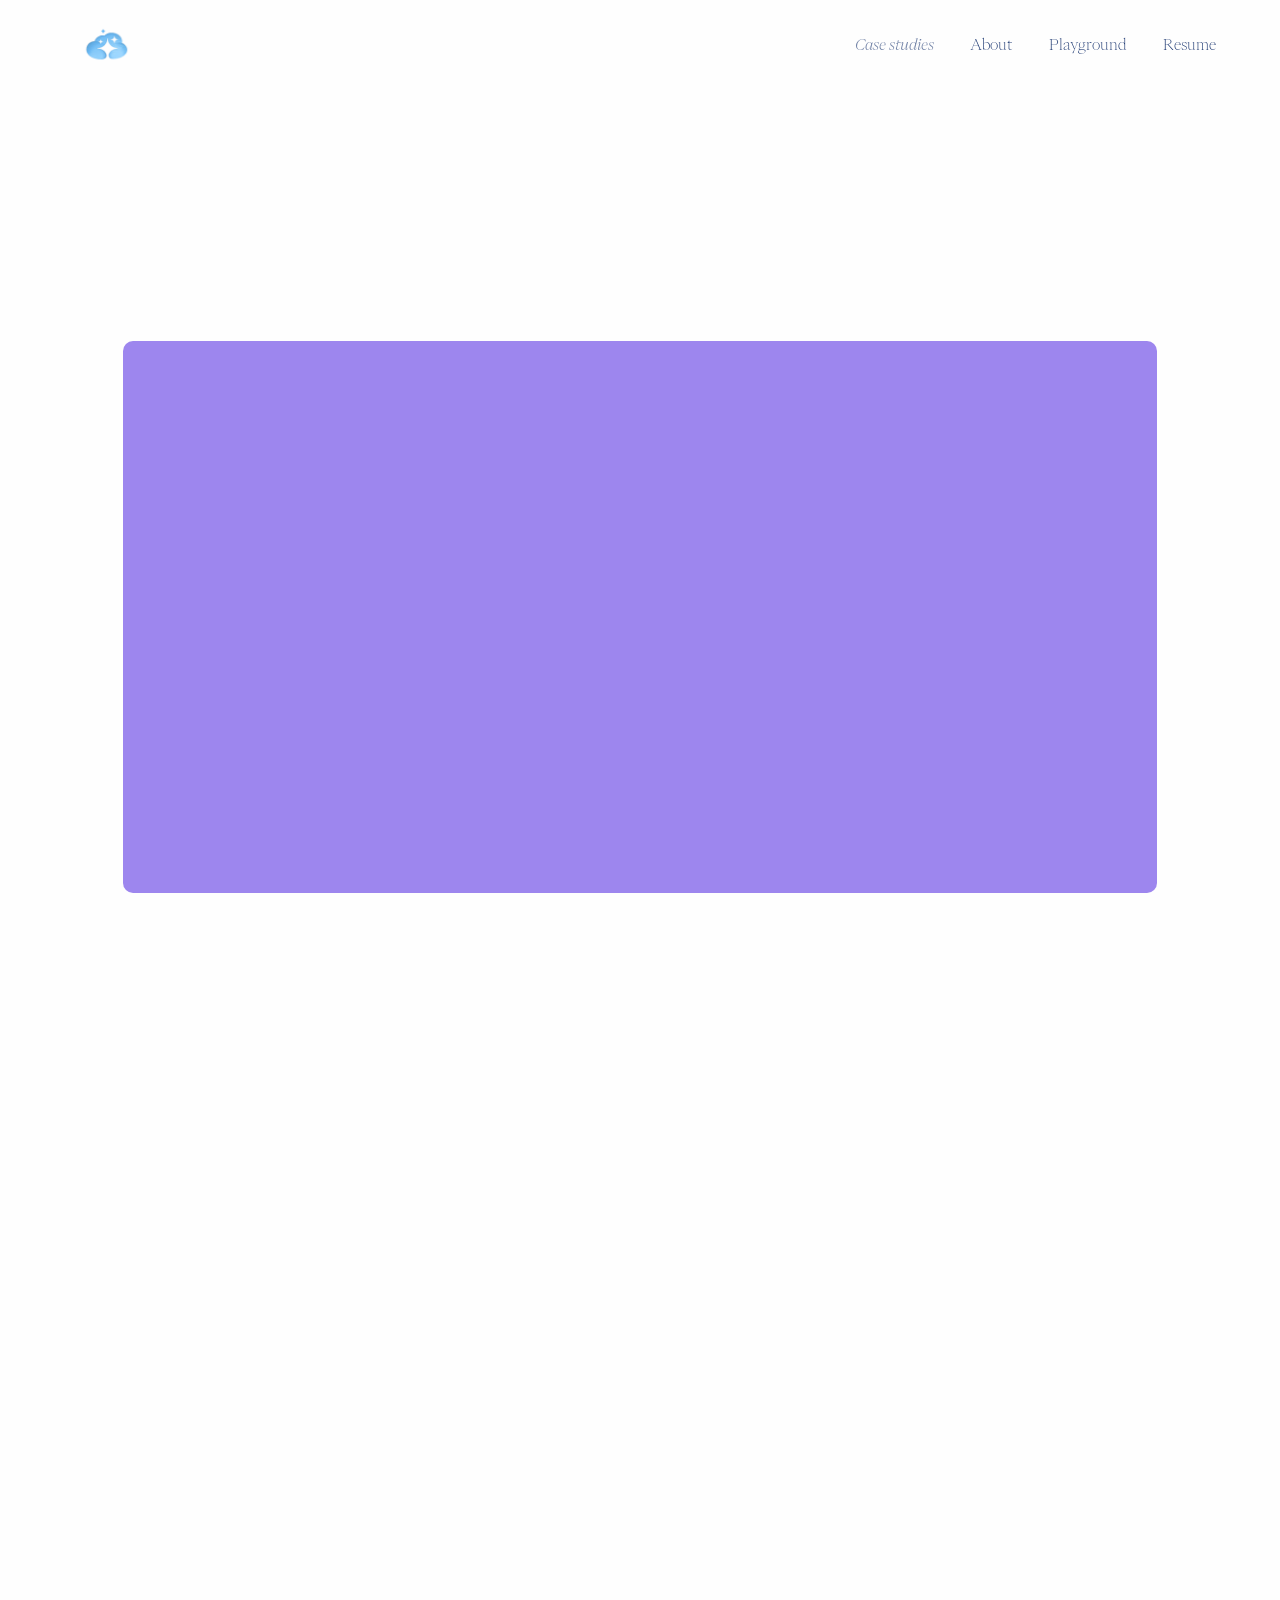
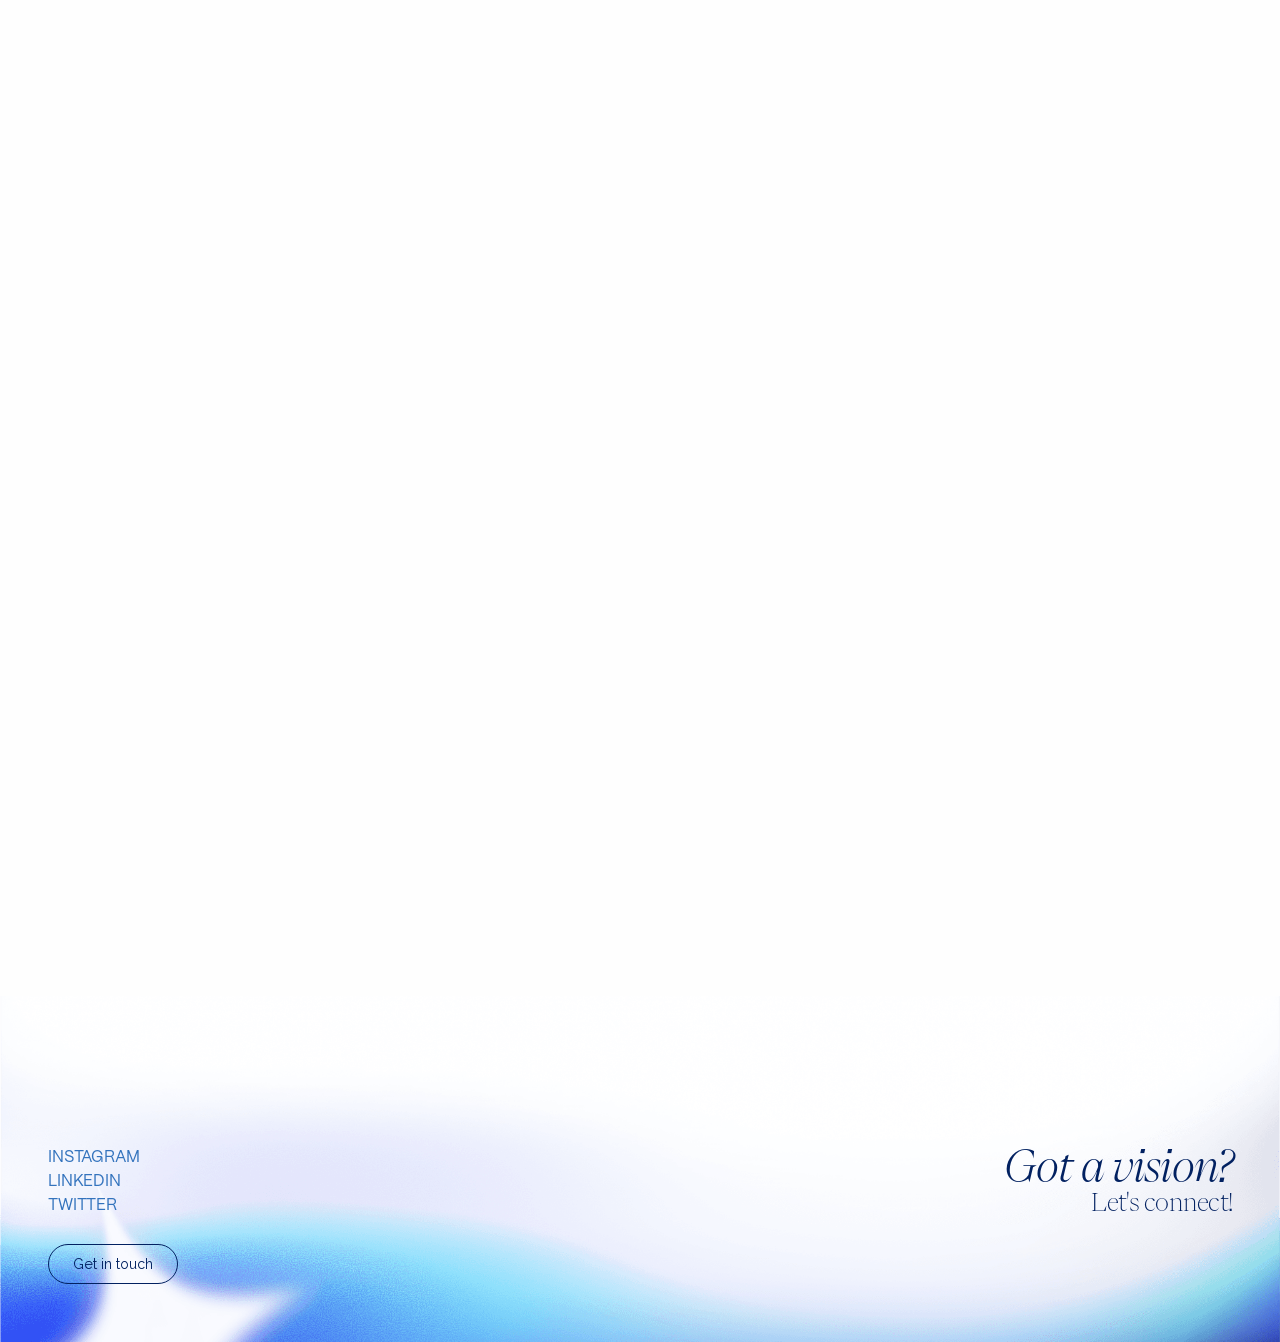
<file: rootly/index.html>
<!doctype html>
<html lang="en">
<head>
  <meta charset="utf-8">
  <meta name="viewport" content="width=device-width, initial-scale=1">
  <title>Rootly · Case study</title>
  <meta name="description" content="Streamlining incident response for Fortune 500 engineering teams through stellar product &amp; branding.">
  <link rel="icon" type="image/png" href="../assets/home/logo.png">
  <link rel="preload" href="../assets/fonts/PPMori-Book.woff2" as="font" type="font/woff2" crossorigin>
  <link rel="preload" href="../assets/fonts/PPMori-Regular.woff2" as="font" type="font/woff2" crossorigin>
  <link rel="preload" href="../assets/fonts/PPEiko-Medium.woff2" as="font" type="font/woff2" crossorigin>
  <script>
    // Turn on scroll reveals only when they can actually run, so content is never left hidden.
    if ('IntersectionObserver' in window && !matchMedia('(prefers-reduced-motion: reduce)').matches) {
      document.documentElement.classList.add('js-reveal');
    }
  </script>
  <link rel="stylesheet" href="../site.css?v=f18c7867">
  <link rel="stylesheet" href="../case.css?v=cf5dae7b">
</head>
<body class="case theme-rootly">

<nav class="nav" aria-label="Main">
  <a class="nav__logo" href="../" aria-label="Giang Tran, home"><img src="../assets/home/logo.png" width="228" height="208" alt=""></a>
  <div class="nav__links" id="nav-links">
    <a href="../#works" aria-current="page">Case studies</a>
    <a href="../about-me/">About</a>
    <a href="../playground/">Playground</a>
    <a href="https://drive.google.com/file/d/1SyA3VrIay-27mWClztjOkhmCMgIzXOL6/view?usp=sharing" target="_blank" rel="noopener">Resume</a>
    <a class="nav__mail" href="mailto:giangt.edu@gmail.com">Get in touch</a>
  </div>
  <button class="nav__toggle" type="button" aria-label="Menu" aria-expanded="false" aria-controls="nav-links"><span></span><span></span></button>
</nav>

<header class="masthead container">
  <div class="masthead__title">
    <h1 class="display">Rootly</h1>
    <p class="lede">Streamlining incident response for Fortune 500 engineering teams through stellar product &amp; branding</p>
  </div>
  <dl class="meta">
    <div><dt>Role</dt><dd>Founding Design Intern</dd></div>
    <div><dt>Timeline</dt><dd>Oct – Dec 2025</dd></div>
    <div><dt>Members</dt><dd>Lead Designer, 1 Product Manager, 5 Engineers</dd></div>
  </dl>
</header>

<main>

  <div class="hero hero--cover">
    <div class="container">
      <div class="hero__frame">
        <img src="../assets/rootly/01.png" width="2048" height="1009" alt="Rootly AI: the on-call schedule and incident views side by side">
      </div>
    </div>
  </div>

  <div class="container">

    <!-- Overview -->
    <section id="overview" data-toc="Overview" class="section">
      <div class="split split--aside">
        <h2 class="heading">Overview</h2>
        <div class="titleblock titleblock--fill">
          <p class="eyebrow">TL; DR</p>
          <h3 class="title">Rootly is an AI-native, enterprise-grade on-call and incident management platform</h3>
          <p class="body">Rootly is loved by 100's of leading companies such as Cisco, NVIDIA, Figma, Squarespace, Canva, and more.</p>
        </div>
      </div>

      <div class="titleblock titleblock--wide">
        <p class="eyebrow">The Challenge</p>
        <h3 class="title">Navigating Rootly as the first-ever and sole design intern</h3>
      </div>
      <p class="body measure">Rootly's aggressive product velocity helped secure marquee enterprise customers, but rapid shipping introduced UX inconsistencies that created friction during competitive evaluations against mature incumbents like PagerDuty, Opsgenie and Incident.io.</p>
    </section>

    <!-- Three tracks, as a bento -->
    <section class="section section--tight">
      <div class="bento">
        <article class="bento__card bento__card--wide bento__card--accent">
          <div class="bento__text">
            <div>
              <p class="eyebrow">From papercuts to product confidence</p>
              <h3 class="title">Led an initiative of low-effort, high-impact UX improvements, raising product quality</h3>
            </div>
            <p class="body">Some areas I worked on: Escalation Policy repeats and fallback, workflow condition, and custom form fields.</p>
          </div>
          <div class="bento__media bento__media--bleed"><img src="../assets/rootly/02.png" width="1066" height="596" alt="Workflow condition builder with clearer, plain-language rules" loading="lazy"></div>
        </article>

        <article class="bento__card bento__card--light">
          <div class="bento__text">
            <p class="eyebrow">Leverage AI for speed and scalability</p>
            <h3 class="title">10x workflow for brand &amp; marketing</h3>
          </div>
          <div class="bento__media bento__media--inset"><img src="../assets/rootly/10x-workflow.webp" width="1060" height="639" alt="A wall of AI-generated Rootly event invitations, each city and venue in the same painterly brand style" loading="lazy"></div>
        </article>

        <article class="bento__card bento__card--dark">
          <div class="bento__text">
            <p class="eyebrow">Improving core platform features</p>
            <h3 class="title">Better view of many teams on-call schedules</h3>
          </div>
          <div class="bento__media bento__media--bleed"><img src="../assets/rootly/04.png" width="2048" height="1573" alt="The redesigned on-call schedule with every team in one timeline" loading="lazy"></div>
        </article>
      </div>
    </section>

    <hr class="rule">

    <!-- Product -->
    <section id="product" data-toc="Product" class="section section--after-rule">
      <h2 class="heading">Product</h2>

      <div class="titleblock">
        <p class="eyebrow">Improving core platform features</p>
        <h3 class="title">Better view of many teams on-call schedules</h3>
      </div>

      <div class="panel panel--lilac showcase showcase--snug">
        <img src="../assets/rootly/04.png" width="2048" height="1573" alt="The redesigned on-call schedule with every team in one timeline" loading="lazy">
      </div>

      <div class="panel panel--navy bleed solution">
        <div class="step step--on-dark">
          <span class="step__num">1</span>
          <div>
            <h3 class="title title--strong">Delivering the core product interface</h3>
            <p class="step__where">On-call schedules</p>
          </div>
        </div>
        <video class="solution__video" data-autoplay muted loop playsinline preload="none" poster="../assets/rootly/05-poster.jpg" style="aspect-ratio: 960 / 772"
               aria-label="Screen recording of browsing on-call schedules across teams">
            <source src="../assets/rootly/05.mp4" type="video/mp4">
          </video>
        <p class="body on-dark-soft caption">A better way to view on-call schedules across multiple teams and shift owners</p>
      </div>
    </section>

    <section class="section section--tight">
      <div class="split split--step">
        <div class="titleblock">
          <p class="eyebrow">Before</p>
          <h3 class="title">Pain points</h3>
        </div>
        <ul class="checklist checklist--muted" style="max-width: none">
          <li><svg viewBox="0 0 10 10"><title>Con</title><rect width="8.9" height="8.9" x=".55" y=".55" rx="1.73" fill="none" stroke="currentColor" stroke-width=".5"/><path d="M3.4 5h3.2" fill="none" stroke="currentColor" stroke-width=".78" stroke-linecap="round"/></svg>The on-call sidebar overwhelms users with too much buried schedule information.</li>
          <li><svg viewBox="0 0 10 10"><title>Con</title><rect width="8.9" height="8.9" x=".55" y=".55" rx="1.73" fill="none" stroke="currentColor" stroke-width=".5"/><path d="M3.4 5h3.2" fill="none" stroke="currentColor" stroke-width=".78" stroke-linecap="round"/></svg>Screen space is wasted when few people are on call, and overcrowded when there are many.</li>
          <li><svg viewBox="0 0 10 10"><title>Con</title><rect width="8.9" height="8.9" x=".55" y=".55" rx="1.73" fill="none" stroke="currentColor" stroke-width=".5"/><path d="M3.4 5h3.2" fill="none" stroke="currentColor" stroke-width=".78" stroke-linecap="round"/></svg>It’s difficult to find who’s on call across multiple teams.</li>
          <li><svg viewBox="0 0 10 10"><title>Con</title><rect width="8.9" height="8.9" x=".55" y=".55" rx="1.73" fill="none" stroke="currentColor" stroke-width=".5"/><path d="M3.4 5h3.2" fill="none" stroke="currentColor" stroke-width=".78" stroke-linecap="round"/></svg>Switching between daily, weekly, and monthly views creates a fragmented mental model.</li>
        </ul>
      </div>

      <div class="grid grid--2 grid--match">
        <figure class="tile"><div class="tile__media tile__media--grey tile__media--pad tile__media--center"><img src="../assets/rootly/06.png" width="713" height="479" alt="The old schedule view with a crowded sidebar" loading="lazy"></div></figure>
        <figure class="tile"><div class="tile__media tile__media--grey tile__media--pad tile__media--center"><img src="../assets/rootly/07.png" width="900" height="479" alt="The old monthly calendar, dense with repeated shifts" loading="lazy"></div></figure>
      </div>
    </section>

    <section class="section section--step">
      <div class="step">
        <span class="step__num">2</span>
        <div>
          <h3 class="title title--strong">Quality-of-life Enhancements</h3>
          <p class="step__where">Across the platform</p>
        </div>
      </div>

      <figure>
        <div class="panel panel--lilac showcase showcase--flush"><img src="../assets/rootly/08.png" width="1284" height="838" alt="Declaring an incident from a command menu" loading="lazy"></div>
        <figcaption class="body caption">Page or declare an incident anywhere in the application. Quickly escalate an alert to an incident by auto-assigning teams and services</figcaption>
      </figure>
      <figure>
        <div class="panel panel--mist showcase showcase--flush"><img src="../assets/rootly/09.png" width="1964" height="873" alt="Escalation policy editor showing next steps and expected behaviour" loading="lazy"></div>
        <figcaption class="body caption">Removed ambiguity in on-call escalation flows by surfacing next-step actions and expected behaviors</figcaption>
      </figure>
    </section>

    <hr class="rule rule--spaced">

    <!-- Brand -->
    <section id="brand" data-toc="Brand" class="section section--after-rule">
      <h2 class="heading">Brand</h2>
      <div class="titleblock">
        <p class="eyebrow">10x workflow for brand &amp; marketing</p>
        <h3 class="title">Building an AI-driven visual playbook</h3>
      </div>
      <div class="body prose measure">
        <p>The marketing team required a steady stream of visual assets, from social media posts, blog banners, and speaker cards to across multiple touchpoints. Initially, production was entirely manual and bottlenecked through a single designer (me), making the workflow unsustainable and impossible to scale as demand grew.</p>
        <p>I designed and implemented an AI-powered asset generation system that transformed our production process from dependency to autonomy. In parallel, I took ownership of various verticals in our first brand guideline, developing what became distinct sub-brand expressions.</p>
      </div>
      <div class="panel panel--lilac showcase showcase--flush">
        <img src="../assets/rootly/10.jpg" width="1728" height="2048" alt="A board of Rootly brand assets: event graphics, social posts and speaker cards" loading="lazy">
      </div>
    </section>

    <hr class="rule rule--spaced">

    <!-- Takeaways -->
    <section id="takeaways" data-toc="Takeaways" class="section section--after-rule">
      <div class="titleblock">
        <p class="eyebrow">Key Takeaways</p>
        <h3 class="title title--strong">Here, I’ve learnt more than I could ever asked for.</h3>
      </div>

      <ul class="learned learned--rows">
        <li>
          <h4>First-ever intern, at my first-ever internship</h4>
          <p class="body">Stepping in as Rootly’s first and only design intern meant leaping entirely into the unknown. I embraced that ambiguity to leave a lasting mark. A billboard on Times Square, and the university’s <a class="link" href="https://uwaterloo.ca/co-operative-education/blog/times-square-design-determination" target="_blank" rel="noopener">Co-Op Student of The Year Award</a>!</p>
        </li>
        <li>
          <h4>Ownership in ambiguity</h4>
          <p class="body">Startups don’t wait for you to catch up. Work isn’t assigned; it’s claimed. Within two months, I was delivering full-time-level impact by identifying gaps, proposing solutions, and executing across brand and product. I learned to advocate for myself, ask better questions, and earn trust through ownership.</p>
        </li>
        <li>
          <h4>Systems thinking over one-off solutions</h4>
          <p class="body">The real achievement wasn’t the volume of work, but building systems that outlasted it. I identified quick wins, then codified what worked into the design system so anyone could build on it. Working on complex incident management platforms taught me to look beyond isolated pain points and identify the systemic problems connecting them.</p>
        </li>
      </ul>

      <div class="grid grid--2 grid--center grid--paired" style="--a: 1706fr; --b: 1999fr">
        <figure class="tile"><img class="plate plate--line" src="../assets/rootly/coop-article.webp" width="1706" height="1355" alt="University of Waterloo article, Lighting up Times Square through design and determination, on Giang winning the Faculty of Arts Co-op Student of the Year Award" loading="lazy"></figure>
        <figure class="tile"><img class="plate plate--line" src="../assets/rootly/team-shoutout.webp" width="1999" height="1355" alt="A Slack shoutout from the Rootly team about the brand guidelines and AI workflows, above pages from the brand guidelines" loading="lazy"></figure>
      </div>
    </section>


  </div>
</main>

<footer class="site-footer">
  <img class="site-footer__bg" src="../assets/home/footer-bg.png" width="2048" height="912" alt="" loading="lazy">
  <div class="site-footer__inner">
    <div>
      <ul class="site-footer__social">
        <li><a href="https://www.instagram.com/giangtran_0901/" target="_blank" rel="noopener">INSTAGRAM</a></li>
        <li><a href="https://www.linkedin.com/in/giang-tran0901/" target="_blank" rel="noopener">LINKEDIN</a></li>
        <li><a href="https://x.com/giangtr0901" target="_blank" rel="noopener">TWITTER</a></li>
      </ul>
      <a class="pill" href="mailto:giangt.edu@gmail.com">Get in touch</a>
    </div>
    <div class="site-footer__cta">
      <p class="site-footer__script">Got a vision?</p>
      <p class="site-footer__connect">Let's connect!</p>
    </div>
  </div>
</footer>

<script src="../site.js?v=56c943f7" defer></script>
</body>
</html>
</file>
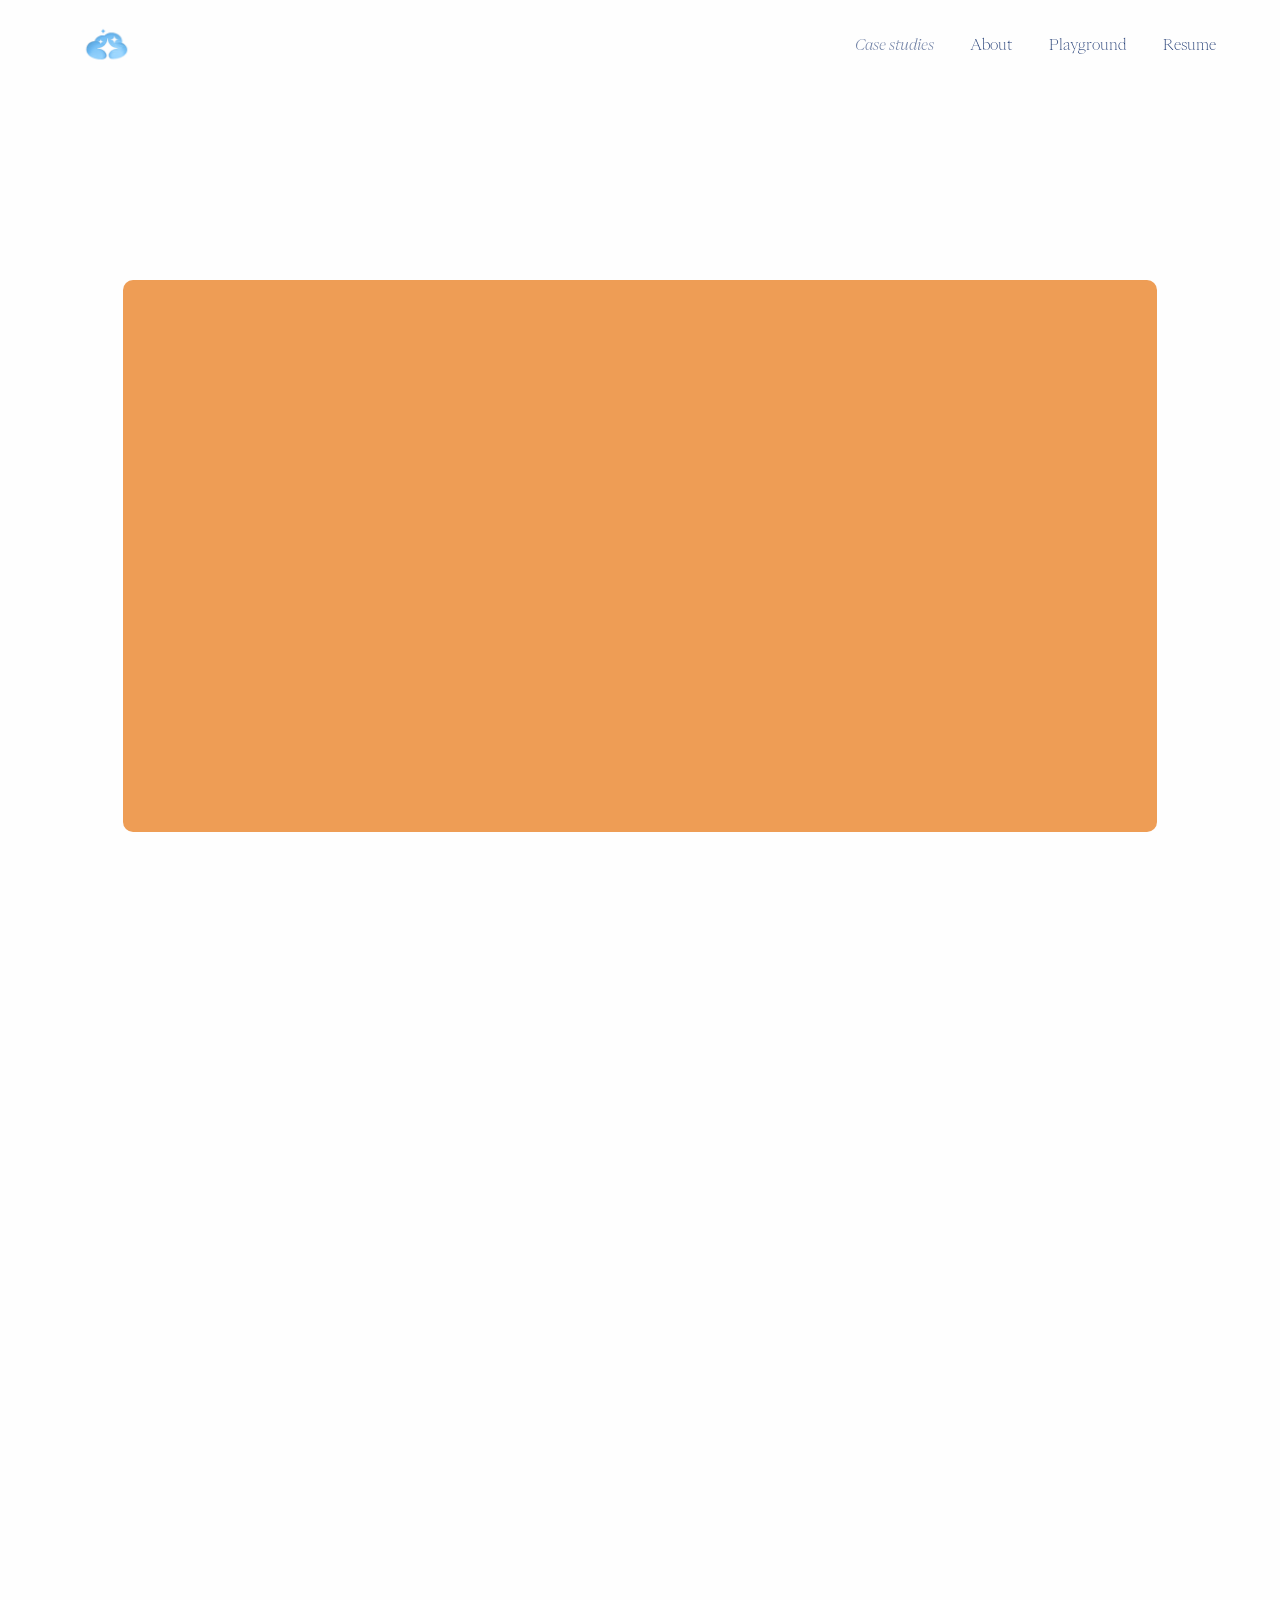
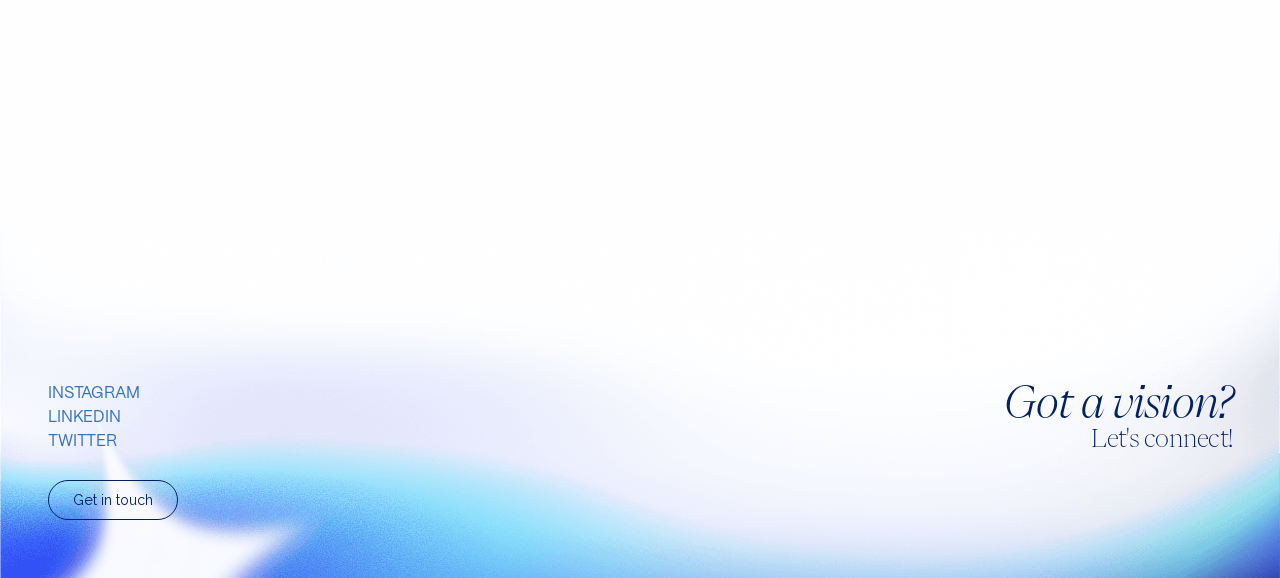
<file: socratica/index.html>
<!doctype html>
<html lang="en">
<head>
  <meta charset="utf-8">
  <meta name="viewport" content="width=device-width, initial-scale=1">
  <title>Socratica · Case study</title>
  <meta name="description" content="Breathing life into the visual and brand identity of a multi-city maker collective.">
  <link rel="icon" type="image/png" href="../assets/home/logo.png">
  <link rel="preload" href="../assets/fonts/PPMori-Book.woff2" as="font" type="font/woff2" crossorigin>
  <link rel="preload" href="../assets/fonts/PPMori-Regular.woff2" as="font" type="font/woff2" crossorigin>
  <link rel="preload" href="../assets/fonts/PPEiko-Medium.woff2" as="font" type="font/woff2" crossorigin>
  <script>
    // Turn on scroll reveals only when they can actually run, so content is never left hidden.
    if ('IntersectionObserver' in window && !matchMedia('(prefers-reduced-motion: reduce)').matches) {
      document.documentElement.classList.add('js-reveal');
    }
  </script>
  <link rel="stylesheet" href="../site.css?v=f18c7867">
  <link rel="stylesheet" href="../case.css?v=cf5dae7b">
</head>
<body class="case theme-socratica">

<nav class="nav" aria-label="Main">
  <a class="nav__logo" href="../" aria-label="Giang Tran, home"><img src="../assets/home/logo.png" width="228" height="208" alt=""></a>
  <div class="nav__links" id="nav-links">
    <a href="../#works" aria-current="page">Case studies</a>
    <a href="../about-me/">About</a>
    <a href="../playground/">Playground</a>
    <a href="https://drive.google.com/file/d/1SyA3VrIay-27mWClztjOkhmCMgIzXOL6/view?usp=sharing" target="_blank" rel="noopener">Resume</a>
    <a class="nav__mail" href="mailto:giangt.edu@gmail.com">Get in touch</a>
  </div>
  <button class="nav__toggle" type="button" aria-label="Menu" aria-expanded="false" aria-controls="nav-links"><span></span><span></span></button>
</nav>

<header class="masthead container">
  <div class="masthead__title">
    <h1 class="display">Socratica</h1>
    <p class="lede">An open collective of makers, artists, engineers, designers, writers, poets, and everything in between.</p>
  </div>
  <dl class="meta">
    <div><dt>Role</dt><dd>Host, Brand &amp; Visual Identity Lead</dd></div>
  </dl>
</header>

<main>

  <div class="hero hero--cover">
    <div class="container">
      <div class="hero__frame">
        <img src="../assets/socratica/01.png" width="1050" height="788" alt="The Socratica community gathered for a group photo">
      </div>
    </div>
  </div>

  <div class="container">

    <!-- Introducing -->
    <section id="introducing" data-toc="Introducing" class="section">
      <div class="split split--aside">
        <h2 class="heading">Introducing</h2>
        <div class="titleblock">
        <h3 class="title">The Socratica Symposium 2026 website!</h3>
      </div>
      </div>
      <div class="body prose measure">
        <p>The Symposium 2026 branding greets you with painterly effects, whimsical characters, and an aesthetic that intentionally emits a sense of passion, scrappiness, and childhood dreams.</p>
        <p>However, this massive event is just the most recent entry in a much longer journey. What you see today is the culmination of years spent shaping the visual language of this community from the ground up. Here is the deeper story of how we pulled it off, how the brand evolved alongside the movement, and how Socratica ultimately became the defining part of me.</p>
        <p><a class="link" href="https://symposium.socratica.info/" target="_blank" rel="noopener">Check out the website here!</a></p>
      </div>

      <div class="panel panel--lilac showcase showcase--snug showcase--auto">
        <video data-autoplay muted loop playsinline preload="none" poster="../assets/socratica/02-poster.jpg" style="aspect-ratio: 1920 / 1080"
               aria-label="Screen recording scrolling through the Symposium 2026 website">
            <source src="../assets/socratica/02.mp4" type="video/mp4">
          </video>
      </div>

      <div class="grid grid--2">
        <div class="panel panel--lilac"><img src="../assets/socratica/03.png" width="572" height="448" alt="Symposium 2026 poster: March 21 to 22" loading="lazy"></div>
        <div class="panel panel--lilac"><img src="../assets/socratica/04.png" width="572" height="448" alt="The Symposium wordmark on a dark stage screen" loading="lazy"></div>
      </div>
      <img class="plate" src="../assets/socratica/05.png" width="2048" height="1124" alt="A spread of Symposium brand assets and character illustrations" loading="lazy">
    </section>

    <hr class="rule rule--spaced">

    <!-- What is Socratica -->
    <section id="about" data-toc="What is Socratica?" class="section section--after-rule">
      <div class="titleblock">
        <p class="eyebrow">What is Socratica?</p>
        <h3 class="title">From Sunday co-working sessions to a global phenomenon</h3>
      </div>
      <p class="body measure">Originating at the University of Waterloo around 2022, it began as a grassroots initiative where students met on Sundays for Pomodoro co-working sessions, snacks, and open demos. Since then, it has exploded into a global network with over 30 nodes worldwide.</p>
      <img class="plate" src="../assets/socratica/06.png" width="2048" height="971" alt="A collage of Socratica sessions and crowds around the world" loading="lazy">

      <p class="eyebrow eyebrow--soft">The impact</p>
      <ul class="cards cards--plain">
        <li class="card"><div><h4>A two-day regional takeover in Waterloo, Ontario</h4></div></li>
        <li class="card"><div><h4>Elevated raw passion projects into a 3,000-person, multi-disciplinary exhibition</h4></div></li>
        <li class="card"><div><h4>A unified design system scaling the scrappy, intimate ethos of Socratica to over 50 global chapters.</h4></div></li>
      </ul>
    </section>

    <hr class="rule rule--spaced">

    <!-- First steps -->
    <section id="first-steps" data-toc="First steps" class="section section--after-rule">
      <div class="titleblock">
        <p class="eyebrow">The very first steps</p>
        <h3 class="title">Scaling the magic through designs</h3>
      </div>
      <div class="body prose measure">
        <p>I was lucky to stumble upon Socratica during my very first year at Waterloo. Since then, it has became a cornerstone of my university experience.</p>
        <p>Over time, I’ve contributed to the community not just as an attendee and host, but also as a designer whenever I could lend a hand. Through this work, I’ve seen firsthand how thoughtful design significantly reflects and reinforces a sense of belonging within this ever-growing community.</p>
      </div>

      <figure>
        <img class="plate" src="../assets/socratica/07.jpg" width="2048" height="1329" alt="Early session posters and social graphics" loading="lazy">
        <figcaption class="body caption">These were some of my first designs as a host!</figcaption>
      </figure>
      <div class="grid grid--2">
        <div class="panel panel--lilac"><img src="../assets/socratica/08.png" width="1228" height="1206" alt="A “Documenting Life” session poster" loading="lazy"></div>
        <div class="panel panel--lilac"><img src="../assets/socratica/09.png" width="1186" height="1206" alt="A Socratica session announcement with playful characters" loading="lazy"></div>
      </div>
    </section>

    <section id="event" data-toc="Our own event" class="section">
      <div class="titleblock">
        <p class="eyebrow">An event, of our own</p>
        <h3 class="title">The Night at the Museum</h3>
      </div>
      <div class="body prose measure">
        <p>However, for me, the most memorable part was the three-day design sprint leading up to the Fall 2024 End of Term Event: A Night at the Socratica Museum.</p>
        <p>I singlehandedly designed all the visual assets for the event: posters, signage, nametags, demoer signs, tickets, IG post + stories, and more. It was a whirlwind of late nights, caffeine-fueled focus and rapid iteration, but with the support and feedback from my team, it was truly magical to see my designs come to life that one night.</p>
      </div>

      <img class="plate" src="../assets/socratica/10.png" width="2048" height="1156" alt="Night at the Socratica Museum brand system in deep green" loading="lazy">
      <div class="grid grid--2 grid--center">
        <div class="panel panel--lilac showcase" style="padding: 8% 18%"><img src="../assets/socratica/11.png" width="1521" height="1950" alt="A tall Socratica Museum poster" loading="lazy"></div>
        <img class="plate" src="../assets/socratica/12.jpg" width="1790" height="1300" alt="Printed Socratica Museum tickets fanned out" loading="lazy">
      </div>
      <img class="plate" src="../assets/socratica/13.png" width="2048" height="914" alt="Event signage beside a photo of the hosting team" loading="lazy">
    </section>

    <hr class="rule rule--spaced">

    <!-- Symposium -->
    <section id="finale" data-toc="The finale" class="section section--after-rule">
      <div class="titleblock titleblock--wide">
        <p class="eyebrow">End it with a bang!</p>
        <h3 class="title">Orchestrating an arena-scale exhibition for 3,000 builders.</h3>
      </div>
      <div class="body prose measure">
        <p>During my time with Socratica, I led a complex brand evolution: scaling the visual identity and orchestrating our flagship Symposium.</p>
        <p>From September 2025 to April 2026, my role shifted from designing the digital foundation to leading a team to build out the physical environment. We had to take the whimsical, painterly aesthetic of our digital identity and make it tangible for 3,000 attendees navigating a massive two-day festival.</p>
      </div>

      <div class="panel panel--lilac showcase showcase--snug showcase--auto">
        <video data-autoplay muted loop playsinline preload="none" poster="../assets/socratica/14-poster.jpg" style="aspect-ratio: 1716 / 1080"
               aria-label="Recording of the Symposium demo booking experience">
            <source src="../assets/socratica/14.mp4" type="video/mp4">
          </video>
      </div>
      <img class="plate" src="../assets/socratica/15.png" width="1842" height="828" alt="Hundreds of attendees on stage under the Symposium banner" loading="lazy">
      <div class="grid grid--2">
        <img class="plate" src="../assets/socratica/16.jpg" width="1794" height="1460" alt="A Symposium welcome banner with painted characters" loading="lazy">
        <img class="plate" src="../assets/socratica/17.png" width="1794" height="1460" alt="Media, host and demoer badges for the Symposium" loading="lazy">
      </div>

      <div class="body prose measure">
        <p>The result was more than just an event; it was a carefully curated environment built to inspire.</p>
        <p>By bringing these physical touchpoints to life, we established a unified visual identity that is now synonymous with the builder community, ultimately fostering a space where hundreds of young creatives felt entirely empowered to share their work.</p>
      </div>
    </section>

    <hr class="rule rule--spaced">

    <footer class="footnote">
      <p class="eyebrow eyebrow--soft">Some acknowledgements</p>
      <div class="body prose">
        <p>The true magic of the collective. Beyond the scale of the Symposium and the work itself, my time with Socratica ultimately comes down to the community.</p>
        <p>I am incredibly grateful for the folks I’ve had the chance to work alongside and cross paths with over the years. Socratica is, at its core, a group of people who have genuinely changed my life for the better. The late nights, the Sunday sessions, and the massive events were all just ways to support one another. Being part of this ecosystem—and being shaped by the people in it—has been the greatest privilege of all.</p>
      </div>
    </footer>


  </div>
</main>

<footer class="site-footer">
  <img class="site-footer__bg" src="../assets/home/footer-bg.png" width="2048" height="912" alt="" loading="lazy">
  <div class="site-footer__inner">
    <div>
      <ul class="site-footer__social">
        <li><a href="https://www.instagram.com/giangtran_0901/" target="_blank" rel="noopener">INSTAGRAM</a></li>
        <li><a href="https://www.linkedin.com/in/giang-tran0901/" target="_blank" rel="noopener">LINKEDIN</a></li>
        <li><a href="https://x.com/giangtr0901" target="_blank" rel="noopener">TWITTER</a></li>
      </ul>
      <a class="pill" href="mailto:giangt.edu@gmail.com">Get in touch</a>
    </div>
    <div class="site-footer__cta">
      <p class="site-footer__script">Got a vision?</p>
      <p class="site-footer__connect">Let's connect!</p>
    </div>
  </div>
</footer>

<script src="../site.js?v=56c943f7" defer></script>
</body>
</html>
</file>
<file: site.css>
/* ==========================================================================
   Shared across every page: fonts, navigation, pill buttons, footer.
   Page-specific styles live in styles.css (home), case.css (case studies)
   and pages.css (About, Playground).
   ========================================================================== */

/* ---------- Fonts ---------- */
@font-face { font-family: "PP Mori"; src: url("assets/fonts/PPMori-ExtraLight.woff2") format("woff2"); font-weight: 200; font-display: swap; }
@font-face { font-family: "PP Mori"; src: url("assets/fonts/PPMori-Light.woff2") format("woff2"); font-weight: 300; font-display: swap; }
@font-face { font-family: "PP Mori"; src: url("assets/fonts/PPMori-Book.woff2") format("woff2"); font-weight: 350; font-display: swap; }
@font-face { font-family: "PP Mori"; src: url("assets/fonts/PPMori-Regular.woff2") format("woff2"); font-weight: 400; font-display: swap; }
@font-face { font-family: "PP Mori"; src: url("assets/fonts/PPMori-Medium.woff2") format("woff2"); font-weight: 500; font-display: swap; }
@font-face { font-family: "PP Mori"; src: url("assets/fonts/PPMori-SemiBold.woff2") format("woff2"); font-weight: 600; font-display: swap; }
@font-face { font-family: "PP Eiko"; src: url("assets/fonts/PPEiko-Thin.woff2") format("woff2"); font-weight: 100; font-display: swap; }
@font-face { font-family: "PP Eiko"; src: url("assets/fonts/PPEiko-Medium.woff2") format("woff2"); font-weight: 500; font-display: swap; }
@font-face { font-family: "PP Eiko"; src: url("assets/fonts/PPEiko-LightItalic.woff2") format("woff2"); font-weight: 300; font-style: italic; font-display: swap; }
@font-face { font-family: "Aston Script"; src: url("assets/fonts/AstonScript-Bold.woff2") format("woff2"); font-weight: 700; font-display: swap; }
@font-face { font-family: "Raleway"; src: url("assets/fonts/Raleway-Regular.woff2") format("woff2"); font-weight: 400; font-display: swap; }
@font-face { font-family: "Space Mono"; src: url("assets/fonts/SpaceMono-Regular.woff2") format("woff2"); font-weight: 400; font-display: swap; }
@font-face { font-family: "Chivo Mono"; src: url("assets/fonts/ChivoMono-Regular.woff2") format("woff2"); font-weight: 400; font-display: swap; }

/* ---------- Brand tokens ---------- */
:root {
  --navy: #022161;
  --blue: #3373bd;
  --sky: #cae0fa;
  --mist: #f0f7ff;
  --cream: #fffdf8;
  --slate: #7d8c9f;
  --body: #7d8c9f;          /* body copy across the site: #5d6f87 lifted 20% toward white */

  --font-sans: "PP Mori", "Helvetica Neue", Helvetica, Arial, sans-serif;
  --font-serif: "PP Eiko", "Iowan Old Style", Georgia, serif;
  --font-script: "Aston Script", "Snell Roundhand", cursive;
  --font-ui: "Raleway", "PP Mori", sans-serif;
  --font-mono: "SF Mono", ui-monospace, "Chivo Mono", Menlo, monospace;
}

/* ---------- Navigation ---------- */
.nav {
  position: relative;
  z-index: 50;
  display: flex;
  align-items: center;
  gap: 40px;
  height: 91px;
  padding: 0 40px 0 80px;
  font-family: var(--font-sans);
  font-weight: 400;
  font-size: 16px;
  line-height: 24px;
  letter-spacing: -.01em;
  color: var(--navy);
}
.nav--over { position: absolute; inset: 0 0 auto; color: var(--mist); }

.nav a { color: inherit; text-decoration: none; }
.nav__logo { flex: none; display: block; }
.nav__logo img { display: block; width: 55px; height: auto; }

/* The bar itself only holds the space; the logo and links are pinned to the
   viewport so they stay visible while scrolling. Text colour follows the
   background underneath (site.js sets .is-on-dark / .is-on-light). */
.nav.is-on-dark { color: var(--mist); }
.nav.is-on-light { color: var(--navy); }

/* Once the page scrolls, a frosted bar runs the full width behind the logo
   and links. It, the logo and the links slide away while scrolling down and
   come back on any scroll up (site.js sets .is-scrolled / .is-hidden). */
.nav::before {
  content: "";
  position: fixed;
  top: 0;
  left: 0;
  right: 0;
  height: 90px;
  -webkit-backdrop-filter: blur(16px) saturate(160%);
  backdrop-filter: blur(16px) saturate(160%);
  background: rgba(255, 255, 255, .6);
  box-shadow: 0 1px 0 rgba(2, 33, 97, .06);
  opacity: 0;
  pointer-events: none;
  transition: opacity .35s, background-color .35s, box-shadow .35s, translate .4s cubic-bezier(.2, .7, .2, 1);
}
.nav.is-on-dark::before { background: rgba(6, 20, 66, .28); box-shadow: 0 1px 0 rgba(255, 255, 255, .08); }
.nav.is-scrolled::before { opacity: 1; }
.nav__logo,
.nav__links,
.nav__toggle { transition: color .35s, translate .4s cubic-bezier(.2, .7, .2, 1); }
.nav.is-hidden::before,
.nav.is-hidden .nav__logo,
.nav.is-hidden .nav__toggle { translate: 0 -120%; }
@media (min-width: 861px) {
  .nav.is-hidden .nav__links { translate: 0 -120%; }
}

@media (min-width: 861px) {
  /* Logo pinned on the left, menu pinned on the right. */
  .nav__logo {
    position: fixed;
    top: 20px;
    left: 80px;
  }
  .nav__links {
    position: fixed;
    top: 23px;
    right: 40px;
    display: flex;
    align-items: center;
    gap: 36px;
    padding: 10px 24px;
    border-radius: 12px;
  }
}
.nav__links a { font-family: var(--font-serif); font-weight: 100; font-size: 15px; letter-spacing: 0; opacity: .92; transition: opacity .2s; }
.nav__links a:hover { opacity: 1; }
.nav__links a[aria-current="page"] { font-style: italic; opacity: .55; }
.nav__links a[aria-current="page"]:hover { opacity: 1; }

.nav__toggle,
.nav__links .nav__mail { display: none; }

/* ---------- Pill button ---------- */
.pill {
  display: inline-grid;
  place-items: center;
  min-width: 128px;
  height: 40px;
  padding: 0 24px;
  border: 1px solid currentColor;
  border-radius: 999px;
  font-family: var(--font-ui);
  font-size: 14px;
  line-height: 1.2;
  letter-spacing: 0;
  text-decoration: none;
  color: var(--navy);
  transition: background-color .25s, color .25s, border-color .25s;
}
.pill:hover { background: var(--navy); border-color: var(--navy); color: #fff; }

/* ---------- Footer ---------- */
.site-footer {
  position: relative;
  isolation: isolate;
  overflow: hidden;
  margin-top: var(--footer-gap, 0);
  padding: 150px 48px 58px;
  font-family: var(--font-sans);
  color: var(--navy);
}
.site-footer__bg {
  position: absolute;
  inset: 0;
  z-index: -1;
  width: 100%;
  height: 100%;
  max-width: none;
  object-fit: cover;
  object-position: center 52%;
}
.site-footer__inner {
  display: flex;
  justify-content: space-between;
  align-items: flex-start;
  gap: 32px;
}
.site-footer__social {
  margin: 0;
  padding: 0;
  list-style: none;
  font-weight: 400;
  font-size: 16px;
  line-height: 24px;
  letter-spacing: -.01em;
}
.site-footer__social a { color: var(--blue); text-decoration: none; transition: color .2s; }
.site-footer__social a:hover { color: var(--navy); }
.site-footer .pill { margin-top: 26px; }
.site-footer__cta { margin: -5px 0 0; text-align: right; }
.site-footer__script {
  margin: 0;
  font-family: var(--font-serif);
  font-style: italic;
  font-weight: 300;
  font-size: 42px;
  line-height: 1.15;
  letter-spacing: -.02em;
}
.site-footer__connect {
  margin: 0;
  font-family: var(--font-serif);
  font-weight: 100;
  font-size: 25px;
  line-height: 1;
  letter-spacing: -.03em;
}

/* ==========================================================================
   Small screens
   ========================================================================== */
@media (max-width: 860px) {
  .nav { height: 72px; padding: 0 20px; gap: 16px; }
  .nav::before { height: 72px; }
  .nav__logo { position: fixed; top: 14px; left: 20px; }
  .nav__logo img { width: 46px; }

  .nav__toggle {
    position: fixed;
    top: 14px;
    right: 16px;
    display: grid;
    place-items: center;
    width: 44px;
    height: 44px;
    padding: 0;
    border: 0;
    border-radius: 12px;
    color: inherit;
    cursor: pointer;
  }
  .nav__toggle span {
    grid-area: 1 / 1;
    width: 22px;
    height: 1.5px;
    background: currentColor;
    transition: transform .3s cubic-bezier(.2, .6, .2, 1);
  }
  .nav__toggle span:first-child { transform: translateY(-4px); }
  .nav__toggle span:last-child { transform: translateY(4px); }
  .nav.is-open .nav__toggle span:first-child { transform: rotate(45deg); }
  .nav.is-open .nav__toggle span:last-child { transform: rotate(-45deg); }

  .nav__links {
    position: fixed;
    top: 66px;
    left: 12px;
    right: 12px;
    flex-direction: column;
    align-items: stretch;
    gap: 0;
    margin: 0;
    padding: 8px 20px;
    border-radius: 16px;
    background: rgba(255, 255, 255, .94);
    -webkit-backdrop-filter: blur(16px);
    backdrop-filter: blur(16px);
    box-shadow: 0 18px 40px -18px rgba(2, 33, 97, .35);
    color: var(--navy);
    opacity: 0;
    visibility: hidden;
    transform: translateY(-6px);
    transition: opacity .25s, transform .25s, visibility .25s;
  }
  .nav.is-open .nav__links { opacity: 1; visibility: visible; transform: none; }
  .nav.is-on-dark .nav__links,
  .nav.is-on-light .nav__links {
    -webkit-backdrop-filter: blur(16px);
    backdrop-filter: blur(16px);
    background: rgba(255, 255, 255, .94);
    box-shadow: 0 18px 40px -18px rgba(2, 33, 97, .35);
  }
  .nav__links a { padding: 13px 0; font-size: 17px; opacity: 1; }
  .nav__links .nav__mail { display: block; color: var(--blue); }
  .nav__links a + a { border-top: 1px solid rgba(2, 33, 97, .1); }

  .site-footer { padding: 96px 20px 66px; }
  .site-footer__inner { flex-direction: column-reverse; gap: 40px; }
  .site-footer__cta { margin: 0; text-align: left; }
  .site-footer__script { font-size: 36px; line-height: 1.2; }
  .site-footer__connect { margin-top: 8px; }
}

@media (prefers-reduced-motion: reduce) {
  .nav__links, .nav__toggle span, .pill, .nav__logo, .nav__toggle, .nav::before { transition: none; }
}

/* ---------- Cursor ---------- */
/* With a mouse, the arrow becomes a single sparkle (site.js draws it and moves
   it with the pointer): blue on light areas, white on dark ones, and it turns
   when hovering anything clickable. The Beyond canvas keeps its grab hand. */
.cursor-sparkle { display: none; }
@media (hover: hover) and (pointer: fine) {
  html.has-sparkle,
  html.has-sparkle * { cursor: none; }
  html.has-sparkle .beyond__stage,
  html.has-sparkle .beyond__stage * { cursor: grab; }
  html.has-sparkle .beyond__stage.is-dragging,
  html.has-sparkle .beyond__stage.is-dragging * { cursor: grabbing; }

  .cursor-sparkle {
    position: fixed;
    top: 0;
    left: 0;
    z-index: 10000;
    display: block;
    width: 24px;
    height: 24px;
    margin: -12px 0 0 -12px;
    color: var(--blue);
    pointer-events: none;
    opacity: 0;
    transition: opacity .2s, color .25s;
  }
  .cursor-sparkle.is-shown { opacity: 1; }
  html.cursor-on-dark .cursor-sparkle { color: #fff; }
  .cursor-sparkle svg {
    display: block;
    width: 100%;
    height: 100%;
    transition: transform .5s cubic-bezier(.3, 1.4, .5, 1);
  }
  .cursor-sparkle.is-hovering svg { transform: rotate(90deg) scale(1.25); }

  /* Over a case study, a "See project" label opens out beside the sparkle. */
  .cursor-sparkle__label {
    position: absolute;
    top: 50%;
    left: 36px;
    padding: 6px 13px;
    border-radius: 999px;
    background: var(--navy);
    font-family: var(--font-sans);
    font-size: 13px;
    line-height: 1.2;
    letter-spacing: -.01em;
    white-space: nowrap;
    color: #fff;
    clip-path: inset(0 100% 0 0 round 999px);
    opacity: 0;
    transform: translate(-6px, -50%);
    transition: clip-path .45s cubic-bezier(.2, .8, .2, 1), opacity .25s, transform .45s cubic-bezier(.2, .8, .2, 1);
  }
  .cursor-sparkle.is-project .cursor-sparkle__label {
    clip-path: inset(0 0 0 0 round 999px);
    opacity: 1;
    transform: translate(0, -50%);
  }
}
@media (prefers-reduced-motion: reduce) {
  .cursor-sparkle svg, .cursor-sparkle__label { transition: none; }
}
</file>
<file: styles.css>
/* ==========================================================================
   Homepage — rebuilt from the live giangs.art layout (measured at 1440px).
   Shared fonts, nav and footer come from site.css.
   ========================================================================== */

*, *::before, *::after { box-sizing: border-box; }

html { -webkit-text-size-adjust: 100%; scroll-behavior: smooth; }

body {
  margin: 0;
  background: #fff;
  color: var(--navy);
  font-family: var(--font-sans);
  font-weight: 400;
  font-size: 16px;
  line-height: 1.5;
  letter-spacing: -.01em;
  -webkit-font-smoothing: antialiased;
  -moz-osx-font-smoothing: grayscale;
  text-rendering: optimizeLegibility;
  overflow-x: hidden;
}

h1, h2, p, ul, figure { margin: 0; }
ul { padding: 0; list-style: none; }
img, video { display: block; max-width: 100%; }
a { color: inherit; text-decoration: none; }
.visually-hidden { position: absolute; width: 0; height: 0; overflow: hidden; }

/* ---------- Hero ---------- */
.hero {
  position: relative;
  min-height: 712px;
  padding: 412px 24px 96px;
  overflow: hidden;
  isolation: isolate;
}
.hero__art { position: absolute; inset: 0; z-index: -1; pointer-events: none; }
.hero__bg {
  position: absolute;
  inset: 0;
  width: 100%;
  height: 100%;
  max-width: none;
  object-fit: cover;
}

.hero__stars { position: absolute; inset: 0; width: 100%; height: 100%; }
.constellation :is(polyline, line) {
  fill: none;
  stroke: rgba(255, 255, 255, .55);
  stroke-width: .8;
  stroke-linecap: round;
  transition: stroke 1.6s ease;
}
.constellation .star {
  fill: #fff;
  filter: drop-shadow(0 0 2px rgba(255, 255, 255, .7));
  transform-box: fill-box;
  transform-origin: center;
  transition: filter 1.6s ease;
}
/* A faint blurred glow sitting behind each sparkle. */
.constellation .star__halo {
  fill: rgba(220, 235, 255, .35);
  filter: blur(2.5px);
}
.js-motion .constellation { animation: drift 14s ease-in-out infinite alternate; }
.js-motion .constellation--b { animation-duration: 18s; animation-delay: -6s; }
.js-motion .constellation--c { animation-duration: 16s; animation-delay: -3s; }

/* Load sequence (site.js sets the lengths and delays): a line draws from star
   to star, each star appears as the line reaches it, then the whole sky lights up. */
.js-motion .hero__stars line {
  stroke: rgba(255, 255, 255, .4);
  stroke-dasharray: var(--len);
  stroke-dashoffset: var(--len);
  animation: draw-line var(--dur) cubic-bezier(.45, 0, .55, 1) var(--delay) forwards;
}
.js-motion .hero__stars .star {
  opacity: 0;
  filter: drop-shadow(0 0 2px rgba(255, 255, 255, .6));
  animation: star-in .9s ease-out var(--delay, 0s) forwards;
}
.js-motion .hero__stars.is-lit line { stroke: rgba(255, 255, 255, .7); }
/* Once lit, each sparkle pulses in and out on its own rhythm (set in site.js). */
.js-motion .hero__stars.is-lit .star {
  opacity: 1;
  filter: drop-shadow(0 0 2px rgba(255, 255, 255, .9)) drop-shadow(0 0 6px rgba(202, 224, 250, .5));
  animation:
    light-up 1.8s ease-out,
    twinkle var(--tw-dur, 3s) ease-in-out calc(1.8s + var(--tw-delay, 0s)) infinite;
}

/* Stars the visitor stamps into the sky by clicking the blue (site.js). Each
   pops in with a ring of light, then twinkles like the rest. */
.hero__stamps .stamp {
  fill: #fff;
  filter: drop-shadow(0 0 2px rgba(255, 255, 255, .9)) drop-shadow(0 0 6px rgba(202, 224, 250, .5));
  transform-box: fill-box;
  transform-origin: center;
  animation:
    stamp-in .7s cubic-bezier(.3, 1.6, .5, 1) both,
    twinkle var(--tw-dur, 3s) ease-in-out calc(.9s + var(--tw-delay, 0s)) infinite;
}
.hero__stamps .star__halo { fill: rgba(220, 235, 255, .35); filter: blur(2.5px); }
.hero__stamps .stamp__ring {
  fill: none;
  stroke: rgba(255, 255, 255, .85);
  stroke-width: .6;
  transform-box: fill-box;
  transform-origin: center;
  animation: stamp-ring .9s ease-out forwards;
}
@keyframes stamp-in {
  from { opacity: 0; transform: scale(0) rotate(-90deg); }
  to { opacity: 1; transform: scale(1) rotate(0deg); }
}
@keyframes stamp-ring {
  from { opacity: 1; transform: scale(.3); }
  to { opacity: 0; transform: scale(3.2); }
}
@media (prefers-reduced-motion: reduce) {
  .hero__stamps .stamp, .hero__stamps .stamp__ring { animation: none; }
  .hero__stamps .stamp__ring { display: none; }
}

.hero__sparkle {
  position: absolute;
  top: 63px;
  left: 76.3%;
  width: clamp(190px, 25.6vw, 369px);
  height: auto;
  max-width: none;
  opacity: .86;
}
.js-motion .hero__sparkle { animation: sparkle 9s ease-in-out infinite; }

@keyframes drift {
  from { transform: translate(0, 0); }
  to { transform: translate(10px, -8px); }
}
@keyframes draw-line { to { stroke-dashoffset: 0; } }
@keyframes star-in {
  from { opacity: 0; transform: scale(.2); }
  60% { opacity: .9; transform: scale(1.25); }
  to { opacity: .7; transform: scale(1); }
}
@keyframes light-up {
  0% { opacity: .7; transform: scale(1); }
  35% { opacity: 1; transform: scale(1.4); }
  100% { opacity: 1; transform: scale(1); }
}
@keyframes twinkle {
  0%, 100% { opacity: 1; transform: scale(1) rotate(0deg); }
  50% { opacity: 0; transform: scale(.15) rotate(45deg); }
}
/* Parallax (site.js sets --scroll while the hero is on screen): the sky
   lags behind the page, the far constellations a little, the big sparkle
   more. Uses the translate property so it stacks with the sparkle's own
   rotate/scale animation. */
.js-motion .hero__stars { translate: 0 calc(var(--scroll, 0) * .22px); will-change: translate; }
.js-motion .hero__sparkle { translate: 0 calc(var(--scroll, 0) * .4px); will-change: translate; }

@keyframes sparkle {
  0%, 100% { transform: rotate(-42deg) scale(1); opacity: .86; }
  50% { transform: rotate(-30deg) scale(1.06); opacity: 1; }
}

.hero__copy { max-width: 740px; margin-inline: auto; text-align: center; }
.hero__title {
  font-family: var(--font-serif);
  font-weight: 100;
  font-size: 35px;
  line-height: 1;
  letter-spacing: -.03em;
  color: var(--navy);
}
.hero__title em { font-weight: 300; font-style: italic; color: var(--blue); }

.hero__now {
  display: flex;
  flex-wrap: wrap;
  justify-content: center;
  align-items: center;
  gap: 4px 10px;
  margin-top: 12px;
  font-weight: 200;
  font-size: 18px;
  line-height: 1.35;
  letter-spacing: -.02em;
  color: var(--blue);
}
.hero__now a {
  display: inline-flex;
  align-items: center;
  gap: 5px;
  font-weight: 400;
  font-size: 16px;
  letter-spacing: -.01em;
  transition: color .2s;
}
.hero__now a:hover { color: var(--navy); }
.mark { flex: none; fill: currentColor; }
.mark--persona { width: 13px; height: 17px; }
.mark--rootly { width: 20px; height: 17px; }

/* Words drift into focus one after another on load. */
.js-motion .hero__title .w {
  display: inline-block;
  opacity: 0;
  filter: blur(10px);
  transform: translateY(8px);
  animation: word-in .9s cubic-bezier(.2, .6, .2, 1) forwards;
  animation-delay: calc(var(--i) * 32ms + 120ms);
}
.js-motion .hero__now { opacity: 0; animation: fade-in .9s ease .95s forwards; }
@keyframes word-in { to { opacity: 1; filter: blur(0); transform: none; } }
@keyframes fade-in { to { opacity: 1; } }

/* ---------- Works ---------- */
.works {
  padding: 86px 20px 80px;
  background: linear-gradient(#fff 0%, var(--cream) 100%);
  scroll-margin-top: 0;
}
.works__grid { display: grid; gap: 20px; max-width: 1240px; margin-inline: auto; }
.works__row {
  display: grid;
  grid-template-columns: repeat(2, minmax(0, 1fr));
  align-items: start;
  gap: 32px 21px;
}

.work { display: block; }
/* Every cover is the same size: equal columns and one shared shape (covers
   are cropped to fit). */
.work__media { position: relative; aspect-ratio: 11 / 8; overflow: hidden; border-radius: 8px; background: var(--mist); }
.work__media :is(img, video) {
  display: block;
  width: 100%;
  height: 100%;
  object-fit: cover;
}
/* On hover a soft white veil settles over the cover. */
.work__media::after {
  content: "";
  position: absolute;
  inset: 0;
  background: rgba(255, 255, 255, .22);
  opacity: 0;
  transition: opacity .35s ease;
  pointer-events: none;
}
a.work:hover .work__media::after,
a.work:focus-visible .work__media::after { opacity: 1; }

.work__title {
  display: flex;
  align-items: center;
  gap: 2px;
  margin-top: 19px;
  font-family: var(--font-serif);
  font-weight: 100;
  font-size: 25px;
  line-height: 1;
  letter-spacing: -.03em;
  color: var(--navy);
}
.work__title svg {
  flex: none;
  width: 18px;
  height: 18px;
  margin-top: 3px;
  fill: currentColor;
  transform: rotate(45deg) scale(.72);
  transition: transform .35s cubic-bezier(.2, .6, .2, 1);
}
a.work:hover .work__title svg,
a.work:focus-visible .work__title svg { transform: rotate(0deg) scale(.9); }

.work__desc { margin-top: 13px; font-size: 16px; line-height: 24px; color: var(--slate); }

/* Tags: quiet outlined pills. */
.tags { display: flex; flex-wrap: wrap; gap: 4px; margin-top: 16px; }
.tags li {
  padding: 5px 17px;
  border: 1px solid rgba(2, 33, 97, .22);
  border-radius: 999px;
  font-size: 14px;
  line-height: 20px;
  letter-spacing: 0;
  color: var(--slate);
}

/* ---------- Beyond designing ---------- */
/* Paper: a warm off-white with fine grain and faint mottling, ruled with a
   very light graph-paper grid whose lines meet at the star field's dots. */
.beyond {
  position: relative;
  background-color: #fdfcf9;
  background-image:
    url("data:image/svg+xml,%3Csvg xmlns='http://www.w3.org/2000/svg' width='220' height='220'%3E%3Cfilter id='g'%3E%3CfeTurbulence type='fractalNoise' baseFrequency='.85' numOctaves='3' stitchTiles='stitch'/%3E%3CfeColorMatrix type='saturate' values='0'/%3E%3C/filter%3E%3Crect width='100%25' height='100%25' filter='url(%23g)' opacity='.12'/%3E%3C/svg%3E"),
    url("data:image/svg+xml,%3Csvg xmlns='http://www.w3.org/2000/svg' width='600' height='600'%3E%3Cfilter id='m'%3E%3CfeTurbulence type='fractalNoise' baseFrequency='.012 .02' numOctaves='2' stitchTiles='stitch'/%3E%3CfeColorMatrix type='saturate' values='0'/%3E%3C/filter%3E%3Crect width='100%25' height='100%25' filter='url(%23m)' opacity='.08'/%3E%3C/svg%3E"),
    linear-gradient(rgba(2, 33, 97, .045) 1px, transparent 1px),
    linear-gradient(90deg, rgba(2, 33, 97, .045) 1px, transparent 1px);
  background-size: 220px 220px, 600px 600px, 30px 30px, 30px 30px;
  background-position: 0 0, 0 0, -.5px -.5px, -.5px -.5px;
}

/* Star field (site.js): a faint grid of tiny stars behind the canvas that
   blooms around the cursor. Its canvas is viewport-sized and sticks while the
   section scrolls past. */
[data-star-trail] { position: relative; isolation: isolate; }
.star-trail { position: absolute; inset: 0; z-index: 0; overflow: clip; pointer-events: none; }
.star-trail canvas { position: sticky; top: 0; display: block; width: 100%; height: 100vh; }

/* The stage: an endless canvas of work you can drag in any direction, with
   the heading floating in the middle. Its top and bottom edges fade out so
   the canvas melts into the sections around it. */
.beyond__stage {
  position: relative;
  height: clamp(680px, 92vh, 920px);
  overflow: hidden;
  touch-action: pan-y;
  user-select: none;
  -webkit-user-select: none;
  cursor: grab;
}
.beyond__stage.is-dragging { cursor: grabbing; }
.beyond__stage::before,
.beyond__stage::after {
  content: "";
  position: absolute;
  left: 0;
  right: 0;
  z-index: 2;
  height: 170px;
  pointer-events: none;
}
.beyond__stage::before { top: 0; background: linear-gradient(var(--cream), rgba(255, 253, 248, 0)); }
.beyond__stage::after { bottom: 0; background: linear-gradient(rgba(255, 255, 255, 0), #fff); }

/* site.js sizes the canvas to cover the tilted stage and places each piece. */
.beyond__canvas {
  position: absolute;
  top: 50%;
  left: 50%;
  width: var(--cw, 100%);
  height: var(--ch, 100%);
  transform: translate(-50%, -50%) rotate(-4deg);
}
.beyond__item {
  position: absolute;
  top: 0;
  left: 0;
  width: var(--w, 300px);
  margin: 0;
  aspect-ratio: var(--ratio, 4 / 3);
  overflow: hidden;
  border-radius: 8px;
  background: var(--mist);
  box-shadow: 0 18px 40px -22px rgba(2, 33, 97, .45);
  will-change: transform;
}
.beyond__item:focus-visible { outline: 2px solid var(--blue); outline-offset: 4px; }
.beyond__item img,
.beyond__item video {
  display: block;
  width: 100%;
  height: 100%;
  object-fit: cover;
  pointer-events: none;
}
/* Captions live inside the picture and rise in on hover. */
.beyond__item figcaption {
  position: absolute;
  inset: auto 0 0;
  padding: 48px 18px 16px;
  background: linear-gradient(rgba(2, 20, 60, 0), rgba(2, 20, 60, .78));
  font-family: var(--font-sans);
  font-weight: 400;
  font-size: 16px;
  line-height: 1.3;
  letter-spacing: -.01em;
  color: #fff;
  opacity: 0;
  transform: translateY(8px);
  transition: opacity .25s, transform .25s cubic-bezier(.2, .6, .2, 1);
}
@media (hover: hover) {
  .beyond__stage:not(.is-dragging) .beyond__item:hover figcaption { opacity: 1; transform: none; }
}

/* The heading sits in the canvas as one of its pieces (placed by site.js). */
.beyond__head {
  position: absolute;
  top: 0;
  left: 0;
  z-index: 1;
  display: grid;
  align-content: center;
  justify-items: center;
  gap: 28px;
  width: var(--w, 480px);
  padding: 48px 0;
  text-align: center;
  pointer-events: none;
  will-change: transform;
}
.beyond__head h2 {
  font-family: var(--font-serif);
  font-style: italic;
  font-weight: 300;
  font-size: 46px;
  line-height: 1;
  letter-spacing: -.02em;
  color: var(--navy);
}
@media (min-width: 900px) { .beyond__head h2 { white-space: nowrap; } }
.beyond__head p { max-width: 300px; font-weight: 300; font-size: 16px; line-height: 1.2; letter-spacing: -.01em; color: var(--body); }

/* Lightbox: a clicked piece opens large over the page. */
.lightbox {
  position: fixed;
  inset: 0;
  z-index: 100;
  display: grid;
  place-items: center;
  padding: 6vh 5vw;
  background: rgba(6, 14, 40, .72);
  -webkit-backdrop-filter: blur(8px);
  backdrop-filter: blur(8px);
  opacity: 0;
  visibility: hidden;
  transition: opacity .3s, visibility .3s;
}
.lightbox.is-open { opacity: 1; visibility: visible; }
.lightbox__figure {
  display: grid;
  justify-items: center;
  gap: 16px;
  max-width: min(1100px, 100%);
  margin: 0;
  transform: scale(.94);
  transition: transform .35s cubic-bezier(.2, .7, .2, 1);
}
.lightbox.is-open .lightbox__figure { transform: none; }
.lightbox__figure img,
.lightbox__figure video {
  display: block;
  width: auto;
  height: auto;
  max-width: 100%;
  max-height: 78vh;
  border-radius: 10px;
  box-shadow: 0 30px 80px -30px rgba(0, 0, 0, .6);
}
.lightbox__caption {
  max-width: 60ch;
  margin: 0;
  font-family: var(--font-sans);
  font-size: 16px;
  line-height: 1.4;
  text-align: center;
  color: #fff;
}
.lightbox__close {
  position: absolute;
  top: 20px;
  right: 20px;
  display: grid;
  place-items: center;
  width: 44px;
  height: 44px;
  padding: 0;
  border: 0;
  border-radius: 50%;
  background: rgba(255, 255, 255, .14);
  color: #fff;
  font-size: 26px;
  line-height: 1;
  cursor: pointer;
}
.lightbox__close:hover { background: rgba(255, 255, 255, .26); }
@media (prefers-reduced-motion: reduce) {
  .lightbox, .lightbox__figure, .beyond__item figcaption { transition: none; }
}

/* ---------- Scroll reveals ---------- */
.js-motion .work {
  transition:
    opacity .8s cubic-bezier(.2, .6, .2, 1) var(--reveal-delay, 0ms),
    transform .8s cubic-bezier(.2, .6, .2, 1) var(--reveal-delay, 0ms);
}
.js-motion .work:not(.is-visible) { opacity: 0; transform: translateY(24px); }

/* ==========================================================================
   Tablet
   ========================================================================== */
@media (max-width: 1100px) {
  .hero { min-height: 0; padding-top: clamp(300px, 34vw, 412px); }
}

/* ==========================================================================
   Mobile
   ========================================================================== */
@media (max-width: 720px) {
  .hero { padding: 268px 20px 56px; }
  .hero__bg { height: 420px; object-position: 38% top; }
  .hero__stars { height: 420px; }
  .hero__sparkle { top: 84px; left: 62%; }
  .hero__title { font-size: 27px; line-height: 1.06; }
  .hero__now { margin-top: 16px; font-size: 16px; }
  .hero__now span { flex-basis: 100%; }

  .works { padding: 40px 20px 64px; }
  .works__grid { gap: 40px; }
  .works__row { grid-template-columns: minmax(0, 1fr); gap: 40px; }
  .work__title { margin-top: 16px; }
  .work__desc { margin-top: 10px; }

  .beyond__stage { height: 640px; }
  .beyond__stage::before, .beyond__stage::after { height: 110px; }
  .beyond__head { padding: 32px 0; gap: 20px; }
  .beyond__head h2 { font-size: 34px; }
  .beyond__head p { font-size: 14px; }

}

@media (prefers-reduced-motion: reduce) {
  html { scroll-behavior: auto; }
  .work__media::after, .work__title svg { transition: none; }
}
</file>
<file: pages.css>
/* ==========================================================================
   About and Playground — same brand tokens as the homepage (see site.css).
   ========================================================================== */

*, *::before, *::after { box-sizing: border-box; }
html { -webkit-text-size-adjust: 100%; }

body {
  margin: 0;
  background: #fff;
  color: var(--navy);
  font-family: var(--font-sans);
  font-weight: 400;
  font-size: 16px;
  line-height: 1.5;
  letter-spacing: -.01em;
  -webkit-font-smoothing: antialiased;
  -moz-osx-font-smoothing: grayscale;
  text-rendering: optimizeLegibility;
  overflow-x: hidden;
}
h1, h2, p, ul, figure { margin: 0; }
ul { padding: 0; list-style: none; }
img, video { display: block; max-width: 100%; }
img { height: auto; }
a { color: inherit; }

.wrap { width: min(1000px, 100% - 40px); margin-inline: auto; }

.headline {
  font-family: var(--font-serif);
  font-weight: 100;
  font-size: clamp(27px, 2.2vw + 14px, 35px);
  line-height: 1.02;
  letter-spacing: -.03em;
  text-wrap: balance;
}

/* ---------- About: intro ---------- */
.about-intro {
  display: grid;
  grid-template-columns: minmax(0, 610fr) minmax(0, 390fr);
  gap: 48px;
  align-items: center;
  padding: 104px 0 96px;
}
.about-intro .headline {
  max-width: 620px;
  background: linear-gradient(100deg, #9db9ea 0%, var(--blue) 100%);
  -webkit-background-clip: text;
  background-clip: text;
  color: transparent;
}
.about-intro__cols {
  display: grid;
  grid-template-columns: repeat(2, minmax(0, 1fr));
  gap: 24px 28px;
  margin-top: 40px;
  font-size: 16px;
  line-height: 24px;
  color: #4a6fa8;
}
.about-intro__cols p + p { margin-top: 24px; }
.note {
  margin-top: 40px;
  padding: 36px;
  border-radius: 4px;
  background: var(--sky);
  line-height: 24px;
  color: var(--navy);
}
.note strong { font-weight: 600; }

.polaroid {
  justify-self: center;
  width: min(380px, 100%);
  padding: 18px 18px 64px;
  background: #fff;
  box-shadow: 0 1px 2px rgba(2, 33, 97, .12), 0 22px 44px -18px rgba(2, 33, 97, .4);
  transform: rotate(4deg);
  transition: transform .5s cubic-bezier(.2, .6, .2, 1);
}
.polaroid:hover { transform: rotate(1deg) scale(1.02); }
.polaroid img { width: 100%; aspect-ratio: 1; object-fit: cover; }

/* ---------- About: photo ticker ---------- */
.ticker {
  overflow: hidden;
  -webkit-mask-image: linear-gradient(90deg, transparent, #000 7%, #000 93%, transparent);
  mask-image: linear-gradient(90deg, transparent, #000 7%, #000 93%, transparent);
}
.ticker__track { display: flex; gap: 6px; width: max-content; animation: ticker 60s linear infinite; }
.ticker:hover .ticker__track { animation-play-state: paused; }
.ticker img { flex: none; width: auto; max-width: none; height: 258px; }
@keyframes ticker { to { transform: translateX(calc(-50% - 3px)); } }

/* ---------- About: things I care about ---------- */
.cares { background: #fff; padding: 88px 0 120px; }
.cares__inner { display: grid; grid-template-columns: minmax(0, 340fr) minmax(0, 660fr); gap: 32px; align-items: start; }
.cares h2 {
  font-family: var(--font-serif);
  font-weight: 100;
  font-size: 35px;
  line-height: 1.08;
  letter-spacing: -.03em;
  color: var(--blue);
}
/* Topics: clicking one brings its photos to the front of the pile and opens
   its story underneath (site.js). */
.cares__list {
  display: grid;
  gap: 14px;
  margin-top: 32px;
}
.cares__list button {
  display: block;
  padding: 0;
  border: 0;
  background: none;
  font-family: var(--font-serif);
  font-weight: 300;
  font-style: italic;
  font-size: 22px;
  line-height: 1.3;
  text-align: left;
  color: rgba(2, 33, 97, .38);
  cursor: pointer;
  transition: color .3s;
}
.cares__list button:hover,
.cares__list .is-active button { color: var(--blue); }
.cares__text {
  display: grid;
  grid-template-rows: 0fr;
  opacity: 0;
  transition: grid-template-rows .5s cubic-bezier(.2, .7, .2, 1), opacity .4s;
}
.cares__text > p {
  overflow: hidden;
  max-width: 380px;
  font-size: 16px;
  line-height: 1.35;
  color: var(--body);
}
.cares__list .is-active .cares__text { grid-template-rows: 1fr; opacity: 1; }
.cares__list .is-active .cares__text > p { padding-top: 10px; }

/* The pile: the chosen topic's photos stack up large in the middle; the rest
   stay scattered behind, barely there. */
.pile { position: relative; height: 620px; }
.pile img {
  position: absolute;
  left: calc(var(--x) * 1%);
  top: calc(var(--y) * 1%);
  width: calc(var(--w, 34) * 1%);
  height: auto;
  border-radius: 8px;
  box-shadow: 0 14px 30px -14px rgba(2, 33, 97, .5);
  opacity: .07;
  transform: rotate(calc(var(--r) * 1deg)) scale(.9);
  transition:
    left .8s cubic-bezier(.2, .7, .2, 1),
    top .8s cubic-bezier(.2, .7, .2, 1),
    width .8s cubic-bezier(.2, .7, .2, 1),
    transform .8s cubic-bezier(.2, .7, .2, 1),
    opacity .6s ease;
}
/* With no topic open, every photo shows, scattered across the pile. */
.pile.is-idle img { opacity: 1; transform: rotate(calc(var(--r) * 1deg)); cursor: pointer; }
.pile img { cursor: pointer; }
.pile img.is-focus {
  left: 50%;
  top: 50%;
  width: 58%;
  opacity: 1;
  transform: translate(-50%, -50%) rotate(calc(var(--fr, 0) * 1deg));
  cursor: pointer;
}
/* Clicking the stack deals the front photo out to the side and back in
   underneath the others (site.js). */
.pile img.is-focus.is-dealt {
  transform: translate(10%, -58%) rotate(calc(var(--fr, 0) * 1deg + 12deg));
  transition: transform .32s cubic-bezier(.3, .6, .4, 1);
}
.pile__shuffle {
  position: absolute;
  top: 0;
  left: 44%;
  z-index: 60;
  min-width: 0;
  height: 34px;
  padding: 0 18px;
  border: 0;
  background: var(--sky);
  color: var(--navy);
  cursor: pointer;
}
.pile__shuffle:hover { background: #b6d3f6; color: var(--navy); }

/* ---------- Playground ---------- */
.play-intro { padding: 96px 0 84px; }
.play-intro__copy { max-width: 700px; margin-left: clamp(0px, 15vw, 150px); }
.play-intro .headline { color: var(--blue); }
.play-intro p {
  margin-top: 18px;
  font-family: "Space Mono", var(--font-mono);
  font-size: 14px;
  letter-spacing: .04em;
  color: #7c9bcb;
}
.play-intro a { text-underline-offset: 3px; }
.play-intro a:hover { color: var(--navy); }

.play-grid {
  display: grid;
  grid-template-columns: repeat(4, minmax(0, 1fr));
  gap: 14px;
  padding: 0 16px 96px;
}
.play-tile {
  display: flex;
  flex-direction: column;
  aspect-ratio: 1;
  padding: 16px 18px 26px;
  border-radius: 10px;
  background: #fff;
  box-shadow: 0 0 0 1px rgba(2, 33, 97, .05), 0 10px 30px -18px rgba(2, 33, 97, .28);
  transition: transform .45s cubic-bezier(.2, .6, .2, 1), box-shadow .45s;
}
.play-tile:hover { transform: translateY(-4px); box-shadow: 0 0 0 1px rgba(2, 33, 97, .06), 0 22px 40px -20px rgba(2, 33, 97, .4); }
.play-tile figcaption {
  font-family: "Space Mono", var(--font-mono);
  font-size: 11px;
  line-height: 1.4;
  letter-spacing: .06em;
  text-align: right;
  text-transform: uppercase;
  color: rgba(93, 111, 135, .9);
}
.play-tile__media { flex: 1; min-height: 0; display: grid; place-items: center; padding-top: 16px; }
.play-tile__media img,
.play-tile__media video { max-width: 88%; max-height: 100%; width: auto; height: auto; object-fit: contain; }

/* ---------- Small screens ---------- */
@media (max-width: 1000px) {
  .play-grid { grid-template-columns: repeat(3, minmax(0, 1fr)); }
}
@media (max-width: 860px) {
  .about-intro { grid-template-columns: minmax(0, 1fr); padding: 40px 0 72px; }
  .polaroid { width: min(300px, 86%); }
  .cares { padding: 64px 0 80px; }
  .cares__inner { grid-template-columns: minmax(0, 1fr); gap: 48px; }
  .pile { height: min(118vw, 560px); }
  .pile__shuffle { left: auto; right: 0; top: -44px; }
  .play-intro { padding: 40px 0 48px; }
  .play-intro__copy { margin-left: 0; }
}
@media (max-width: 640px) {
  .about-intro__cols { grid-template-columns: minmax(0, 1fr); }
  .note { padding: 24px; }
  .ticker img { height: 170px; }
  .cares h2 { font-size: 30px; }
  .cares__list button { font-size: 20px; }
  .play-grid { grid-template-columns: repeat(2, minmax(0, 1fr)); gap: 10px; padding: 0 10px 72px; }
  .play-tile { padding: 12px 12px 18px; }
  .play-tile figcaption { font-size: 9px; }
}
@media (prefers-reduced-motion: reduce) {
  .ticker { overflow-x: auto; }
  .ticker__track { animation: none; }
  .pile img, .polaroid, .play-tile { transition: none; }
}
</file>
<file: case.css>
/* ==========================================================================
   Case studies — the layout system from the Design Variables (Persona) page,
   shared by every project. Each page picks a palette by setting the --tone-*
   scale on <body> (see "Project palettes"); Persona's Ube scale is the default.
   Fonts, nav and footer come from site.css.
   ========================================================================== */

/* ---------- Tokens ---------- */
:root {
  /* Color */
  --tone-50: #f4f5ff;
  --tone-100: #f7f5ff;
  --tone-200: #d3d5ff;
  --tone-250: #c8cbfe;
  --tone-300: #bdc0fe;
  --tone-400: #8d92fe;
  --tone-500: #7379fd;
  --tone-600: #3f48fd;
  --tone-800: #13198e;
  --tone-900: #02099c;
  --tone-950: #202468;
  --paper: #fefefe;
  --grey: #f5f5f5;
  --ink: #000;
  --ink-muted: rgba(0, 0, 0, .5);
  --line: rgba(0, 0, 0, .5);
  --on-dark-muted: rgba(255, 255, 255, .5);
  --on-dark-soft: rgba(255, 255, 255, .8);
  --on-navy-label: #8c8fd1;

  /* Type */
  --sans: "PP Mori", "Helvetica Neue", Helvetica, Arial, sans-serif;
  --serif: "PP Eiko", "Iowan Old Style", Georgia, serif;
  --mono: "Chivo Mono", ui-monospace, "SF Mono", Menlo, monospace;

  /* Space */
  --s-1: 4px;
  --s-2: 8px;
  --s-3: 12px;
  --s-4: 18px;
  --s-5: 30px;
  --s-6: 44px;
  --s-7: 64px;
  --s-8: 88px;
  --s-9: 128px;

  /* Shape */
  --r-sm: 5px;
  --r-panel: 10px;
  --r-card: 20px;

  /* Layout */
  --content: 954px;
  --gutter: clamp(20px, 5vw, 48px);
  --bleed: 20px;
}

/* ---------- Base ---------- */
*, *::before, *::after { box-sizing: border-box; }

html { -webkit-text-size-adjust: 100%; }

body {
  margin: 0;
  background: var(--paper);
  color: var(--ink);
  font-family: var(--sans);
  font-weight: 350;
  font-size: 15px;
  line-height: 1.37;
  letter-spacing: -.01em;
  -webkit-font-smoothing: antialiased;
  -moz-osx-font-smoothing: grayscale;
  text-rendering: optimizeLegibility;
}

h1, h2, h3, h4, p, ul, figure, blockquote { margin: 0; }
ul { padding: 0; list-style: none; }
img, video { display: block; max-width: 100%; }
img { height: auto; }
video { object-fit: cover; background: var(--tone-50); }

.visually-hidden { position: absolute; width: 0; height: 0; overflow: hidden; }
.nowrap { white-space: nowrap; }

.container {
  width: min(var(--content), 100% - 2 * var(--gutter));
  margin-inline: auto;
}

/* ---------- Type ---------- */
/* Case study titles: PP Eiko Thin, the same serif as the site's other big
   headings. */
.display {
  font-family: var(--serif);
  font-weight: 100;
  font-size: clamp(32px, 1.4vw + 26px, 38.4px);
  line-height: 1.2;
  letter-spacing: -.022em;
}
.lede { font-weight: 300; font-size: 20px; line-height: 1.36; color: var(--body); }
.heading { font-weight: 300; font-size: 30px; line-height: 1.2; color: var(--ink-muted); }
.eyebrow { font-family: var(--serif); font-weight: 100; font-size: 17px; line-height: 1.36; color: var(--tone-600); }
.eyebrow--soft { color: var(--tone-400); }
.title { font-weight: 400; font-size: 20px; line-height: 1.1; text-wrap: balance; }
.title--strong { font-weight: 500; letter-spacing: -.02em; }
.body { font-weight: 350; font-size: 15px; line-height: 1.37; color: var(--body); }
.small { font-weight: 300; font-size: 12px; line-height: 1.36; color: var(--body); }
.label { font-weight: 300; font-size: 17px; line-height: 1.36; color: var(--on-navy-label); }

.on-dark { color: #fff; }
.on-dark-muted { color: var(--on-dark-muted); }
.on-dark-soft { color: var(--on-dark-soft); }

.prose p + p { margin-top: 1.37em; }
.measure { max-width: 791px; }
.measure--narrow { max-width: 651px; }

.titleblock { display: grid; gap: var(--s-2); max-width: 625px; }
.titleblock--wide { max-width: 625px; }
.titleblock--narrow { max-width: 325px; }
/* Uses the whole column and lets lines run full rather than balancing them. */
.titleblock--fill { max-width: none; }
.titleblock--fill .title { text-wrap: pretty; }
.titleblock--fill .body { margin-top: var(--s-2); }

/* ---------- Rhythm ---------- */
.section { margin-top: var(--s-8); }
.section--tight { margin-top: var(--s-7); }
.section--after-rule { margin-top: var(--s-6); }
.section--step { margin-top: var(--s-9); }

.section > * + * { margin-top: var(--s-6); }
.section > .titleblock + .body,
.section > .subhead + .body { margin-top: var(--s-4); }
.section > .body + .panel,
.section > .body + .carousel,
.section > .panel + .panel,
.section > .titleblock + .panel { margin-top: var(--s-5); }

/* Dividers between parts: a hairline at 40% of the body line strength. */
.rule { height: 0; margin: var(--s-6) 0 0; border: 0; border-top: .5px solid rgba(0, 0, 0, .2); }
.rule--spaced { margin-top: var(--s-9); }

/* ---------- Panels ---------- */
.panel { border-radius: var(--r-panel); overflow: hidden; }
.panel--lilac { background: var(--tone-250); }
.panel--mist { background: var(--tone-300); }
.panel--periwinkle { background: var(--tone-400); }
.panel--blue { background: var(--tone-600); }
.panel--navy { background: var(--tone-900); }
.panel--midnight { background: var(--tone-950); }
.panel--grey { background: var(--grey); }
.panel--outline { border: 1px solid rgba(141, 146, 254, .4); }

@media (min-width: 1040px) {
  .bleed { margin-inline: calc(-1 * var(--bleed)); }
}

/* ---------- Layout helpers ---------- */
.split { display: grid; gap: var(--s-3) 20px; align-items: start; }
.split--aside { grid-template-columns: 211px minmax(0, 1fr); }
.split--half { grid-template-columns: repeat(2, minmax(0, 1fr)); }
.split--step { grid-template-columns: 304px minmax(0, 1fr); }

/* ---------- Masthead ---------- */
.masthead {
  display: flex;
  justify-content: space-between;
  align-items: flex-start;
  gap: var(--s-5);
  /* No right padding: the facts (or logo) end flush with the cover's right edge. */
  padding: clamp(48px, 8.75vw, 112px) 0 0 clamp(0px, 3.2vw, 40px);
}
.masthead__title { max-width: 600px; }
.masthead__title .lede { margin-top: var(--s-2); }
.masthead__logo { flex: none; width: 168px; }

/* ---------- Hero ---------- */
/* A coloured panel a little wider than the text column, not edge to edge. */
.hero {
  --hero-pad: clamp(16px, 4vw, 40px);
  width: min(var(--content) + 2 * var(--hero-pad), 100% - 2 * var(--gutter));
  margin: 37px auto 0;
  padding-top: clamp(28px, 6.2vw, 79px);
  border-radius: var(--r-panel);
  overflow: hidden;
  background: var(--tone-400);
}
.hero > .container { width: auto; margin-inline: var(--hero-pad); }
.hero__frame {
  aspect-ratio: 954 / 509;
  overflow: hidden;
  border-radius: var(--r-sm) var(--r-sm) 0 0;
}
.hero__frame video { width: 100%; aspect-ratio: 954 / 592; }

.before-after {
  display: grid;
  grid-template-columns: 473fr 475fr;
  margin-top: var(--s-6);
  border-radius: var(--r-panel);
  overflow: hidden;
}
.before-after img { width: 100%; }

/* ---------- Overview ---------- */
.duo { display: flex; align-items: flex-end; gap: 11px; }
.duo figure { min-width: 0; }
.duo__phone { flex: 195 1 0; }
.duo__editor { flex: 748 1 0; }
.duo video { width: 100%; }
.duo__phone video { aspect-ratio: 195 / 421; border-radius: 10.3% / 4.75%; }
.duo__editor video { aspect-ratio: 748 / 424; border-radius: 3px; }
.duo figcaption {
  margin-top: 16px;
  font-size: 15px;
  line-height: 1.1;
  text-align: center;
  color: var(--body);
}

.section > .feature { margin-top: 80px; }
.feature {
  display: grid;
  grid-template-columns: 422fr 531fr;
  grid-template-rows: minmax(0, 1fr);
  aspect-ratio: 953 / 343;
}
.feature__text {
  display: flex;
  flex-direction: column;
  justify-content: space-between;
  gap: var(--s-6);
  padding: 37px 36px 28px;
}
.feature__text .title { max-width: 303px; }
.feature__text .body { max-width: 303px; margin-top: 24px; }
.feature__media { min-height: 0; padding-top: 37px; overflow: hidden; }
.feature__media video { width: 102%; max-width: none; aspect-ratio: 541 / 445; border-radius: 3px; }

/* ---------- Problem ---------- */
.problem__text {
  display: flex;
  justify-content: center;
  align-items: center;
  gap: 12px 38px;
  padding: 75px 24px 0;
  font-weight: 400;
  color: var(--body);
}
.problem__text p { line-height: 1.2; }
.problem__text ul { padding-left: 1.1em; list-style: disc; line-height: 1.15; letter-spacing: 0; }
.swatch {
  display: inline-block;
  width: 18px;
  height: 18px;
  margin: 0 2px 0 4px;
  border-radius: 4.5px;
  background: #0263e0;
  vertical-align: -4px;
}
.chip {
  display: inline-block;
  padding: 1px 6px;
  border-radius: 6px;
  background: #fff;
  font-family: var(--mono);
  font-size: 12.4px;
  letter-spacing: -.02em;
  color: #707070;
}
.problem__stage { position: relative; margin-top: 16px; aspect-ratio: 954 / 293; }
.problem__stage img { position: absolute; max-width: none; }
.problem__grid { left: 32.4%; top: 0; width: 56%; }
.problem__side { left: 16.5%; top: 8.9%; width: 20.9%; }

.section > .quote { margin-top: var(--s-8); }
.quote { max-width: 662px; margin-inline: auto; text-align: center; }
.quote blockquote {
  font-family: var(--serif);
  font-weight: 100;
  font-size: 17px;
  line-height: 1.36;
  color: var(--tone-900);
}
.quote figcaption { margin-top: 10px; }

.section > .hmw { margin-top: var(--s-8); }
.hmw { display: flex; justify-content: space-between; gap: var(--s-5); min-height: 180px; }
.hmw__text { align-self: center; display: grid; gap: var(--s-1); max-width: 461px; padding: 28px 0 28px 22px; }
.hmw__text .on-dark-muted { line-height: 1.32; }
.hmw__diagram { align-self: flex-end; flex: 0 1 429px; min-width: 0; width: 429px; }
/* A small illustration on the right of a callout (Pure's playing cards). */
.hmw__art { flex: 0 0 min(330px, 34%); align-self: center; min-width: 0; height: auto; margin-right: clamp(20px, 5vw, 56px); }

/* ---------- Value cards ---------- */
.cards { display: grid; grid-template-columns: repeat(3, minmax(0, 1fr)); gap: 12px; }
.card {
  display: flex;
  flex-direction: column;
  justify-content: space-between;
  gap: var(--s-6);
  aspect-ratio: 306 / 280;
  padding: 24px 24px 22px;
  border-radius: var(--r-card);
  background: var(--tone-600);
}
.card h4 { font-weight: 400; font-size: 15px; line-height: 1.36; color: var(--tone-100); }
.card p { margin-top: 3px; font-weight: 300; font-size: 12px; line-height: 1.36; color: #fff; }

/* ---------- Initial proposal ---------- */
.showcase { padding: 9.5% 17.1%; }
.showcase video { width: 100%; aspect-ratio: 628 / 394; }

.section > .subhead { margin-top: 40px; }

.flaws {
  display: grid;
  grid-template-columns: repeat(3, minmax(0, 208px));
  justify-content: center;
  gap: var(--s-5) 18px;
  padding: 63px 24px 61px;
}
.flaws img { width: 100%; }
.flaws figcaption { margin-top: 12px; font-weight: 300; font-size: 12px; line-height: 1.36; color: var(--body); }
.flaws strong { display: block; margin-bottom: 4px; font-weight: 400; color: var(--ink); }

.redirect {
  display: flex;
  justify-content: space-between;
  align-items: flex-start;
  gap: var(--s-5);
  padding: 37px 74px 24px 46px;
  border-radius: var(--r-card);
}
.redirect > div { max-width: 544px; }
.redirect .label { color: var(--on-dark-muted); }
.redirect .title { margin-top: var(--s-1); }
.redirect .body { margin-top: 25px; }
.redirect img { flex: none; }

/* ---------- Carousel ---------- */
.carousel {
  display: flex;
  gap: 5px;
  overflow-x: auto;
  scroll-snap-type: x proximity;
  scrollbar-width: none;
  border-radius: 13px;
  cursor: grab;
}
.carousel::-webkit-scrollbar { display: none; }
.carousel.is-dragging { cursor: grabbing; scroll-snap-type: none; user-select: none; }
.carousel:focus-visible { outline: 2px solid var(--tone-600); outline-offset: 3px; }

/* A carousel with a caption: the caption sits bottom-left, level with the
   arrows on the right. */
.carousel-figure { display: grid; grid-template-columns: minmax(0, 1fr) auto; align-items: center; gap: 0 24px; }
.carousel-figure > .carousel { grid-column: 1 / -1; }
.carousel-figure > figcaption { grid-row: 2; grid-column: 1; margin-top: 18px; text-align: left; }
.carousel-figure > .carousel-bar { grid-row: 2; grid-column: 2; }

/* Prototype slides: big grey frames, each showing its screen whole. */
.proto-slide {
  flex: 0 0 min(820px, 88%);
  display: grid;
  place-items: center;
  aspect-ratio: 16 / 10;
  padding: 5%;
  scroll-snap-align: start;
}
.proto-slide img { width: 100%; height: 100%; object-fit: contain; border-radius: 6px; pointer-events: none; }

/* Previous/next arrows under a carousel (site.js). */
.carousel-bar { display: flex; justify-content: flex-end; gap: 6px; margin-top: 18px; }
.carousel-bar[hidden] { display: none; }
.carousel-bar__arrow {
  display: grid;
  place-items: center;
  width: 32px;
  height: 32px;
  padding: 0;
  border: 1px solid var(--tone-200);
  border-radius: 50%;
  background: #fff;
  color: var(--tone-600);
  cursor: pointer;
  transition: background .2s, color .2s, opacity .2s;
}
.carousel-bar__arrow svg { width: 14px; height: 14px; fill: none; stroke: currentColor; stroke-width: 1.6; stroke-linecap: round; stroke-linejoin: round; }
.carousel-bar__arrow:hover:not(:disabled) { background: var(--tone-600); color: #fff; }
.carousel-bar__arrow:disabled { opacity: .35; cursor: default; }

.model-card {
  flex: 0 0 min(663px, 88%);
  display: flex;
  align-items: center;
  justify-content: center;
  gap: 26px;
  min-height: 373px;
  padding: 32px;
  border-radius: 13px;
  background: var(--tone-100);
  scroll-snap-align: start;
}
.model-card--chosen { box-shadow: inset 0 0 0 1.6px rgba(141, 146, 254, .4); }

.model { flex: none; display: flex; flex-direction: column; align-items: center; gap: 26px; width: 236px; letter-spacing: 0; }
.model__pill {
  padding: 8px 14px;
  border-radius: 999px;
  background: var(--tone-300);
  font-family: var(--mono);
  font-size: 10.9px;
  line-height: 1;
  color: #fff;
}
.model--chosen .model__pill { background: var(--tone-400); }
.model__stack { display: grid; gap: 5px; width: 100%; }
.model__row { display: grid; grid-template-columns: 1fr 1fr; gap: 7px; }
.model__box {
  padding: 7px;
  border: .8px solid rgba(120, 115, 253, .3);
  border-radius: 4px;
  background: var(--tone-900);
  font-weight: 400;
  font-size: 10.5px;
  line-height: 1;
  white-space: nowrap;
  color: var(--tone-50);
}
.model__box--bar { text-align: center; }
.model__box--empty { min-height: 46px; }
.model__inner { min-height: 55px; margin-top: 6px; padding: 7px; border-radius: 4px; background: rgba(255, 255, 255, .12); }

.checklist { display: grid; gap: 12px; max-width: 349px; font-weight: 300; font-size: 13px; line-height: 1.36; color: #333; }
.checklist li { display: flex; align-items: flex-start; gap: 10px; }
.checklist svg { flex: none; width: 10px; height: 10px; margin-top: 4px; color: #948f88; }
.checklist--muted { max-width: 330px; font-weight: 350; font-size: 15px; line-height: 1.37; color: var(--body); }
.checklist--muted svg { width: 16px; height: 16px; margin-top: 2px; color: inherit; }

/* ---------- Considerations pairs ---------- */
.pairs { display: grid; gap: 22px; }
.pair { display: grid; grid-template-columns: repeat(2, minmax(0, 1fr)); gap: 22px; align-items: end; }
.pair__media { aspect-ratio: 470 / 380; }
.pair__text { display: grid; gap: 25px; }

.themes { display: grid; place-items: center; padding: 24px; }
.themes__row { display: flex; gap: 3px; width: 100%; max-width: 390px; }
.theme-chip { flex: 1; min-width: 0; min-height: 80px; padding: 9px; border-radius: 9px; background: var(--tone-800); }
.theme-chip span { display: block; font-weight: 300; font-size: 13.5px; line-height: 1.36; color: var(--tone-200); white-space: nowrap; }
.theme-chip code {
  display: grid;
  margin-top: 9px;
  font-family: var(--mono);
  font-size: 9px;
  line-height: 1.32;
  letter-spacing: -.02em;
}
.theme-chip i { font-style: normal; color: var(--tone-200); }
.theme-chip .c-primary { color: var(--tone-500); }
.theme-chip .c-new { color: #fff; }

.nulls { display: flex; flex-direction: column; justify-content: center; padding: 4%; }
.nulls video { width: 100%; aspect-ratio: 431 / 253; border-radius: 4px; }
.nulls figcaption { margin-top: 21px; text-align: center; }

/* ---------- Iterations ---------- */
.section > .iterations-title { margin-top: var(--s-7); }
.iterations { display: grid; grid-template-columns: repeat(2, minmax(0, 1fr)); gap: 20px; }
.iteration { display: flex; flex-direction: column; padding-top: 48px; }
.iteration__text { padding: 0 8% 33px; }
.iteration h4 { font-weight: 500; font-size: 15px; line-height: 1.36; color: var(--ink-muted); }
.iteration .body { margin-top: 12px; }
.iteration img { width: 92%; margin: auto 0 0 8%; border-top-left-radius: var(--r-sm); }

/* ---------- Steps ---------- */
.step { display: flex; align-items: flex-start; gap: 14px; max-width: 308px; }
.step__num {
  flex: none;
  display: grid;
  place-items: center;
  width: 30px;
  height: 30px;
  border: 1px solid var(--tone-400);
  border-radius: 50%;
  font-weight: 300;
  font-size: 20px;
  line-height: 1;
  color: var(--tone-400);
}
.step__where { margin-top: var(--s-2); font-weight: 300; font-size: 20px; line-height: 1.36; color: var(--tone-400); }
.step--on-dark .title { color: #fff; }

/* ---------- Final solution ---------- */
.section > .solution { margin-top: var(--s-7); }
.solution { padding: 36px 28px 34px; }
.solution__video { width: 100%; margin-top: 34px; aspect-ratio: 938 / 582; border-radius: var(--r-sm); }

.subpanel { margin-top: 48px; border-radius: var(--r-panel); background: rgba(255, 255, 255, .1); overflow: hidden; }
.subpanel__text { display: grid; gap: var(--s-2); }
.subpanel--stack { padding: 34px 28px 0; }
.subpanel--stack video { width: 100%; margin-top: 20px; aspect-ratio: 893 / 554; border-radius: var(--r-sm) var(--r-sm) 0 0; }
.subpanel--split { display: grid; grid-template-columns: 325fr 626fr; padding-top: 52px; }
.subpanel--split .subpanel__text { align-content: start; gap: var(--s-3); padding: 0 28px 52px 37px; }
.subpanel--split img { align-self: end; width: 100%; border-top-left-radius: var(--r-panel); }

/* ---------- Step 2 trio ---------- */
.trio { display: grid; grid-template-columns: repeat(3, minmax(0, 1fr)); gap: 20px; }
.trio__card {
  aspect-ratio: 303 / 301;
  padding: 16% 0 0 6.3%;
  border-radius: var(--r-sm);
  background: var(--tone-400);
  overflow: hidden;
}
.trio__card img,
.trio__clip { width: 100%; height: 100%; border-top-left-radius: 3px; }
.trio__card img { object-fit: cover; object-position: left top; }
.trio__clip { overflow: hidden; }
.trio__clip video { width: 122%; max-width: none; }
.trio figcaption { margin-top: 11px; font-size: 15px; line-height: 1.37; }

/* ---------- Step 3 compare ---------- */
.section > .compare-before { margin-top: var(--s-7); }
.compare-before {
  display: grid;
  grid-template-columns: auto 255px minmax(0, 276px);
  justify-content: center;
  align-items: center;
  column-gap: 24px;
  padding: 32px 24px 0;
}
.compare-before__label { margin-right: 24px; color: var(--tone-400); }
.compare-before img { align-self: end; width: 255px; }

.section > .compare-after,
.section > .compare-review { margin-top: var(--s-5); }
.compare-after .panel { padding: 24px 24px 0; }
.compare-after img { width: min(763px, 100%); margin-inline: auto; border-radius: var(--r-sm) var(--r-sm) 0 0; }
.compare-after figcaption { margin-top: 12px; text-align: center; }

.compare-review { padding: 24px 24px 20px; }
.compare-review video { width: min(877px, 100%); margin-inline: auto; aspect-ratio: 2652 / 1560; border-radius: var(--r-panel); }
.compare-review figcaption { margin-top: 12px; text-align: center; color: var(--tone-950); }

/* ---------- Impact ---------- */
.section > .outcomes { margin-top: var(--s-7); }
.outcomes { display: grid; gap: 12px; max-width: 630px; margin-inline: auto; }
.outcome { display: grid; gap: var(--s-1); padding: 27px 44px; border-radius: var(--r-panel); background: var(--tone-600); }
.outcome .on-dark-muted { line-height: 1.32; }
.outcome--outline { gap: var(--s-3); border: 1px solid var(--tone-400); background: none; }
.outcome--outline p:first-child { color: var(--tone-400); }

.section > .learned-title { margin-top: 80px; }
.section > .learned { margin-top: var(--s-5); }
.learned { display: grid; grid-template-columns: repeat(3, minmax(0, 1fr)); gap: var(--s-5) 18px; }
.learned img { width: auto; height: 68px; }
.learned .learned__cursor { height: 112px; margin: -22px 0 -22px -26px; }
.learned h4 { margin-top: 10px; font-weight: 350; font-size: 15px; line-height: 1.37; }
.learned .body { margin-top: 10px; }
/* Rows: each takeaway runs across the page, its heading on the left (in the
   same column as section headings) and the story on the right. */
.learned--rows { grid-template-columns: minmax(0, 1fr); gap: 0; }
.learned--rows li {
  display: grid;
  grid-template-columns: 211px minmax(0, 1fr);
  gap: var(--s-3) 20px;
  padding: var(--s-5) 0;
  border-top: .5px solid rgba(0, 0, 0, .2);
}
.learned--rows li:last-child { border-bottom: .5px solid rgba(0, 0, 0, .2); }
.learned--rows h4 { margin: 0; }
.learned--rows .body { margin: 0; max-width: 651px; }

/* ---------- Footnote ---------- */
.footnote { max-width: 627px; margin: var(--s-8) auto 0; }
.footnote .prose { margin-top: 28px; }

/* ---------- Reveal on scroll ----------
   Blocks fade up as they enter the viewport. Grouped items (cards, columns)
   reveal one by one. The selector list is mirrored in site.js. */
.js-reveal :is(
  .masthead > *,
  .hero__frame,
  .before-after,
  .rule,
  .footnote > *,
  .section > :not(.duo, .cards, .flaws, .pairs, .iterations, .trio, .outcomes, .learned, .grid, .stats, .tiles, .bento),
  :is(.duo, .cards, .flaws, .pairs, .iterations, .trio, .outcomes, .learned, .grid, .stats, .tiles, .bento) > *
) {
  transition:
    opacity .7s cubic-bezier(.2, .6, .2, 1) var(--reveal-delay, 0ms),
    transform .7s cubic-bezier(.2, .6, .2, 1) var(--reveal-delay, 0ms);
}
.js-reveal :is(
  .masthead > *,
  .hero__frame,
  .before-after,
  .rule,
  .footnote > *,
  .section > :not(.duo, .cards, .flaws, .pairs, .iterations, .trio, .outcomes, .learned, .grid, .stats, .tiles, .bento),
  :is(.duo, .cards, .flaws, .pairs, .iterations, .trio, .outcomes, .learned, .grid, .stats, .tiles, .bento) > *
):not(.is-visible) {
  opacity: 0;
  transform: translateY(20px);
}
/* Goal cards arrive one at a time, each clearly after the last. */
.js-reveal .cards > :nth-child(2) { --reveal-delay: 320ms !important; }
.js-reveal .cards > :nth-child(3) { --reveal-delay: 640ms !important; }
.js-reveal .cards > :nth-child(4) { --reveal-delay: 960ms !important; }
@media print {
  .js-reveal * { opacity: 1 !important; transform: none !important; }
}

/* ==========================================================================
   Tablet
   ========================================================================== */
@media (max-width: 900px) {
  .feature { aspect-ratio: auto; grid-template-rows: auto; }
  .feature__media { align-self: end; }
  .redirect { padding: 32px 40px; }
  .hmw__diagram { flex: 0 0 45%; }
  .split--step { grid-template-columns: repeat(2, minmax(0, 1fr)); }
  .compare-before { grid-template-columns: auto minmax(0, 220px) minmax(0, 276px); }
  .compare-before img { width: 100%; }
  .compare-before__label { margin-right: 0; }
}

/* ==========================================================================
   Mobile
   ========================================================================== */
@media (max-width: 720px) {
  :root { --s-8: 64px; --s-9: 88px; --s-7: 48px; --s-6: 32px; }

  .bleed { margin-inline: -8px; }

  .masthead { flex-direction: column-reverse; gap: var(--s-5); }
  .masthead__logo { width: 124px; }
  .lede { font-size: 18px; }
  .heading { font-size: 26px; }

  .split--aside,
  .split--half,
  .split--step { grid-template-columns: minmax(0, 1fr); gap: var(--s-4); }

  .before-after { grid-template-columns: minmax(0, 1fr); }

  .section > .feature { margin-top: var(--s-7); }
  .feature { grid-template-columns: minmax(0, 1fr); }
  .feature__text { gap: var(--s-6); padding: 28px 24px; }
  .feature__media { padding: 0 0 0 24px; aspect-ratio: 4 / 3; }
  .feature__media video { width: 100%; border-radius: 3px 0 0 0; }

  .problem__text { flex-direction: column; align-items: flex-start; padding: 28px 24px 0; }
  .problem__stage { width: 132%; margin: 24px 0 0 -19.2%; }

  .hmw { flex-direction: column; gap: var(--s-4); }
  .hmw__text { align-self: stretch; padding: 28px 24px 0; }
  .hmw__diagram { flex: none; width: 88%; }
  .hmw__art { flex: none; width: min(300px, 80%); margin: 0 auto 28px; }

  .cards { grid-template-columns: minmax(0, 1fr); gap: 12px; }
  .card { aspect-ratio: auto; min-height: 180px; }

  .showcase { padding: 8% 6%; }

  .flaws { grid-template-columns: minmax(0, 260px); padding: 40px 24px; }

  .redirect { flex-direction: column; padding: 28px 24px; }
  .redirect img { align-self: flex-end; width: 120px; }

  .model-card {
    flex-basis: 86%;
    flex-direction: column;
    align-items: flex-start;
    justify-content: flex-start;
    min-height: 0;
    padding: 32px 24px;
  }
  .model { width: min(236px, 100%); }

  .pair { grid-template-columns: minmax(0, 1fr); gap: var(--s-4); }
  .pair + .pair { margin-top: var(--s-4); }
  .pair__text { gap: var(--s-3); }
  .themes { padding: 16px; }

  .iterations { grid-template-columns: minmax(0, 1fr); gap: 12px; }
  .iteration { padding-top: 32px; }

  .solution { padding: 24px 12px 12px; }
  .solution .step { padding-inline: 8px; }
  .solution__video { margin-top: 24px; }
  .subpanel { margin-top: 12px; }
  .subpanel--stack { padding: 24px 12px 0; }
  .subpanel--stack .subpanel__text { padding-inline: 8px; }
  .subpanel--split { grid-template-columns: minmax(0, 1fr); padding-top: 24px; }
  .subpanel--split .subpanel__text { padding: 0 20px 24px; }
  .subpanel--split img { width: calc(100% - 20px); margin-left: 20px; }

  .trio { grid-template-columns: minmax(0, 1fr); gap: var(--s-5); }

  .compare-before {
    grid-template-columns: minmax(0, 1fr);
    justify-items: start;
    row-gap: 16px;
    padding: 28px 24px 0;
  }
  .compare-before img { order: 1; justify-self: center; width: min(255px, 100%); margin-top: 12px; }
  .compare-after .panel { padding: 12px 12px 0; }
  .compare-review { padding: 12px 12px 16px; }
  .compare-review video { border-radius: var(--r-sm); }

  .outcome { padding: 24px; }

  .learned { grid-template-columns: minmax(0, 1fr); }
  .learned--rows li { grid-template-columns: minmax(0, 1fr); padding: var(--s-4) 0; }
}

@media (max-width: 520px) {
  .duo { flex-direction: column; align-items: stretch; gap: var(--s-5); }
  .duo__phone, .duo__editor { flex: none; }
  .duo__phone { width: min(200px, 56%); margin-inline: auto; }

  .theme-chip { padding: 7px; }
  .theme-chip span { font-size: 12px; }
  .theme-chip code { font-size: 7.6px; }
}

@media (prefers-reduced-motion: reduce) {
  .carousel { scroll-behavior: auto; }
}

/* ==========================================================================
   Shared additions for the other case studies
   Same tokens and rhythm as above; only the patterns the Persona page
   didn't already need.
   ========================================================================== */

/* ---------- Project palettes ---------- */
.theme-rootly {
  --tone-50: #f6f3ff; --tone-100: #f8f5ff; --tone-200: #ddd3fb; --tone-250: #d2c6f8;
  --tone-300: #c5b6f5; --tone-400: #9d86ee; --tone-500: #8468e6; --tone-600: #6541d8;
  --tone-800: #35207f; --tone-900: #2a1470; --tone-950: #231650; --on-navy-label: #a99ad6;
}
.theme-pure {
  --tone-50: #f1f6ff; --tone-100: #f3f7ff; --tone-200: #cfe0fb; --tone-250: #c3d8f9;
  --tone-300: #b0cbf7; --tone-400: #6f9fee; --tone-500: #4a82e3; --tone-600: #1f5fd0;
  --tone-800: #123a82; --tone-900: #0c2a66; --tone-950: #0a1f47; --on-navy-label: #8ea9d6;
}
.theme-kino {
  --tone-50: #f2f5fa; --tone-100: #f4f6fb; --tone-200: #d5dcec; --tone-250: #cad3e8;
  --tone-300: #b7c3df; --tone-400: #7d92c4; --tone-500: #5d75b3; --tone-600: #2f4fa8;
  --tone-800: #1a2440; --tone-900: #111827; --tone-950: #0b0f1a; --on-navy-label: #8f9bb8;
}
.theme-socratica {
  --tone-50: #fff7ee; --tone-100: #fff9f2; --tone-200: #fbe0c3; --tone-250: #f9d8b4;
  --tone-300: #f6c995; --tone-400: #ee9d55; --tone-500: #e6843a; --tone-600: #d9641e;
  --tone-800: #7a3410; --tone-900: #5c2509; --tone-950: #3d1a08; --on-navy-label: #d9a67c;
}

/* ---------- Page chrome ---------- */
body { --footer-gap: var(--s-8); }
.nav + .masthead { padding-top: clamp(20px, 3.4vw, 44px); }
a { color: inherit; }
.link { color: var(--tone-600); text-decoration: underline; text-decoration-thickness: 1px; text-underline-offset: 3px; }
.link:hover { color: var(--tone-900); }

/* ---------- Masthead facts ---------- */
.meta { flex: none; display: grid; gap: var(--s-2); width: min(220px, 100%); margin: 6px 0 0; }
.meta div { display: grid; align-content: start; gap: 6px; }
.meta dt { font-family: var(--serif); font-weight: 100; font-size: 14px; line-height: 1.36; color: var(--tone-600); }
.meta dd { margin: 0; font-weight: 300; font-size: 13px; line-height: 1.4; color: var(--body); }


/* ---------- Hero with a still ---------- */
.hero__frame img { width: 100%; height: 100%; object-fit: cover; object-position: center top; }

/* Cover photo: the image fills the whole panel, no coloured margin around it. */
.hero--cover { padding-top: 0; }
.hero--cover > .container { margin-inline: 0; }
.hero--cover .hero__frame { border-radius: 0; }
.hero--cover .hero__frame img { object-position: center; }

/* ---------- Media ---------- */
.plate { width: 100%; border-radius: var(--r-panel); }
.plate--line { border: 1px solid rgba(0, 0, 0, .08); }
.showcase img { width: 100%; border-radius: var(--r-sm); }
.showcase--snug { padding: 5.5% 6.5%; }
.showcase--tall { padding: 6% 22%; }
.showcase--flush { padding: 0; }
.showcase--flush img, .showcase--flush video { border-radius: 0; }
.showcase video { border-radius: var(--r-sm); }
.showcase--auto video { aspect-ratio: auto; height: auto; }

.caption { margin-top: 12px; text-align: center; }
.section > .caption { margin-top: 12px; }
.section > .bullets { margin-top: var(--s-4); }
.section > .titleblock + .plate,
.section > .titleblock + .grid,
.section > .body + .plate,
.section > .body + .grid,
.section > .body + .stats,
.section > .plate + .plate,
.section > .panel + .grid,
.section > .grid + .grid { margin-top: var(--s-5); }
.section > .body + .body { margin-top: 1.37em; }

.bullets { display: grid; gap: 8px; max-width: 651px; padding-left: 1.1em; list-style: disc; }
.bullets li::marker { color: var(--tone-400); }

/* ---------- Grids of tiles ---------- */
.grid { display: grid; gap: var(--s-5) 20px; }
.grid--2 { grid-template-columns: repeat(2, minmax(0, 1fr)); }
.grid--3 { grid-template-columns: repeat(3, minmax(0, 1fr)); }
.grid--4 { grid-template-columns: repeat(4, minmax(0, 1fr)); }
.grid--end { align-items: end; }
/* Paired images of equal height: each column is as wide as its image's
   proportions (set --a and --b to the two widths at a shared height). */
.grid--paired { grid-template-columns: minmax(0, var(--a, 1fr)) minmax(0, var(--b, 1fr)); }
/* Matched tiles: both panels take the height of the taller one, with each
   screen sitting at the bottom of its panel. */
.grid--match { align-items: stretch; }
.grid--match .tile { display: flex; flex-direction: column; }
.grid--match .tile__media { flex: 1; display: flex; flex-direction: column; justify-content: flex-end; }
/* …or sits in the middle of it, with all corners rounded. */
.grid--match .tile__media--center { justify-content: center; padding: 9%; }
.grid--match .tile__media--center img { border-radius: var(--r-sm); }
.grid--center { align-items: center; }

.tile__media { border-radius: var(--r-panel); overflow: hidden; background: var(--tone-250); }
.tile__media img, .tile__media video { width: 100%; }
.tile__media--pad { padding: 9% 9% 0; }
.tile__media--pad img { border-radius: var(--r-sm) var(--r-sm) 0 0; }
.tile__media--grey { background: var(--grey); }
.tile__media--dark { background: var(--tone-950); }
.tile figcaption { margin-top: 12px; font-weight: 350; font-size: 15px; line-height: 1.37; color: var(--body); }
.tile figcaption strong { display: block; margin-bottom: 4px; font-weight: 400; font-size: 15px; line-height: 1.37; letter-spacing: -.01em; color: var(--ink); }
.tile--text { padding: 24px 24px 22px; border-radius: var(--r-card); background: var(--tone-50); }
.tile--text .eyebrow { margin-bottom: var(--s-2); }
.tile--text .title { color: var(--navy); }
.tile--text .body { margin-top: var(--s-3); }

/* Text tiles with a row of app logos above (Pure's two opportunities). The
   logos overlap at slight angles and drop in one by one once the tile has
   scrolled into view. */
.tile--logos { display: flex; flex-direction: column; border-radius: var(--r-card); overflow: hidden; background: var(--tone-50); }
.tile--logos > .tile--text { flex: 1; border-radius: 0; }
.tile--logos .title { font-size: 16px; line-height: 1.35; }
.logo-stack {
  display: flex;
  justify-content: center;
  align-items: center;
  height: 200px;
  background: #faf9f6;
}
.logo-stack img {
  width: 96px;
  height: 96px;
  margin: 0 -10px;
  border-radius: 22%;
  box-shadow: 0 8px 16px -10px rgba(2, 33, 97, .22);
  transform: translateY(var(--y, 0)) rotate(var(--r, 0deg));
}
.js-reveal .logo-stack img {
  opacity: 0;
  transform: translateY(calc(var(--y, 0px) + 26px)) rotate(calc(var(--r, 0deg) - 14deg)) scale(.7);
  transition:
    opacity .45s ease calc(.25s + var(--i, 0) * .28s),
    transform .7s cubic-bezier(.3, 1.5, .5, 1) calc(.25s + var(--i, 0) * .28s);
}
.js-reveal .tile--logos.is-visible .logo-stack img { opacity: 1; transform: translateY(var(--y, 0)) rotate(var(--r, 0deg)); }
@media (prefers-reduced-motion: reduce) {
  .js-reveal .logo-stack img { opacity: 1; transform: translateY(var(--y, 0)) rotate(var(--r, 0deg)); transition: none; }
}
@media (max-width: 720px) {
  .logo-stack { height: 150px; }
  .logo-stack img { width: 72px; height: 72px; margin: 0 -8px; }
}

/* ---------- Big numbers ---------- */
/* Big numbers: white cards with a light outline, a thin serif figure and
   body text underneath. */
.stats { display: grid; grid-template-columns: repeat(3, minmax(0, 1fr)); gap: 12px; }
.stat {
  display: flex;
  flex-direction: column;
  justify-content: space-between;
  gap: var(--s-6);
  min-height: 200px;
  padding: 24px 24px 22px;
  border-radius: var(--r-card);
  background: #fff;
  box-shadow: inset 0 0 0 1px var(--tone-200);
  color: var(--navy);
}
.stat__num { font-family: var(--serif); font-weight: 100; font-size: 44px; line-height: 1; letter-spacing: -.02em; color: var(--navy); }
.stat p:last-child { font-weight: 350; font-size: 15px; line-height: 1.37; color: var(--body); }

/* ---------- Callout without a diagram ---------- */
.hmw--solo { min-height: 0; }
.hmw--solo .hmw__text { max-width: 640px; padding: 34px 22px 34px 32px; }

/* ---------- Phone recordings ---------- */
.phones { display: flex; justify-content: center; align-items: flex-start; gap: clamp(16px, 5vw, 56px); padding: 6% 6% 0; }
.phones figure { flex: 0 1 230px; min-width: 0; padding-bottom: 28px; }
.phones video { width: 100%; aspect-ratio: 1080 / 2166; border-radius: 12% / 5.8%; background: #000; }
.phones figcaption { margin-top: 16px; font-size: 15px; line-height: 1.3; text-align: center; color: var(--on-dark-soft); }
/* Played in turn (site.js): the playing phone is lit, the others dim; click
   any phone to play it. */
.phones[data-sequence] figure { cursor: pointer; transition: opacity .45s ease; }
.phones[data-sequence].is-running figure:not(.is-playing) { opacity: .35; }
.phones[data-sequence].is-running figure:not(.is-playing):hover { opacity: .6; }

@media (max-width: 720px) {
  .masthead:has(.meta) { flex-direction: column; }
  .meta { grid-template-columns: repeat(2, minmax(0, 1fr)); width: 100%; }
  .grid--2, .grid--3 { grid-template-columns: minmax(0, 1fr); }
  .grid--4 { grid-template-columns: repeat(2, minmax(0, 1fr)); }
  .stats { grid-template-columns: minmax(0, 1fr); gap: 12px; }
  .stat { min-height: 150px; }
  .showcase--snug, .showcase--tall { padding: 6%; }
  .hmw--solo .hmw__text { padding: 28px 24px; }
  .phones { padding: 28px 16px 0; gap: 12px; }
  .phones figcaption { font-size: 12px; }
}

/* ---------- Small helpers ---------- */
.stack { display: grid; gap: 20px; align-content: start; }
/* Mosaic: one tall picture beside a stack of two, all edges flush, with a
   tighter gutter. The tall one is cropped to the stack's height. */
.split--mosaic { gap: 12px; align-items: stretch; }
.split--mosaic .stack { gap: 12px; }
.split--mosaic > .panel { position: relative; min-height: 0; }
.split--mosaic > .panel > img { position: absolute; inset: 0; width: 100%; height: 100%; object-fit: cover; object-position: center top; }
@media (max-width: 720px) {
  .split--mosaic > .panel > img { position: static; height: auto; }
}
.pair__media > img:only-child { width: 100%; height: 100%; object-fit: cover; }
.figcap { display: grid; gap: var(--s-1); margin-top: 16px; }
.section > figure + figure { margin-top: var(--s-7); }
.cards--plain .card { aspect-ratio: auto; min-height: 190px; justify-content: flex-end; }
.cards--plain .card h4 { font-size: 20px; line-height: 1.1; color: #fff; }
.cards--plain .card p { margin-top: 10px; font-size: 13px; color: var(--tone-100); }

/* ==========================================================================
   Side menu — jumps between the parts of a case study.
   site.js builds it from every element carrying a data-toc label.
   Desktop: a plain list pinned to the left edge, visible from the top.
   Tablet and mobile: a pill at the bottom that opens the same list.
   ========================================================================== */
[data-toc] { scroll-margin-top: 40px; }

.toc {
  position: fixed;
  z-index: 15;
  font-size: 13px;
  line-height: 1.3;
  opacity: 0;
  visibility: hidden;
  transition: opacity .35s, visibility .35s;
}
.toc.is-shown { opacity: 1; visibility: visible; }
.toc a { text-decoration: none; }
.toc__list { margin: 0; padding: 0; list-style: none; }
.toc__toggle { display: none; }

@media (min-width: 960px) {
  .toc {
    top: var(--toc-top, clamp(112px, 15vh, 160px));
    left: 30px;
    width: 138px;
    font-size: 14px;
  }
  .toc__list { display: grid; gap: 1px; }
  .toc__list a {
    position: relative;
    display: block;
    padding: 5px 0;
    color: var(--ink-muted);
    transition: color .25s;
  }
  /* A small dot marks the part you're in, in the brand blue whichever case
     study you're on. */
  .toc__list a::before {
    content: "";
    position: absolute;
    left: -14px;
    top: 50%;
    width: 6px;
    height: 6px;
    margin-top: -3px;
    border-radius: 50%;
    background: currentColor;
    opacity: 0;
    transform: scale(.3);
    transition: opacity .25s, transform .35s cubic-bezier(.3, 1.4, .5, 1);
  }
  .toc__list a[aria-current] { color: var(--blue); }
  .toc__list a[aria-current]::before { opacity: 1; transform: none; }
}

/* Mid-width screens: nudge the page right so the menu has a column of its own. */
@media (min-width: 960px) and (max-width: 1339.98px) {
  .has-toc .container {
    width: min(var(--content), 100% - 192px - var(--gutter));
    margin-left: max(192px, (100% - var(--content)) / 2);
    margin-right: auto;
  }
  .has-toc .container .container { width: 100%; margin-left: 0; }
  /* The hero lines up with the text column here, so it never runs under the menu. */
  .has-toc .hero {
    width: min(var(--content), 100% - 192px - var(--gutter));
    margin-left: max(192px, (100% - var(--content)) / 2);
    margin-right: auto;
  }
  .has-toc .hero > .container { width: auto; margin-left: var(--hero-pad); margin-right: var(--hero-pad); }
  .has-toc .hero--cover > .container { margin-left: 0; margin-right: 0; }
}

@media (max-width: 959.98px) {
  .toc {
    left: 50%;
    bottom: calc(16px + env(safe-area-inset-bottom, 0px));
    transform: translateX(-50%);
  }
  .toc__toggle {
    display: flex;
    align-items: center;
    gap: 8px;
    max-width: calc(100vw - 40px);
    height: 40px;
    padding: 0 16px 0 14px;
    border: 1px solid rgba(0, 0, 0, .1);
    border-radius: 999px;
    background: rgba(255, 255, 255, .9);
    -webkit-backdrop-filter: blur(14px);
    backdrop-filter: blur(14px);
    box-shadow: 0 10px 28px -14px rgba(0, 0, 0, .35);
    font: inherit;
    letter-spacing: inherit;
    color: var(--ink);
    white-space: nowrap;
    cursor: pointer;
  }
  .toc__toggle svg { flex: none; color: var(--blue); }
  .toc__current { overflow: hidden; text-overflow: ellipsis; }

  .toc__list {
    position: absolute;
    left: 50%;
    bottom: calc(100% + 8px);
    width: max-content;
    min-width: 200px;
    max-width: calc(100vw - 40px);
    padding: 6px 18px;
    border: 1px solid rgba(0, 0, 0, .08);
    border-radius: 16px;
    background: rgba(255, 255, 255, .96);
    -webkit-backdrop-filter: blur(14px);
    backdrop-filter: blur(14px);
    box-shadow: 0 18px 40px -18px rgba(0, 0, 0, .4);
    opacity: 0;
    visibility: hidden;
    transform: translate(-50%, 6px);
    transition: opacity .25s, transform .25s, visibility .25s;
  }
  .toc.is-open .toc__list { opacity: 1; visibility: visible; transform: translate(-50%, 0); }
  .toc__list a { display: block; padding: 11px 0; font-size: 15px; color: var(--ink); }
  .toc__list li + li a { border-top: 1px solid rgba(0, 0, 0, .08); }
  .toc__list a[aria-current] { color: var(--blue); }
}

@media (prefers-reduced-motion: reduce) {
  .toc, .toc__list, .toc__list a, .toc__list a::before { transition: none; }
}
@media print {
  .toc { display: none; }
}

/* ==========================================================================
   Bento: a wide card on top, two cards below, each pairing a short headline
   with a screen. Media either bleeds off the card's right and bottom edges
   or sits inset with a soft shadow.
   ========================================================================== */
.bento { display: grid; grid-template-columns: repeat(2, minmax(0, 1fr)); gap: 12px; }

.bento__card {
  position: relative;
  display: flex;
  flex-direction: column;
  gap: 32px;
  min-width: 0;
  overflow: hidden;
  border-radius: var(--r-card);
}
.bento__card--accent { background: var(--tone-600); color: #fff; }
.bento__card--dark { background: var(--tone-900); color: #fff; }
.bento__card--light { background: #fff; color: var(--ink); box-shadow: inset 0 0 0 1.5px var(--tone-200); }

.bento__text { display: grid; gap: var(--s-2); padding: 40px 40px 0; }
/* Type comes from the shared scale (.eyebrow, .title, .body); the coloured
   cards only swap in the on-dark colours the rest of the case studies use. */
.bento__text .title { max-width: 380px; }
/* Eyebrow sits a little apart from the title it introduces: 14px in every
   card, whether the pair sits straight in the grid (8px gap + 6px) or is
   wrapped together (the wide card). */
.bento__text > .eyebrow + .title { margin-top: 6px; }
.bento__text > div > .eyebrow + .title { margin-top: 14px; }
:is(.bento__card--accent, .bento__card--dark) .eyebrow { color: var(--on-navy-label); }
.bento__card--accent .eyebrow { color: var(--tone-200); }
:is(.bento__card--accent, .bento__card--dark) .body { color: var(--on-dark-soft); }

/* Media that runs off the right and bottom edges of the card. */
.bento__media--bleed {
  position: relative;
  flex: 1;
  min-height: 280px;
  margin-left: 40px;
  overflow: hidden;
  border-radius: 8px 0 0 0;
  background: #fff;
}
/* Positioned so the screenshot fills the space without setting the card's height. */
.bento__media--bleed img {
  position: absolute;
  top: 0;
  left: 0;
  width: 150%;
  max-width: none;
  height: 100%;
  object-fit: cover;
  object-position: left top;
}

/* Media that sits inside the card with a soft shadow. */
.bento__media--inset { flex: 1; padding: 0 40px 40px; }
.bento__media--inset img {
  width: 100%;
  height: 100%;
  min-height: 280px;
  object-fit: cover;
  object-position: center;
  border-radius: 6px;
  box-shadow: 0 14px 34px -18px rgba(0, 0, 0, .35);
}

/* Wide card: text on the left, the screen bleeding off on the right. */
.bento__card--wide {
  grid-column: 1 / -1;
  display: grid;
  grid-template-columns: minmax(0, 1fr) minmax(0, 1.1fr);
  gap: 40px;
  min-height: 380px;
}
.bento__card--wide .bento__text { align-content: space-between; padding: 40px 0 40px 40px; }
.bento__card--wide .bento__media--bleed { margin: 40px 0 0; min-height: 0; }
.bento__card--wide .bento__media--bleed img { width: 125%; }

@media (max-width: 720px) {
  .bento { grid-template-columns: minmax(0, 1fr); }
  .bento__card { gap: 24px; }
  .bento__text { padding: 28px 24px 0; }
  .bento__card--wide { display: flex; min-height: 0; gap: 24px; }
  .bento__card--wide .bento__text { gap: 18px; padding: 28px 24px 0; }
  .bento__card--wide .bento__media--bleed { height: 240px; margin-left: 24px; flex: none; }
  .bento__media--bleed { margin-left: 24px; min-height: 240px; }
  .bento__media--inset { padding: 0 24px 24px; }
  .bento__media--inset img { min-height: 0; aspect-ratio: 4 / 3; }
}
</file>
